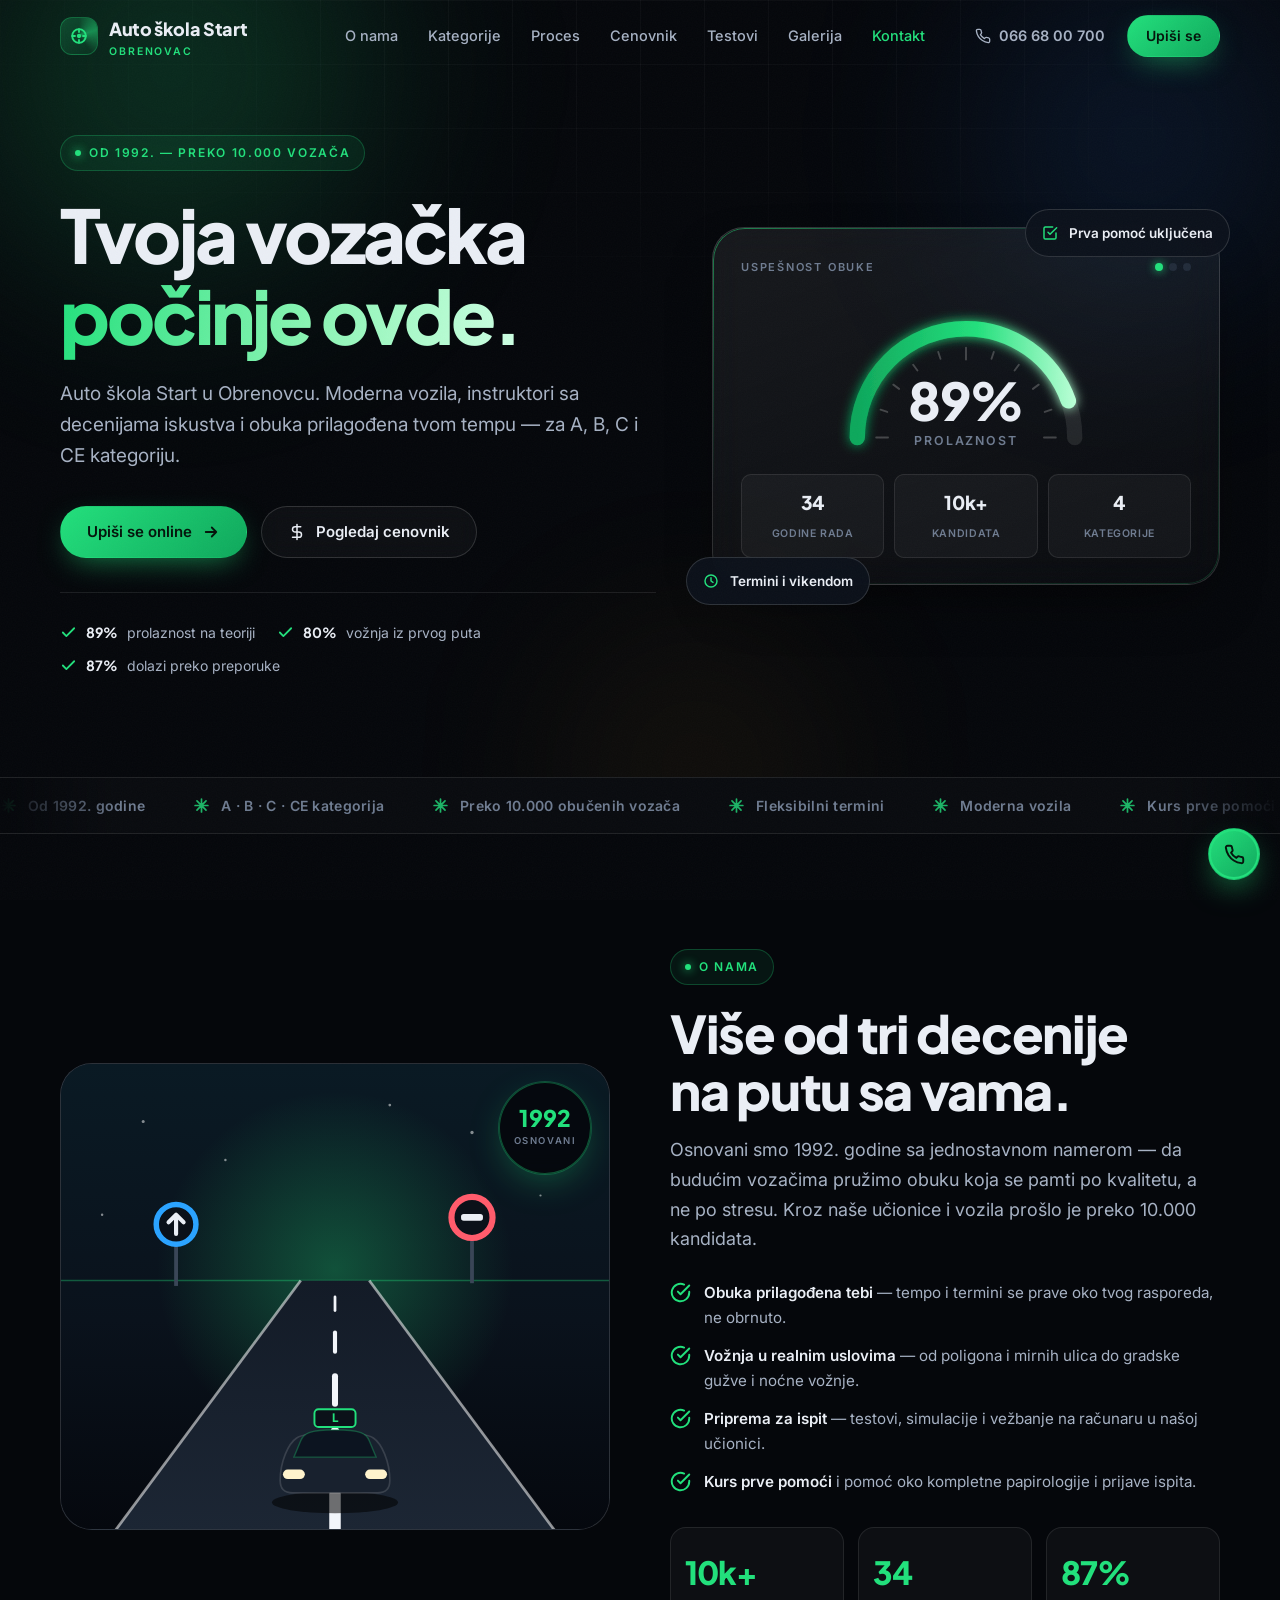
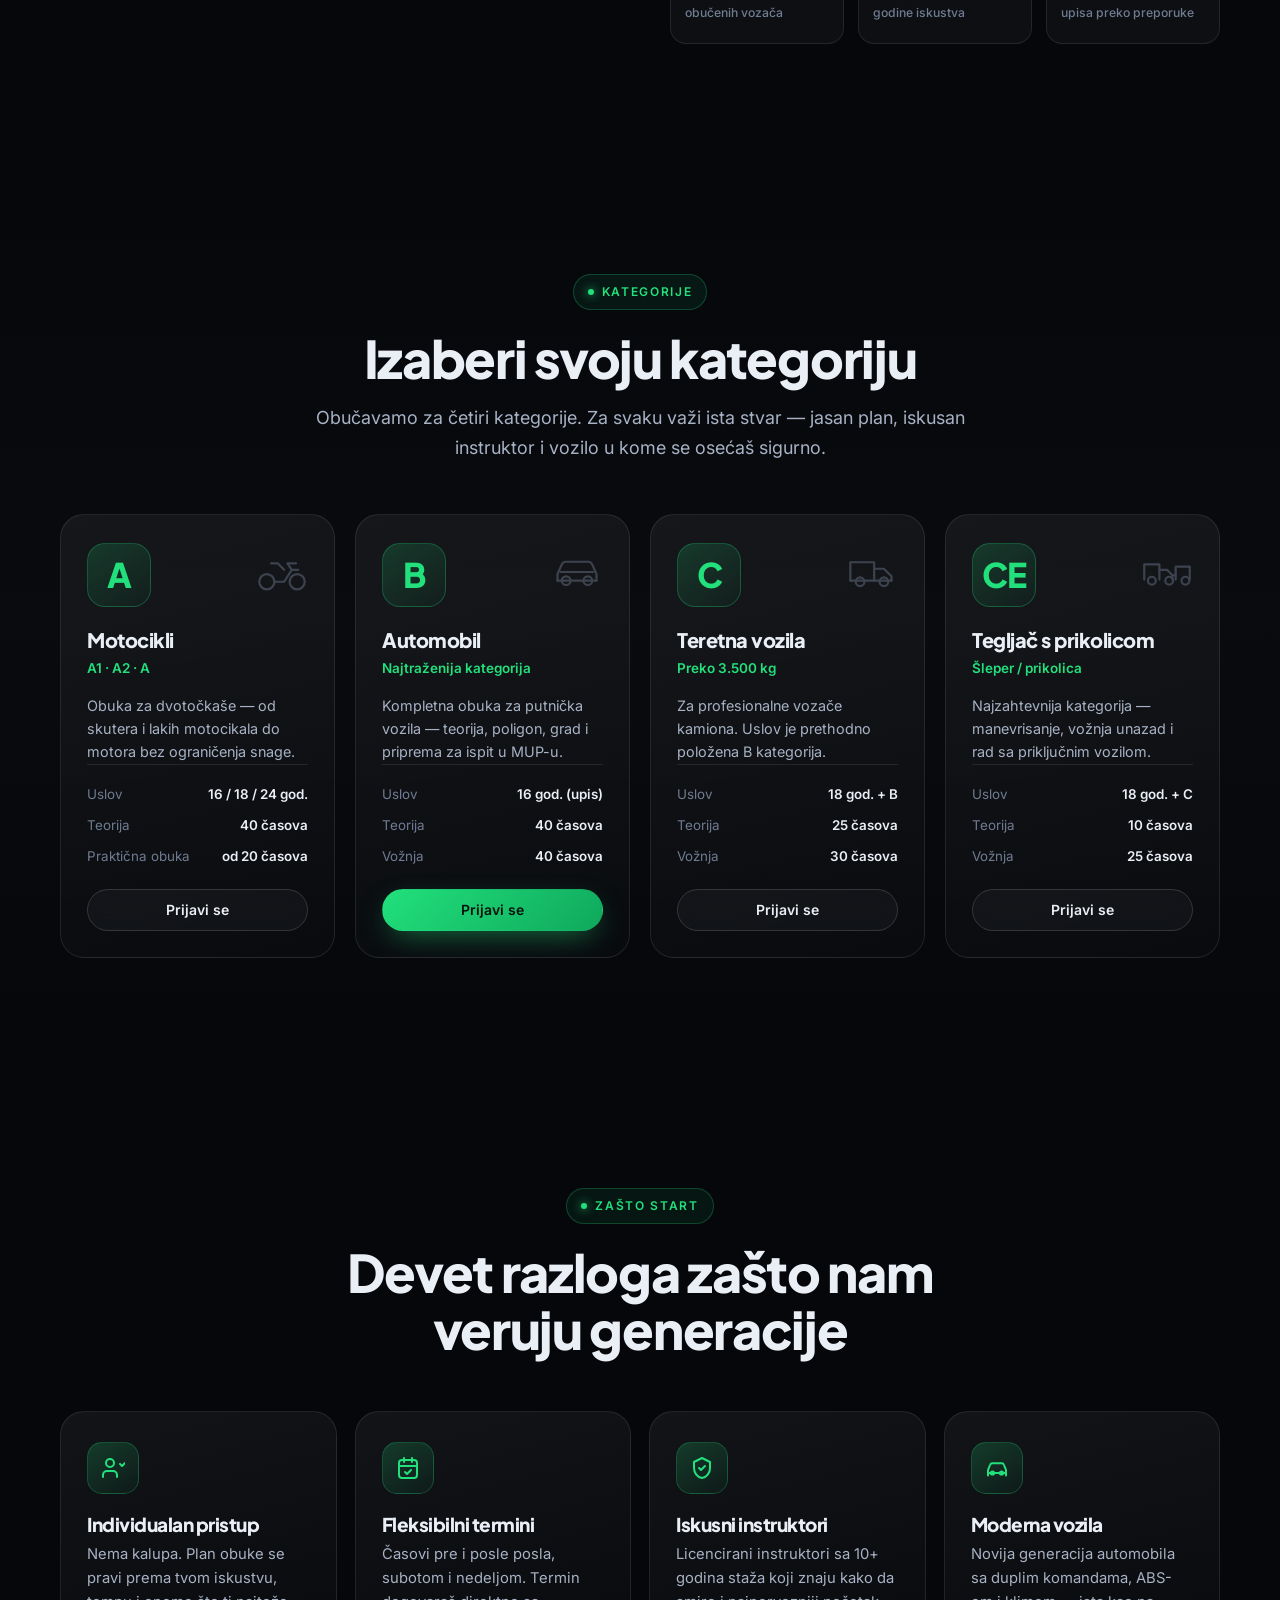
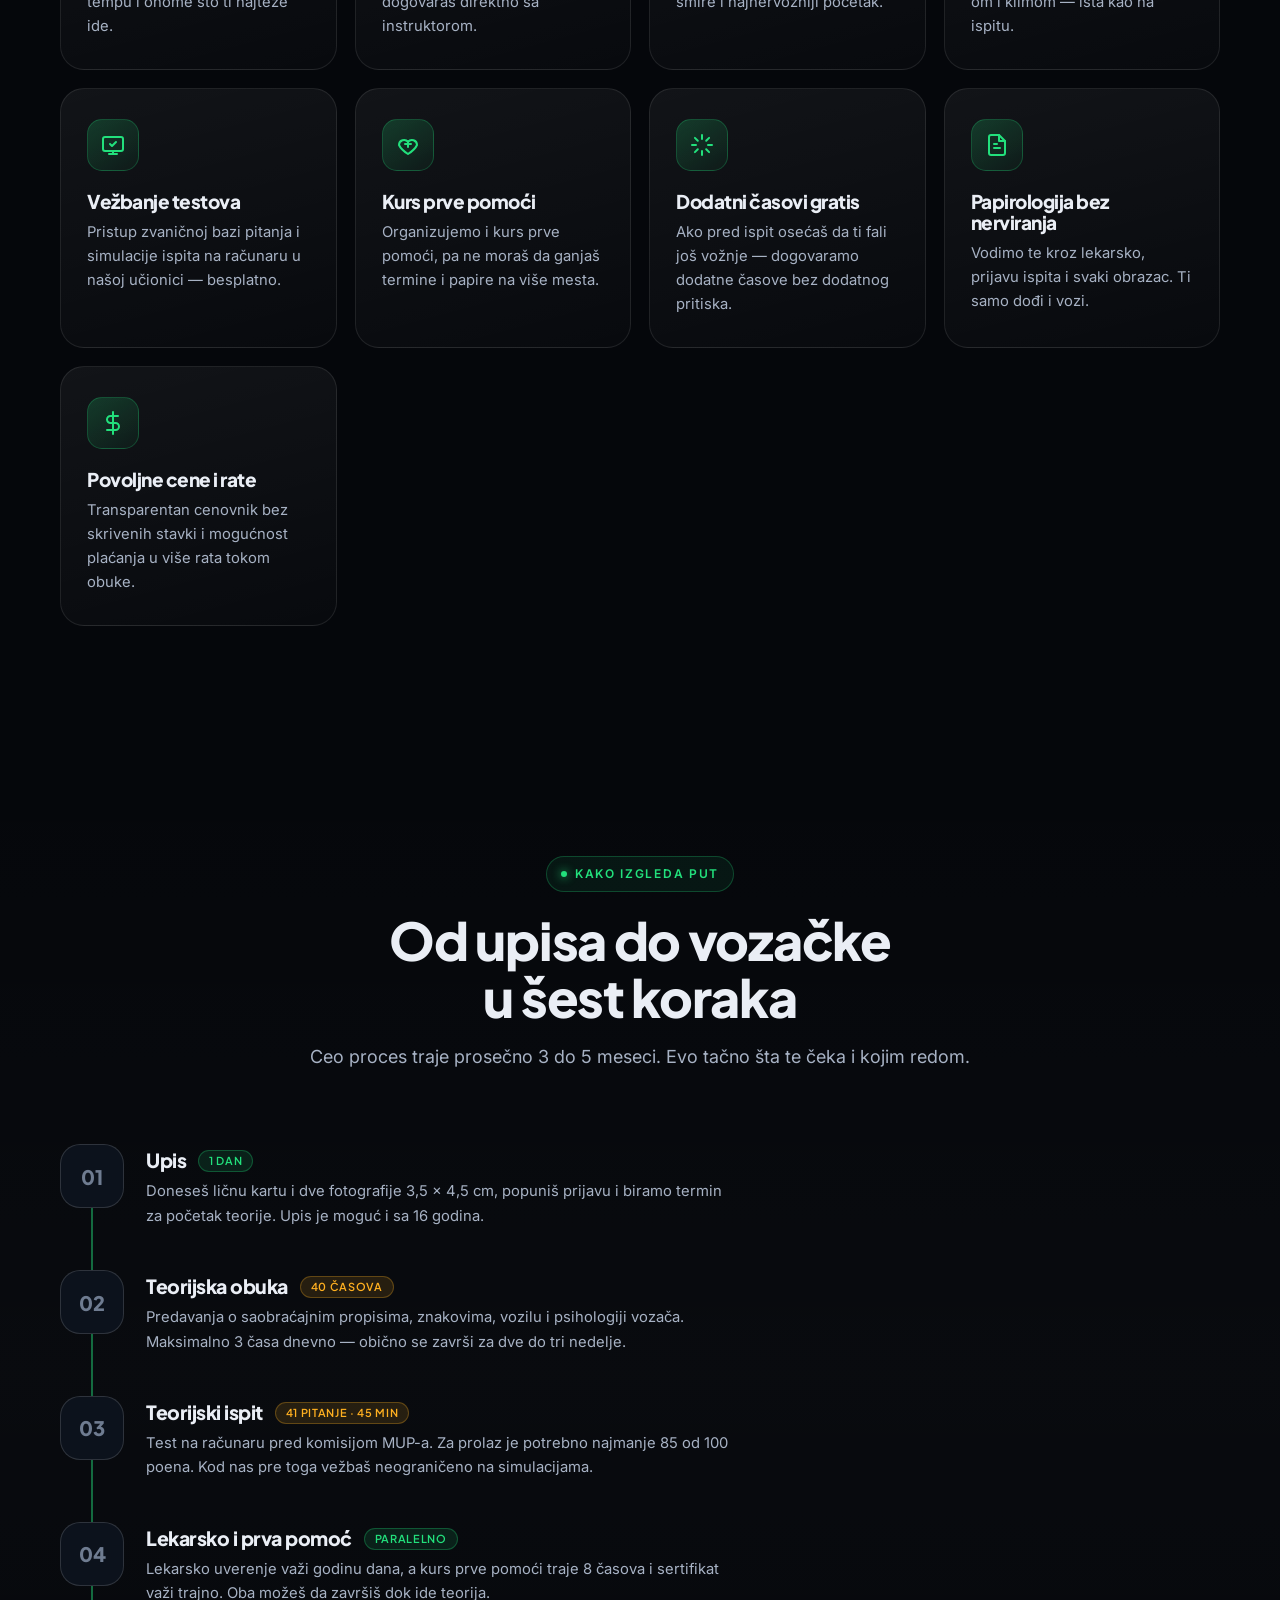
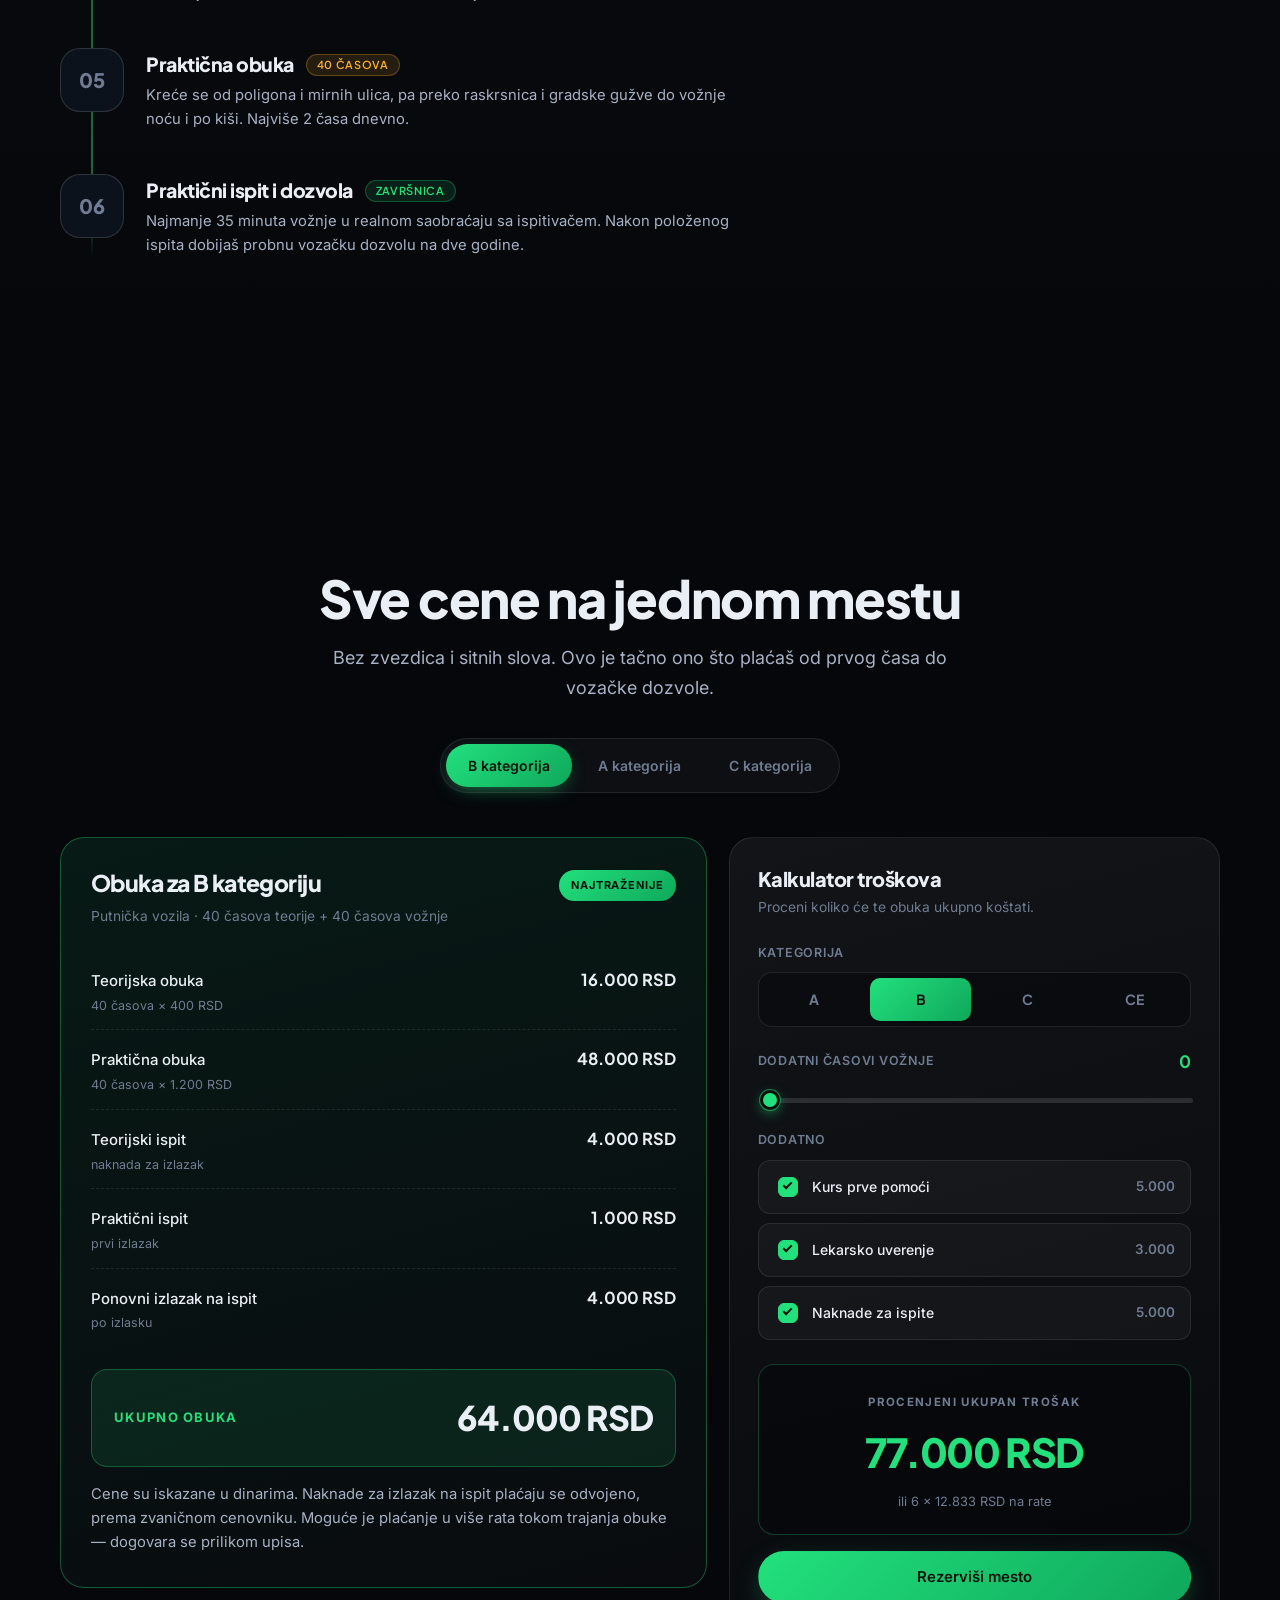
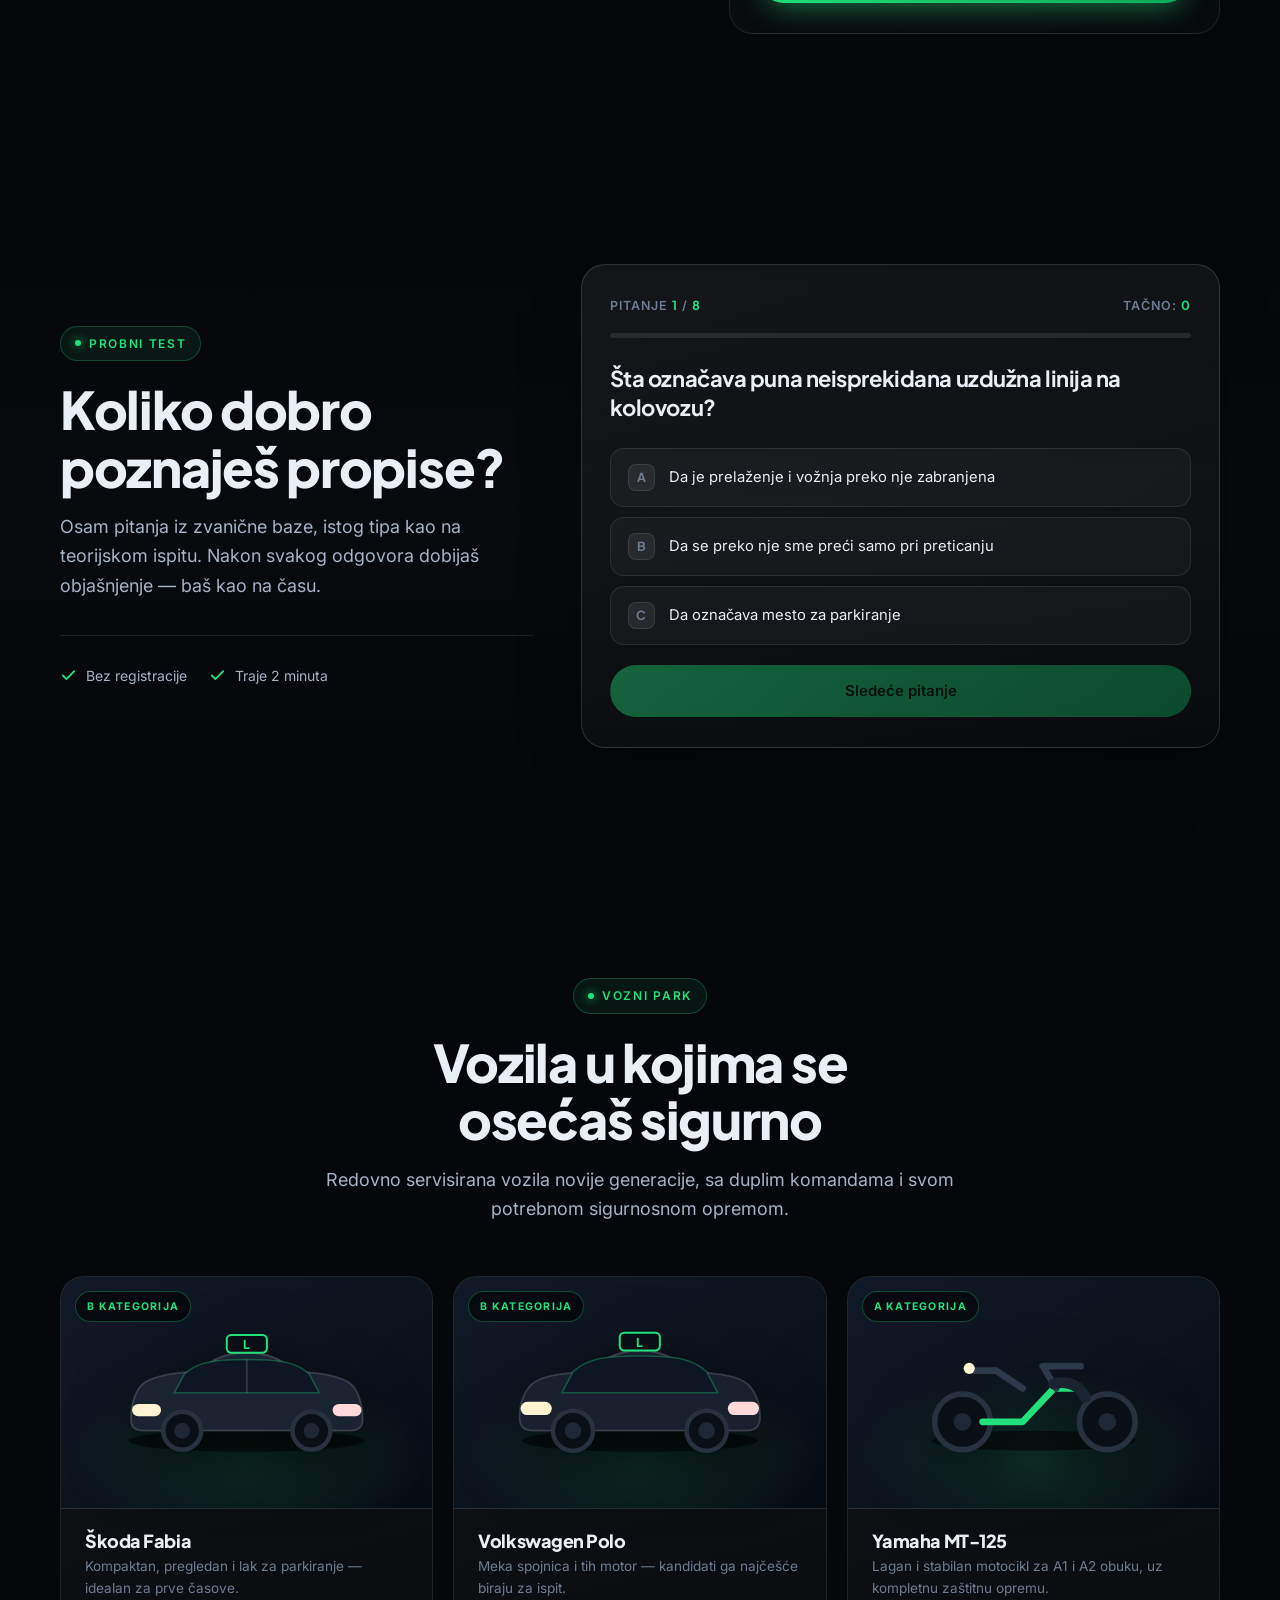
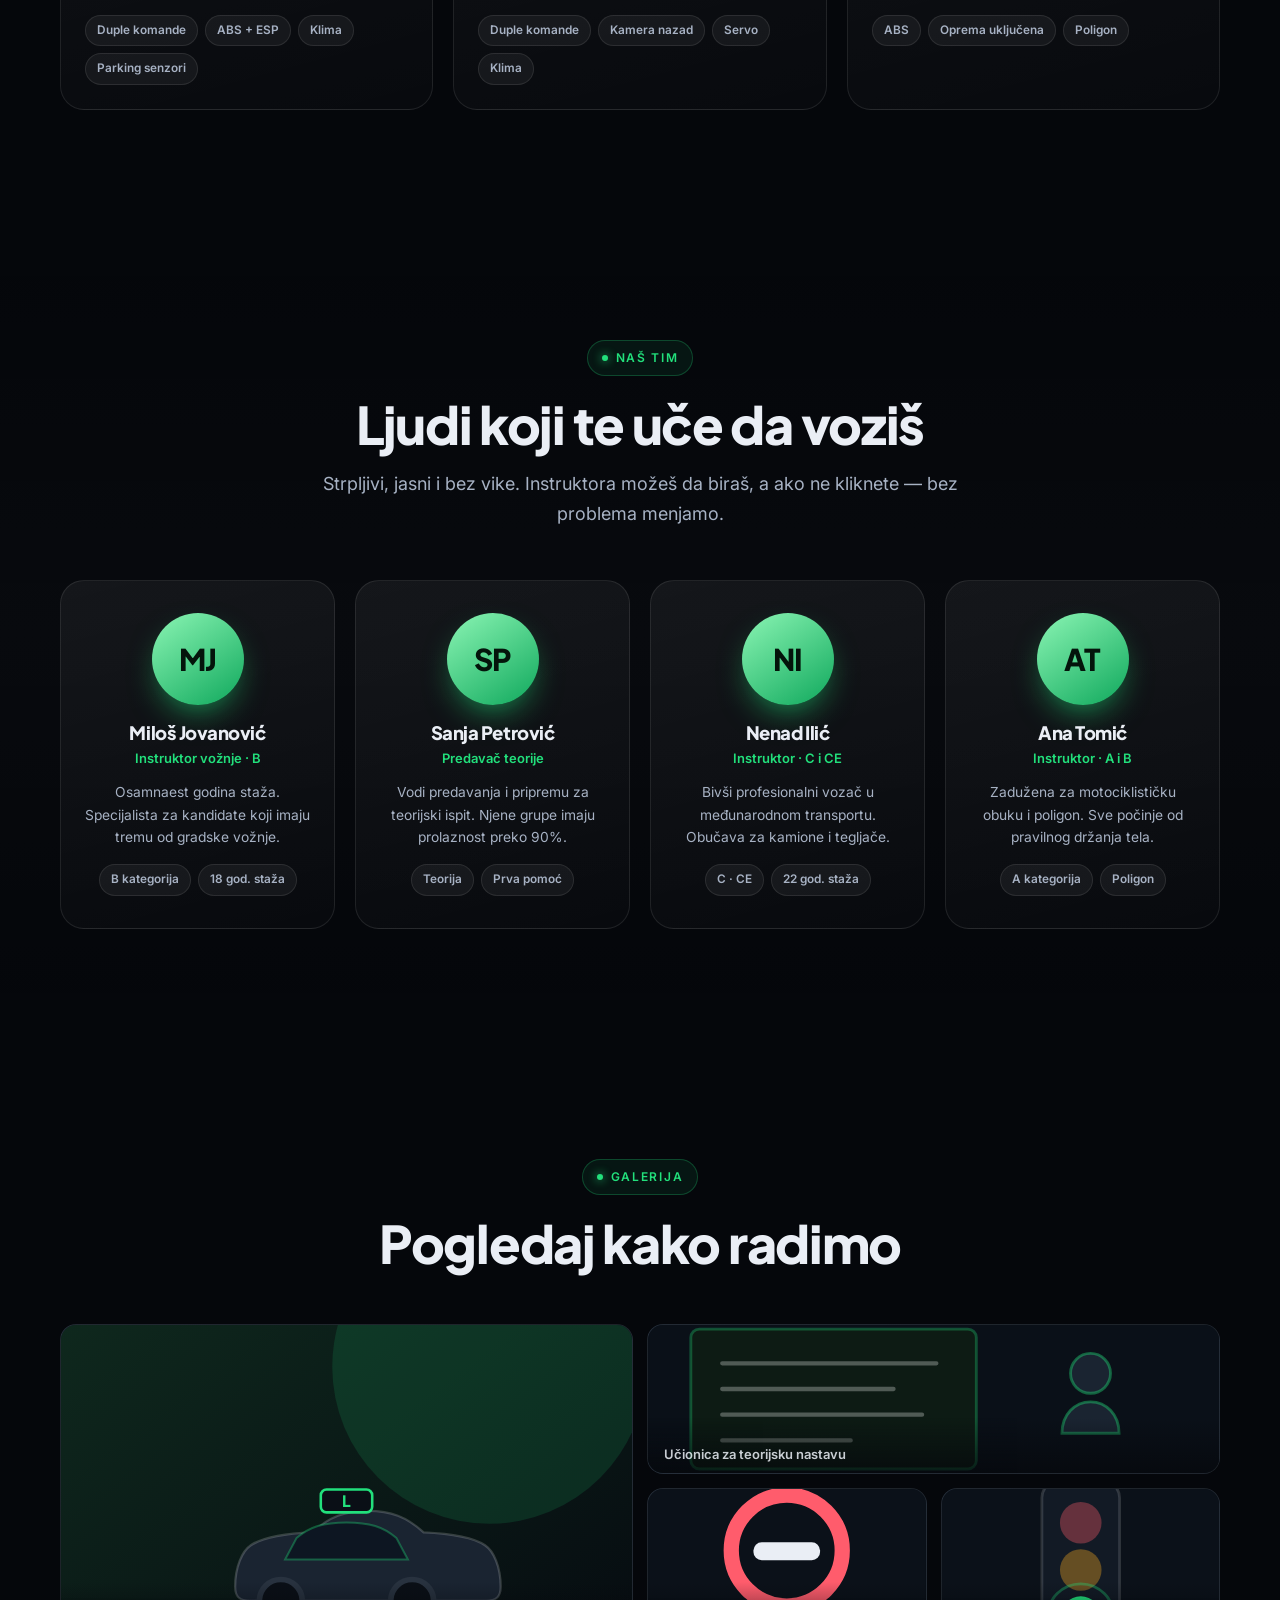
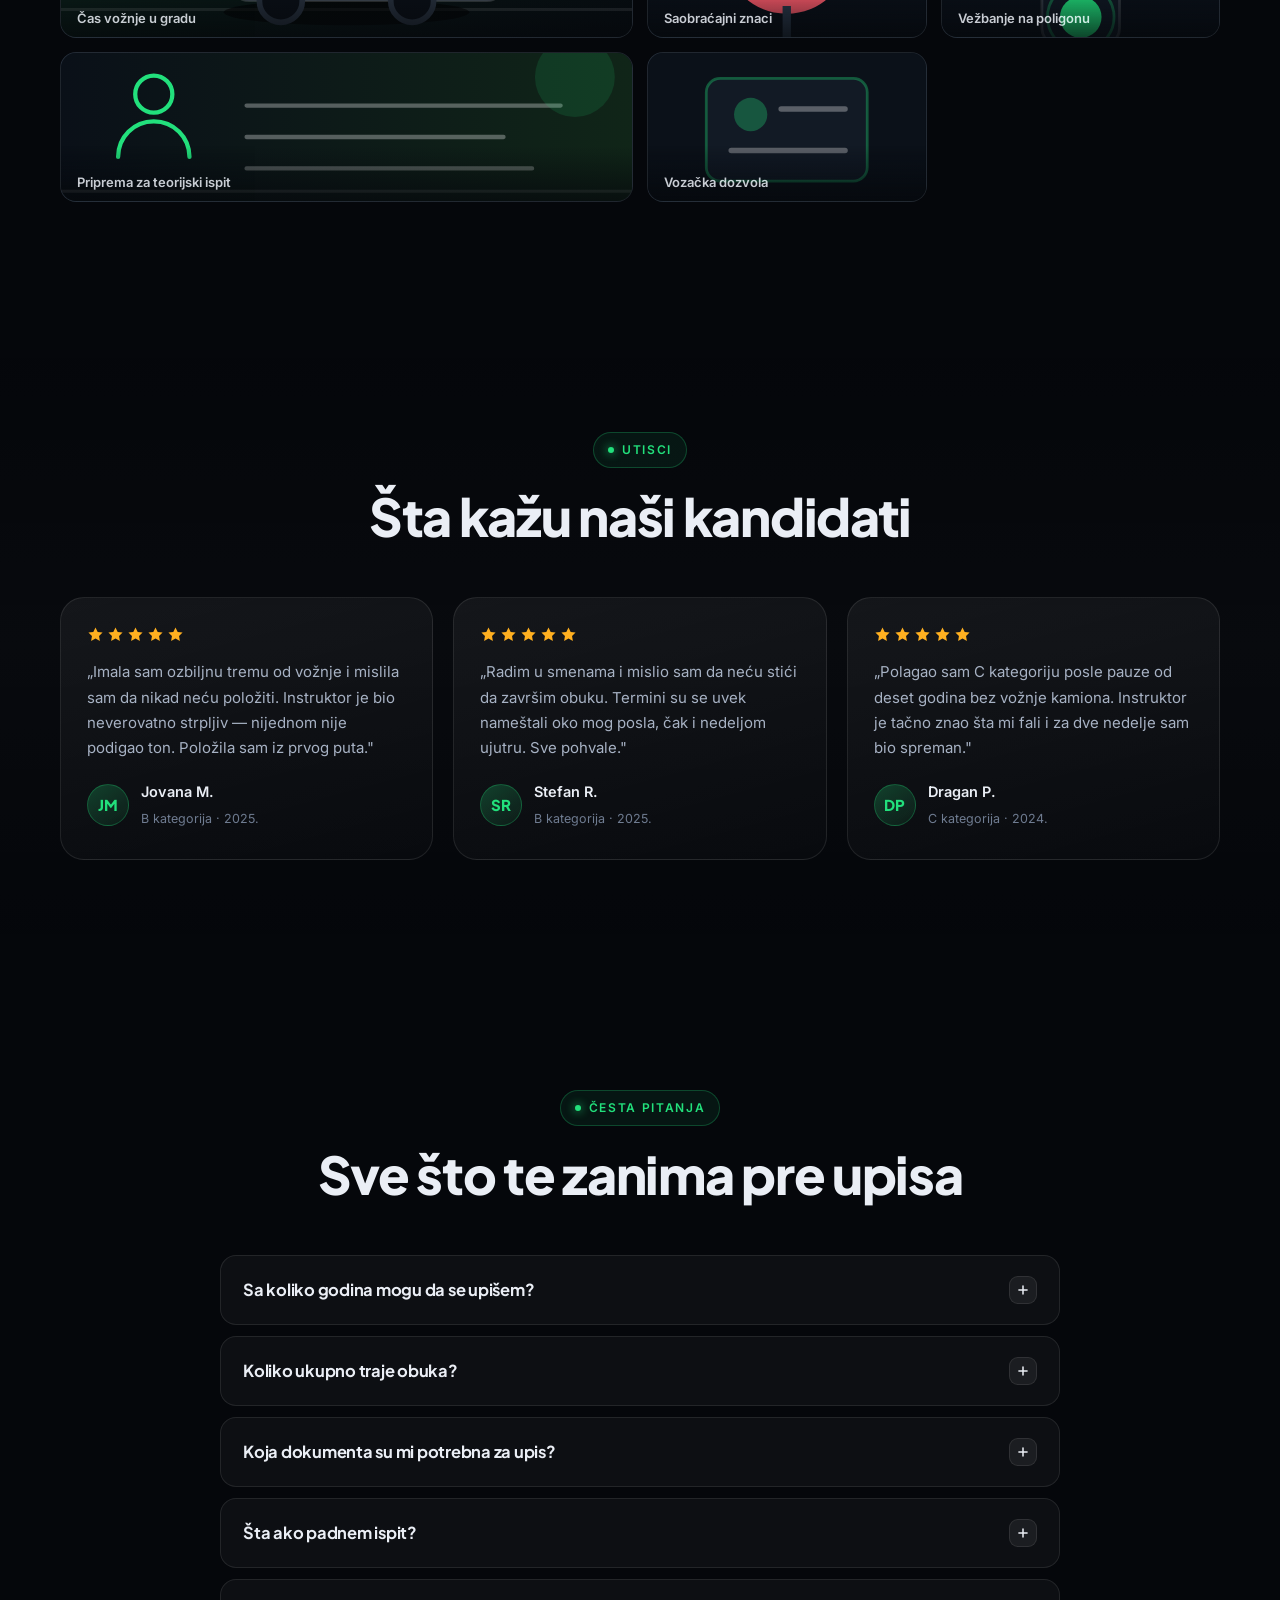
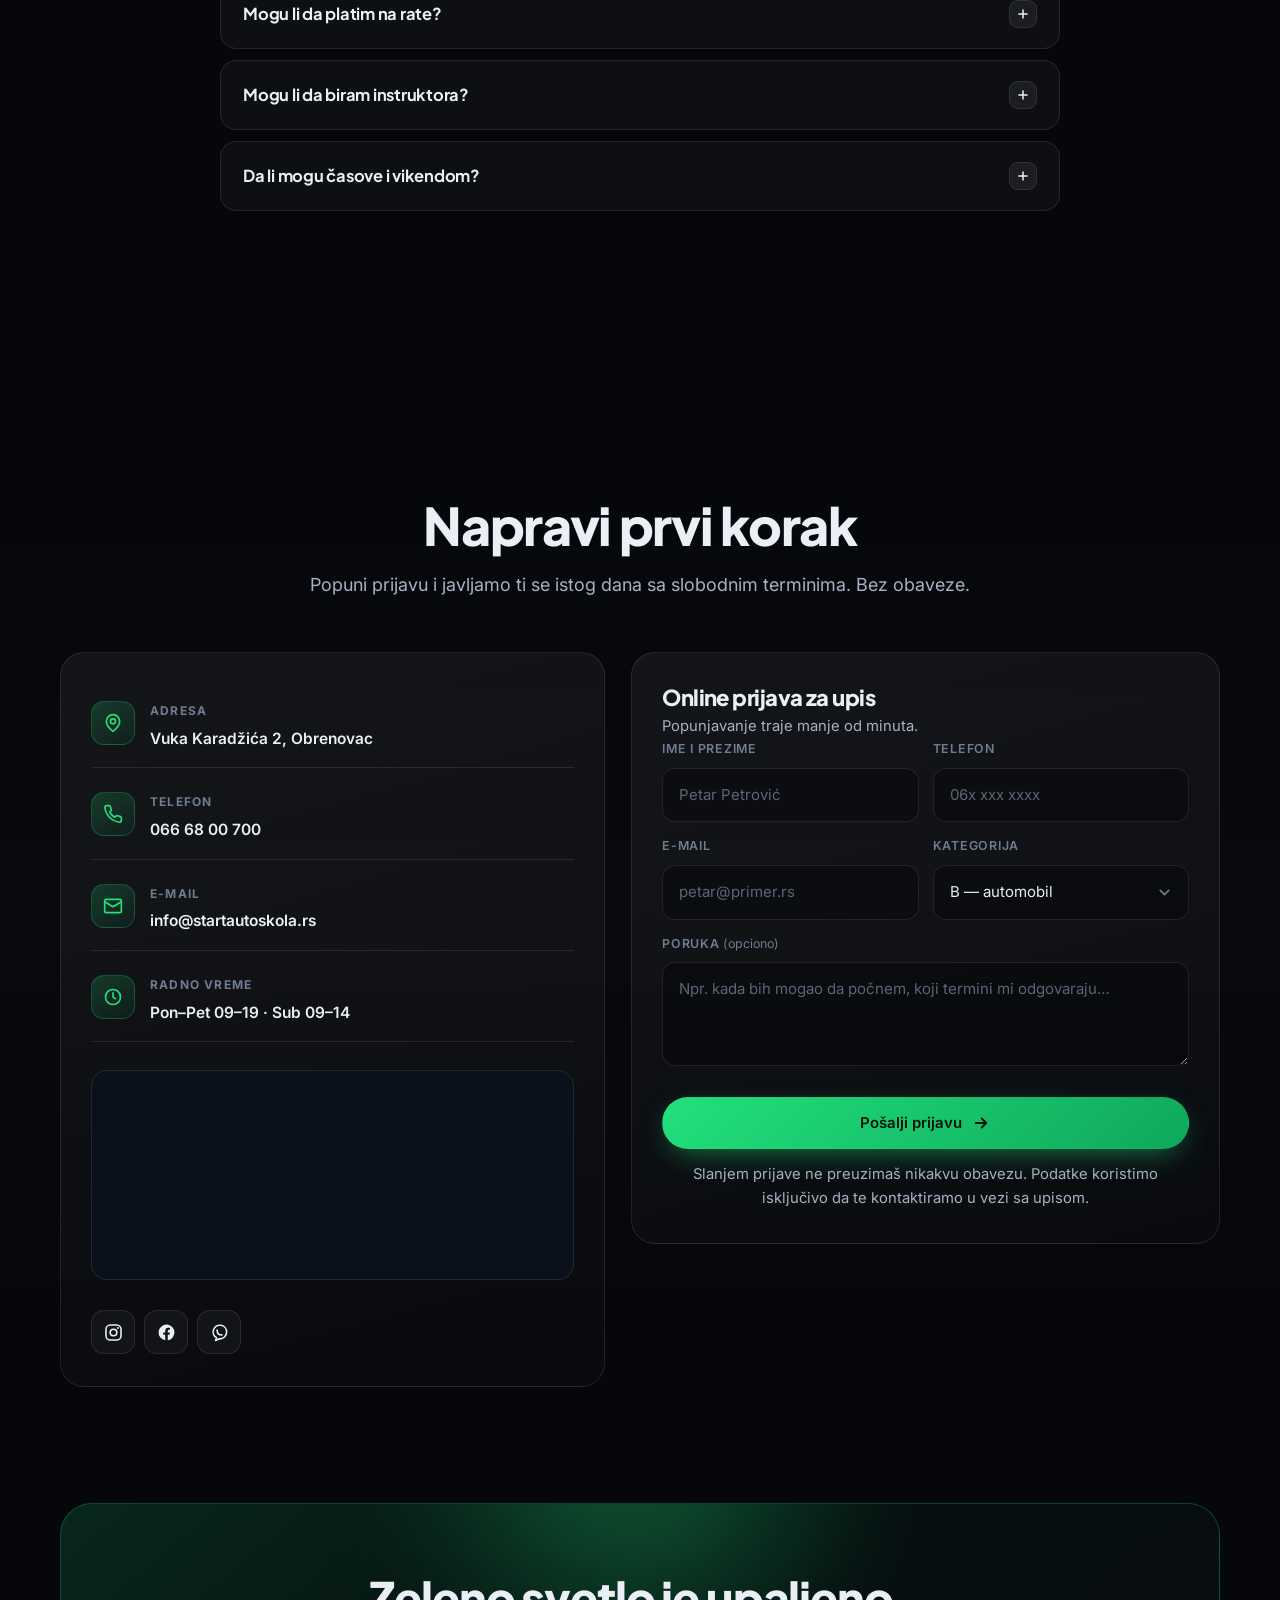
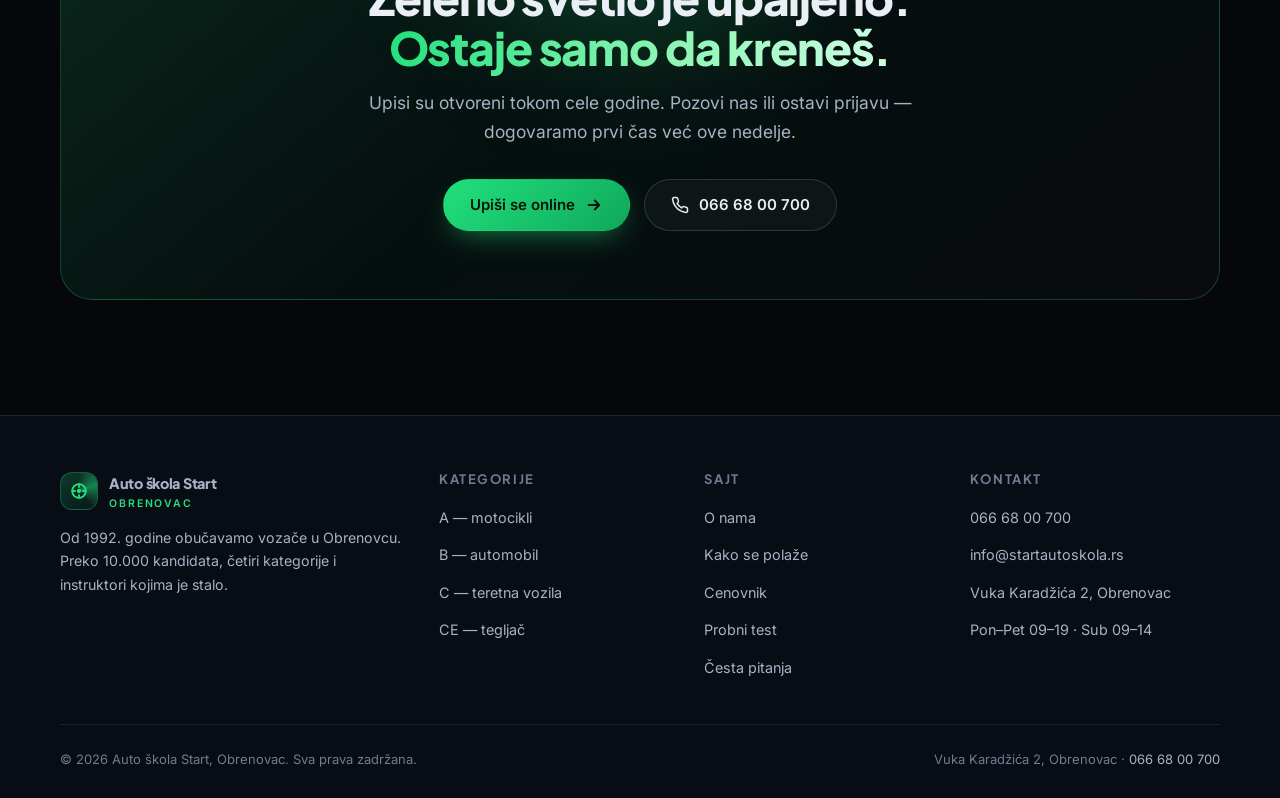
<file: index-staro.html>
<!DOCTYPE html>
<html lang="sr" data-theme="dark">
<head>
<meta charset="UTF-8">
<meta name="viewport" content="width=device-width, initial-scale=1, viewport-fit=cover">
<title>Auto škola Start Obrenovac — A, B, C i CE kategorija</title>
<meta name="description" content="Auto škola Start Obrenovac. Od 1992. godine. Moderna vozila, iskusni instruktori, fleksibilni termini. Obuka za A, B, C i CE kategoriju.">
<meta name="theme-color" content="#05070B">
<link rel="preconnect" href="https://fonts.googleapis.com">
<link rel="preconnect" href="https://fonts.gstatic.com" crossorigin>
<link href="https://fonts.googleapis.com/css2?family=Inter:wght@400;500;600;700&family=Plus+Jakarta+Sans:wght@600;700;800&display=swap&subset=latin,latin-ext" rel="stylesheet">
<link rel="icon" href="data:image/svg+xml,%3Csvg xmlns='http://www.w3.org/2000/svg' viewBox='0 0 32 32'%3E%3Crect width='32' height='32' rx='8' fill='%2305070B'/%3E%3Ccircle cx='16' cy='16' r='7' fill='none' stroke='%2322E07C' stroke-width='3'/%3E%3Ccircle cx='16' cy='16' r='2.5' fill='%2322E07C'/%3E%3C/svg%3E">
<style>
/* ============ TOKENS ============ */
:root{
  --bg:#05070B; --bg-2:#080C14; --bg-3:#0C121C;
  --surface:rgba(255,255,255,.035);
  --surface-2:rgba(255,255,255,.06);
  --line:rgba(255,255,255,.09);
  --line-2:rgba(255,255,255,.14);
  --txt:#EAEEF5; --txt-2:#A7B2C4; --txt-3:#6F7C91;
  --acc:#22E07C; --acc-2:#8BF5B4; --acc-3:#0FA85C;
  --amber:#FFB020;
  --danger:#FF5C6C;
  --glow:0 0 0 1px rgba(34,224,124,.25), 0 12px 40px -12px rgba(34,224,124,.45);
  --r-s:10px; --r-m:16px; --r-l:24px; --r-xl:32px;
  --shadow:0 24px 60px -24px rgba(0,0,0,.85);
  --ff:'Inter',ui-sans-serif,system-ui,-apple-system,'Segoe UI',sans-serif;
  --fd:'Plus Jakarta Sans','Inter',ui-sans-serif,system-ui,sans-serif;
  --ease:cubic-bezier(.22,1,.36,1);
  --maxw:1200px;
}
*,*::before,*::after{box-sizing:border-box}
html{scroll-behavior:smooth;-webkit-text-size-adjust:100%}
@media (prefers-reduced-motion:reduce){html{scroll-behavior:auto}
 *,*::before,*::after{animation-duration:.01ms!important;animation-iteration-count:1!important;transition-duration:.01ms!important}}
body{
  margin:0; background:var(--bg); color:var(--txt); font-family:var(--ff);
  font-size:16px; line-height:1.65; -webkit-font-smoothing:antialiased;
  overflow-x:hidden;
}
img{max-width:100%;display:block}
a{color:inherit;text-decoration:none}
button,input,select,textarea{font:inherit;color:inherit}
h1,h2,h3,h4{font-family:var(--fd);line-height:1.1;letter-spacing:-.025em;margin:0;font-weight:800}
p{margin:0}
::selection{background:rgba(34,224,124,.3);color:#fff}
:focus-visible{outline:2px solid var(--acc);outline-offset:3px;border-radius:6px}

/* scrollbar */
::-webkit-scrollbar{width:10px;height:10px}
::-webkit-scrollbar-track{background:var(--bg)}
::-webkit-scrollbar-thumb{background:#1c2430;border-radius:10px;border:2px solid var(--bg)}
::-webkit-scrollbar-thumb:hover{background:#2a3545}

/* ============ LAYOUT ============ */
.wrap{width:100%;max-width:var(--maxw);margin-inline:auto;padding-inline:20px}
section{position:relative}
.sec{padding-block:clamp(72px,9vw,132px)}
.eyebrow{
  display:inline-flex;align-items:center;gap:8px;font-size:12px;font-weight:600;
  letter-spacing:.14em;text-transform:uppercase;color:var(--acc);
  padding:7px 14px;border:1px solid rgba(34,224,124,.25);border-radius:100px;
  background:rgba(34,224,124,.07);
}
.eyebrow::before{content:"";width:6px;height:6px;border-radius:50%;background:var(--acc);box-shadow:0 0 10px var(--acc)}
h2.title{font-size:clamp(30px,4.6vw,52px);margin-top:20px}
.lead{color:var(--txt-2);font-size:clamp(15px,1.6vw,18px);max-width:62ch;margin-top:16px}
.center{text-align:center}
.center .lead{margin-inline:auto}
.grad{background:linear-gradient(100deg,var(--acc) 0%,var(--acc-2) 55%,#CFFFE4 100%);-webkit-background-clip:text;background-clip:text;color:transparent}

/* ============ DECOR ============ */
.mesh{position:absolute;inset:0;pointer-events:none;overflow:hidden;z-index:0}
.orb{position:absolute;border-radius:50%;filter:blur(90px);opacity:.5}
.grid-bg{
  position:absolute;inset:0;z-index:0;pointer-events:none;
  background-image:linear-gradient(rgba(255,255,255,.032) 1px,transparent 1px),linear-gradient(90deg,rgba(255,255,255,.032) 1px,transparent 1px);
  background-size:64px 64px;
  -webkit-mask-image:radial-gradient(ellipse 80% 60% at 50% 0%,#000 20%,transparent 75%);
  mask-image:radial-gradient(ellipse 80% 60% at 50% 0%,#000 20%,transparent 75%);
}
.noise{position:fixed;inset:0;z-index:9998;pointer-events:none;opacity:.028;
  background-image:url("data:image/svg+xml,%3Csvg xmlns='http://www.w3.org/2000/svg' width='200' height='200'%3E%3Cfilter id='n'%3E%3CfeTurbulence type='fractalNoise' baseFrequency='.8' numOctaves='3'/%3E%3C/filter%3E%3Crect width='200' height='200' filter='url(%23n)'/%3E%3C/svg%3E")}

/* ============ BUTTONS ============ */
.btn{
  --bh:52px;
  position:relative;display:inline-flex;align-items:center;justify-content:center;gap:10px;
  height:var(--bh);padding:0 26px;border-radius:100px;border:1px solid transparent;
  font-weight:600;font-size:15px;cursor:pointer;white-space:nowrap;
  transition:transform .35s var(--ease),box-shadow .35s var(--ease),background .25s,border-color .25s,color .25s;
  will-change:transform;
}
.btn svg{width:18px;height:18px;flex:none}
.btn-primary{background:linear-gradient(135deg,var(--acc),var(--acc-3));color:#04140B;box-shadow:0 10px 30px -10px rgba(34,224,124,.6)}
.btn-primary:hover{transform:translateY(-2px);box-shadow:0 18px 44px -12px rgba(34,224,124,.75)}
.btn-ghost{background:var(--surface);border-color:var(--line-2);color:var(--txt);backdrop-filter:blur(10px)}
.btn-ghost:hover{background:var(--surface-2);border-color:rgba(34,224,124,.45);transform:translateY(-2px)}
.btn-sm{--bh:42px;padding:0 18px;font-size:14px}
.btn:active{transform:translateY(0) scale(.98)}
.btn:disabled{opacity:.4;box-shadow:none;cursor:not-allowed;pointer-events:none}

/* ============ NAV ============ */
.progress{position:fixed;top:0;left:0;height:2px;width:0;z-index:1000;
  background:linear-gradient(90deg,var(--acc),var(--acc-2));box-shadow:0 0 12px rgba(34,224,124,.8)}
header.nav{
  position:fixed;top:0;left:0;right:0;z-index:900;
  transition:background .4s var(--ease),backdrop-filter .4s,border-color .4s,padding .4s var(--ease);
  border-bottom:1px solid transparent;padding-block:14px;
}
header.nav.stuck{background:rgba(5,7,11,.78);backdrop-filter:blur(18px) saturate(160%);border-bottom-color:var(--line);padding-block:8px}
.nav-in{display:flex;align-items:center;gap:24px}
.logo{display:flex;align-items:center;gap:11px;font-family:var(--fd);font-weight:800;font-size:18px;letter-spacing:-.02em;flex:none}
.logo-mark{
  width:38px;height:38px;border-radius:12px;display:grid;place-items:center;flex:none;
  background:linear-gradient(140deg,rgba(34,224,124,.22),rgba(34,224,124,.05));
  border:1px solid rgba(34,224,124,.3);position:relative;overflow:hidden;
}
.logo-mark::after{content:"";position:absolute;inset:-40%;background:conic-gradient(from 0deg,transparent,rgba(34,224,124,.5),transparent 40%);animation:spin 4s linear infinite}
@keyframes spin{to{transform:rotate(1turn)}}
.logo-mark svg{position:relative;z-index:1;width:20px;height:20px}
.logo small{display:block;font-family:var(--ff);font-size:10.5px;font-weight:600;letter-spacing:.18em;color:var(--acc);text-transform:uppercase;line-height:1;margin-top:3px}
.nav-links{display:flex;align-items:center;gap:2px;margin-left:auto}
.nav-links a{
  position:relative;padding:9px 14px;border-radius:100px;font-size:14.5px;font-weight:500;color:var(--txt-2);
  transition:color .25s,background .25s;
}
.nav-links a:hover{color:var(--txt);background:var(--surface)}
.nav-links a.active{color:var(--acc)}
.nav-cta{display:flex;align-items:center;gap:10px;flex:none}
.nav-phone{display:flex;align-items:center;gap:8px;font-weight:600;font-size:14.5px;color:var(--txt-2);padding:9px 12px;border-radius:100px;transition:.25s}
.nav-phone:hover{color:var(--acc);background:var(--surface)}
.nav-phone svg{width:16px;height:16px}
.burger{display:none;width:44px;height:44px;border-radius:12px;background:var(--surface);border:1px solid var(--line);align-items:center;justify-content:center;cursor:pointer}
.burger span{display:block;width:18px;height:1.8px;background:var(--txt);border-radius:2px;position:relative;transition:.35s var(--ease)}
.burger span::before,.burger span::after{content:"";position:absolute;left:0;width:18px;height:1.8px;background:var(--txt);border-radius:2px;transition:.35s var(--ease)}
.burger span::before{top:-6px}.burger span::after{top:6px}
.burger.on span{background:transparent}
.burger.on span::before{top:0;transform:rotate(45deg)}
.burger.on span::after{top:0;transform:rotate(-45deg)}
.mob{
  position:fixed;inset:0;z-index:899;background:rgba(5,7,11,.97);backdrop-filter:blur(20px);
  display:flex;flex-direction:column;justify-content:center;gap:6px;padding:90px 24px 40px;
  opacity:0;visibility:hidden;transform:translateY(-12px);transition:.4s var(--ease);
}
.mob.on{opacity:1;visibility:visible;transform:none}
.mob a{font-family:var(--fd);font-size:26px;font-weight:700;padding:10px 0;border-bottom:1px solid var(--line);color:var(--txt-2);transition:.25s}
.mob a:hover,.mob a:focus{color:var(--acc);padding-left:10px}
.mob a.btn{margin-top:24px;width:100%;font-family:var(--ff);font-size:15.5px;font-weight:600;color:#04140B;border-bottom:0;padding:0 26px}
.mob a.btn:hover{padding-left:26px;color:#04140B}
.mob .mob-tel{margin-top:14px;font-family:var(--ff);font-size:15px;font-weight:600;color:var(--acc);border-bottom:0;text-align:center;padding:0}
.mob .mob-tel:hover{padding-left:0}
@media(max-width:1080px){.nav-links,.nav-phone{display:none}.burger{display:flex}}
@media(max-width:560px){.nav-in{gap:12px}.logo{font-size:16px}.logo-mark{width:34px;height:34px;border-radius:10px}.logo small{font-size:9.5px;letter-spacing:.14em}.nav-cta .btn{display:none}.wrap{padding-inline:18px}}

/* ============ HERO ============ */
.hero{position:relative;padding-top:clamp(120px,15vh,170px);padding-bottom:clamp(60px,8vw,100px);overflow:hidden}
.hero .orb.o1{width:620px;height:620px;top:-240px;left:-140px;background:radial-gradient(circle,rgba(34,224,124,.5),transparent 68%)}
.hero .orb.o2{width:520px;height:520px;top:-120px;right:-120px;background:radial-gradient(circle,rgba(45,130,255,.32),transparent 68%)}
.hero .orb.o3{width:420px;height:420px;bottom:-200px;left:38%;background:radial-gradient(circle,rgba(255,176,32,.18),transparent 70%)}
.hero-grid{position:relative;z-index:2;display:grid;grid-template-columns:1.08fr .92fr;gap:56px;align-items:center}
@media(max-width:980px){.hero-grid{grid-template-columns:1fr;gap:44px}}
.hero h1{font-size:clamp(38px,6.4vw,74px);margin-top:22px;letter-spacing:-.038em}
.hero .lead{font-size:clamp(16px,1.8vw,19px);margin-top:22px;max-width:54ch}
.hero-cta{display:flex;flex-wrap:wrap;gap:14px;margin-top:34px}
.hero-trust{display:flex;flex-wrap:wrap;gap:10px 22px;margin-top:34px;padding-top:28px;border-top:1px solid var(--line)}
@media(max-width:560px){.eyebrow{font-size:11px;padding:6px 12px;letter-spacing:.1em}.hero-cta .btn{flex:1 1 100%}}
.trust-i{display:flex;align-items:center;gap:9px;font-size:14px;color:var(--txt-2)}
.trust-i b{color:var(--txt);font-weight:700;font-family:var(--fd)}
.trust-i svg{width:17px;height:17px;color:var(--acc);flex:none}

/* hero visual */
.hero-vis{position:relative;perspective:1400px}
.dash{
  position:relative;border-radius:var(--r-xl);padding:30px 28px 26px;
  background:linear-gradient(160deg,rgba(255,255,255,.075),rgba(255,255,255,.018));
  border:1px solid var(--line-2);box-shadow:var(--shadow);backdrop-filter:blur(16px);
  transform-style:preserve-3d;transition:transform .6s var(--ease);
}
.dash::before{content:"";position:absolute;inset:0;border-radius:inherit;padding:1px;
  background:linear-gradient(150deg,rgba(34,224,124,.55),transparent 40%,transparent 60%,rgba(34,224,124,.2));
  -webkit-mask:linear-gradient(#000 0 0) content-box,linear-gradient(#000 0 0);
  -webkit-mask-composite:xor;mask-composite:exclude;pointer-events:none}
.dash-top{display:flex;align-items:center;justify-content:space-between;margin-bottom:22px}
.dash-top span{font-size:11px;letter-spacing:.16em;text-transform:uppercase;color:var(--txt-3);font-weight:600}
.dots{display:flex;gap:6px}
.dots i{width:8px;height:8px;border-radius:50%;background:#222c3a}
.dots i:first-child{background:var(--acc);box-shadow:0 0 10px var(--acc)}
.gauge{display:grid;place-items:center;margin-bottom:8px}
.gauge svg{width:100%;max-width:260px;height:auto;overflow:visible}
.gauge-val{font-family:var(--fd);font-size:44px;font-weight:800;line-height:1;letter-spacing:-.03em}
.gauge-lbl{font-size:12px;color:var(--txt-3);letter-spacing:.14em;text-transform:uppercase;font-weight:600;margin-top:6px}
.dash-stats{display:grid;grid-template-columns:repeat(3,1fr);gap:10px;margin-top:20px}
.ds{background:rgba(255,255,255,.04);border:1px solid var(--line);border-radius:var(--r-s);padding:12px 10px;text-align:center}
.ds b{display:block;font-family:var(--fd);font-size:19px;font-weight:800;letter-spacing:-.02em}
.ds span{font-size:10.5px;color:var(--txt-3);letter-spacing:.06em;text-transform:uppercase;font-weight:600}
.float-card{
  position:absolute;display:flex;align-items:center;gap:11px;padding:12px 16px;border-radius:100px;
  background:rgba(12,18,28,.92);border:1px solid var(--line-2);box-shadow:var(--shadow);
  backdrop-filter:blur(12px);font-size:13.5px;font-weight:600;white-space:nowrap;z-index:3;
}
.float-card svg{width:16px;height:16px;color:var(--acc)}
.fc1{top:-18px;right:-10px;animation:fl 6s ease-in-out infinite}
.fc2{bottom:-20px;left:-26px;animation:fl 6s ease-in-out infinite 1.4s}
@keyframes fl{0%,100%{transform:translateY(0)}50%{transform:translateY(-11px)}}
@media(max-width:520px){.fc1{right:-2px;top:-12px;font-size:11.5px;padding:9px 12px}.fc2{left:-2px;bottom:-16px;font-size:11.5px;padding:9px 12px}}

/* marquee */
.marq{border-block:1px solid var(--line);background:rgba(255,255,255,.018);overflow:hidden;padding-block:16px;position:relative;z-index:2}
.marq::before,.marq::after{content:"";position:absolute;top:0;bottom:0;width:120px;z-index:2;pointer-events:none}
.marq::before{left:0;background:linear-gradient(90deg,var(--bg),transparent)}
.marq::after{right:0;background:linear-gradient(270deg,var(--bg),transparent)}
.marq-t{display:flex;gap:48px;width:max-content;animation:slide 32s linear infinite}
.marq:hover .marq-t{animation-play-state:paused}
@keyframes slide{to{transform:translateX(-50%)}}
.marq-i{display:flex;align-items:center;gap:11px;font-size:14px;font-weight:600;color:var(--txt-3);letter-spacing:.02em;white-space:nowrap}
.marq-i svg{width:17px;height:17px;color:var(--acc);opacity:.8}

/* ============ CARDS / GLASS ============ */
.card{
  position:relative;border-radius:var(--r-l);padding:30px 26px;
  background:linear-gradient(165deg,rgba(255,255,255,.055),rgba(255,255,255,.015));
  border:1px solid var(--line);transition:transform .45s var(--ease),border-color .35s,background .35s,box-shadow .45s var(--ease);
  overflow:hidden;
}
.card::after{content:"";position:absolute;inset:0;border-radius:inherit;opacity:0;transition:opacity .45s;
  background:radial-gradient(420px circle at var(--mx,50%) var(--my,0%),rgba(34,224,124,.13),transparent 55%);pointer-events:none}
.card:hover{transform:translateY(-5px);border-color:rgba(34,224,124,.32);box-shadow:0 28px 60px -30px rgba(0,0,0,.9)}
.card:hover::after{opacity:1}
.ico{
  width:52px;height:52px;border-radius:15px;display:grid;place-items:center;margin-bottom:20px;
  background:linear-gradient(145deg,rgba(34,224,124,.2),rgba(34,224,124,.045));
  border:1px solid rgba(34,224,124,.24);color:var(--acc);flex:none;transition:.4s var(--ease);
}
.card:hover .ico{transform:scale(1.06) rotate(-4deg);box-shadow:0 0 28px -8px rgba(34,224,124,.7)}
.ico svg{width:24px;height:24px}
.card h3{font-size:19px;margin-bottom:9px}
.card p{color:var(--txt-2);font-size:14.8px;line-height:1.62}

/* ============ O NAMA ============ */
.about{display:grid;grid-template-columns:1fr 1fr;gap:60px;align-items:center}
@media(max-width:900px){.about{grid-template-columns:1fr;gap:40px}}
.about-vis{position:relative;aspect-ratio:4/3.4;border-radius:var(--r-xl);overflow:hidden;border:1px solid var(--line-2);
  background:linear-gradient(150deg,#0D1622,#070B12)}
.road{position:absolute;inset:0}
.badge-est{
  position:absolute;right:18px;top:18px;z-index:4;display:flex;flex-direction:column;align-items:center;justify-content:center;
  width:92px;height:92px;border-radius:50%;background:rgba(5,7,11,.85);border:1px solid rgba(34,224,124,.35);
  backdrop-filter:blur(10px);box-shadow:var(--glow);
}
.badge-est b{font-family:var(--fd);font-size:23px;font-weight:800;color:var(--acc);line-height:1}
.badge-est span{font-size:9.5px;letter-spacing:.16em;text-transform:uppercase;color:var(--txt-3);font-weight:600;margin-top:4px}
.about ul{list-style:none;padding:0;margin:26px 0 0;display:grid;gap:13px}
.about li{display:flex;gap:13px;align-items:flex-start;font-size:15.2px;color:var(--txt-2)}
.about li svg{width:21px;height:21px;color:var(--acc);flex:none;margin-top:2px}
.about li b{color:var(--txt);font-weight:600}
.mini-stats{display:grid;grid-template-columns:repeat(3,1fr);gap:14px;margin-top:32px}
.mini-stats div{padding:18px 14px;border-radius:var(--r-m);background:var(--surface);border:1px solid var(--line)}
.mini-stats b{display:block;font-family:var(--fd);font-size:clamp(24px,3.4vw,32px);font-weight:800;letter-spacing:-.03em;color:var(--acc)}
.mini-stats span{font-size:12.2px;color:var(--txt-3);font-weight:500}

/* ============ KATEGORIJE ============ */
.cats{display:grid;grid-template-columns:repeat(auto-fit,minmax(258px,1fr));gap:20px;margin-top:52px}
.cat{padding:28px 26px 26px;display:flex;flex-direction:column}
.cat .cat-meta{margin-top:auto}
.cat-top{display:flex;align-items:center;justify-content:space-between;margin-bottom:22px}
.cat-letter{
  font-family:var(--fd);font-size:34px;font-weight:800;letter-spacing:-.04em;
  width:64px;height:64px;border-radius:18px;display:grid;place-items:center;
  background:linear-gradient(145deg,rgba(34,224,124,.18),rgba(34,224,124,.04));
  border:1px solid rgba(34,224,124,.26);color:var(--acc);transition:.4s var(--ease);
}
.cat:hover .cat-letter{transform:rotate(-6deg) scale(1.05);box-shadow:0 0 32px -10px rgba(34,224,124,.8)}
.cat-veh{color:var(--txt-3);opacity:.45;transition:.4s}
.cat:hover .cat-veh{opacity:.9;color:var(--acc)}
.cat-veh svg{width:52px;height:52px}
.cat h3{font-size:20px;margin-bottom:6px}
.cat .sub{font-size:13.5px;color:var(--acc);font-weight:600;margin-bottom:14px}
.cat p{font-size:14.4px;color:var(--txt-2);min-height:44px}
.cat-meta{display:grid;gap:9px;margin:20px 0 22px;padding-top:18px;border-top:1px solid var(--line)}
.cat-meta div{display:flex;justify-content:space-between;font-size:13.4px}
.cat-meta span{color:var(--txt-3)}
.cat-meta b{font-weight:600;color:var(--txt)}
.cat .btn{width:100%}

/* ============ PREDNOSTI ============ */
.feats{display:grid;grid-template-columns:repeat(auto-fit,minmax(268px,1fr));gap:18px;margin-top:52px}

/* ============ PROCES ============ */
.steps{position:relative;margin-top:56px;display:grid;gap:0}
.steps::before{content:"";position:absolute;left:31px;top:26px;bottom:26px;width:2px;
  background:linear-gradient(180deg,transparent,rgba(34,224,124,.45) 8%,rgba(34,224,124,.45) 92%,transparent);}
.step{display:grid;grid-template-columns:64px 1fr;gap:22px;padding-block:16px;position:relative}
.step-n{
  width:64px;height:64px;border-radius:20px;display:grid;place-items:center;position:relative;z-index:2;
  background:var(--bg-3);border:1px solid var(--line-2);font-family:var(--fd);font-weight:800;font-size:20px;
  color:var(--txt-3);transition:.45s var(--ease);
}
.step.act .step-n{background:linear-gradient(145deg,rgba(34,224,124,.22),rgba(34,224,124,.05));border-color:rgba(34,224,124,.45);color:var(--acc);box-shadow:0 0 30px -10px rgba(34,224,124,.8)}
.step-body{padding:6px 0 10px}
.step-body h3{font-size:19.5px;margin-bottom:7px;display:flex;align-items:center;gap:12px;flex-wrap:wrap}
.tag{font-size:11px;font-weight:600;letter-spacing:.06em;text-transform:uppercase;padding:4px 10px;border-radius:100px;
  background:rgba(255,176,32,.12);border:1px solid rgba(255,176,32,.28);color:var(--amber)}
.tag.g{background:rgba(34,224,124,.11);border-color:rgba(34,224,124,.28);color:var(--acc)}
.step-body p{color:var(--txt-2);font-size:14.8px;max-width:66ch}
@media(max-width:620px){.steps::before{left:23px}.step{grid-template-columns:48px 1fr;gap:16px}.step-n{width:48px;height:48px;border-radius:15px;font-size:17px}}

/* ============ CENOVNIK ============ */
.tabs{display:inline-flex;gap:4px;padding:5px;border-radius:100px;background:var(--surface);border:1px solid var(--line);margin:36px auto 0}
.tabs button{
  border:0;background:transparent;padding:10px 22px;border-radius:100px;font-size:14px;font-weight:600;
  color:var(--txt-3);cursor:pointer;transition:.3s var(--ease)
}
.tabs button[aria-selected="true"]{background:linear-gradient(135deg,var(--acc),var(--acc-3));color:#04140B;box-shadow:0 6px 20px -8px rgba(34,224,124,.7)}
.tabs button:hover:not([aria-selected="true"]){color:var(--txt)}
@media(max-width:520px){
  .tabs{display:flex;flex-wrap:wrap;justify-content:center;max-width:100%;border-radius:22px}
  .tabs button{padding:10px 12px;font-size:12.6px;white-space:nowrap}
  .pcard,.calc{padding:26px 20px}
  .calc{position:static}
}
.price-grid{display:grid;grid-template-columns:1.25fr .95fr;gap:22px;margin-top:44px;align-items:start}
@media(max-width:900px){.price-grid{grid-template-columns:1fr}}
.pcard{padding:32px 30px}
.pcard.hi{border-color:rgba(34,224,124,.35);background:linear-gradient(165deg,rgba(34,224,124,.09),rgba(255,255,255,.018))}
.pcard-h{display:flex;align-items:flex-start;justify-content:space-between;gap:16px;margin-bottom:26px}
.pcard-h h3{font-size:23px}
.pcard-h p{font-size:13.8px;color:var(--txt-3);margin-top:5px}
.pill{font-size:11px;font-weight:700;letter-spacing:.08em;text-transform:uppercase;padding:6px 12px;border-radius:100px;
  background:linear-gradient(135deg,var(--acc),var(--acc-3));color:#04140B;flex:none}
.plines{display:grid;gap:2px}
.pline{display:flex;align-items:baseline;justify-content:space-between;gap:14px;padding:13px 0;border-bottom:1px dashed var(--line)}
.pline:last-child{border-bottom:0}
.pline .nm{font-size:15px;font-weight:500}
.pline .nm small{display:block;font-size:12.5px;color:var(--txt-3);font-weight:400;margin-top:2px}
.pline .am{font-family:var(--fd);font-weight:700;font-size:16.5px;white-space:nowrap;letter-spacing:-.01em}
.ptotal{display:flex;align-items:center;justify-content:space-between;gap:14px;margin-top:22px;padding:20px 22px;border-radius:var(--r-m);
  background:rgba(34,224,124,.1);border:1px solid rgba(34,224,124,.3)}
.ptotal span{font-size:13px;letter-spacing:.1em;text-transform:uppercase;font-weight:700;color:var(--acc)}
.ptotal b{font-family:var(--fd);font-size:clamp(26px,3.6vw,34px);font-weight:800;letter-spacing:-.03em}
.pnote{font-size:12.8px;color:var(--txt-3);margin-top:16px;line-height:1.6}

/* kalkulator */
.calc{padding:30px 28px;position:sticky;top:96px}
.calc h3{font-size:20px;margin-bottom:6px}
.calc>p{font-size:13.8px;color:var(--txt-3);margin-bottom:24px}
.field{margin-bottom:20px}
.field label{display:block;font-size:12.5px;font-weight:600;letter-spacing:.06em;text-transform:uppercase;color:var(--txt-3);margin-bottom:9px}
.seg{display:grid;grid-template-columns:repeat(4,1fr);gap:6px;padding:5px;border-radius:14px;background:rgba(0,0,0,.3);border:1px solid var(--line)}
.seg button{border:0;background:transparent;padding:10px 4px;border-radius:10px;font-size:14px;font-weight:700;font-family:var(--fd);color:var(--txt-3);cursor:pointer;transition:.28s var(--ease)}
.seg button.on{background:linear-gradient(135deg,var(--acc),var(--acc-3));color:#04140B}
.seg button:hover:not(.on){color:var(--txt);background:rgba(255,255,255,.05)}
.range-row{display:flex;align-items:center;justify-content:space-between;margin-bottom:8px}
.range-row b{font-family:var(--fd);font-size:17px;color:var(--acc)}
input[type=range]{-webkit-appearance:none;appearance:none;width:100%;height:5px;border-radius:100px;background:rgba(255,255,255,.12);outline:none;cursor:pointer}
input[type=range]::-webkit-slider-thumb{-webkit-appearance:none;width:20px;height:20px;border-radius:50%;background:var(--acc);border:3px solid #071008;box-shadow:0 0 0 1px rgba(34,224,124,.5),0 4px 14px -3px rgba(34,224,124,.8);cursor:pointer}
input[type=range]::-moz-range-thumb{width:20px;height:20px;border-radius:50%;background:var(--acc);border:3px solid #071008;cursor:pointer}
.check{display:flex;align-items:center;gap:11px;padding:13px 15px;border-radius:12px;background:rgba(255,255,255,.035);border:1px solid var(--line);cursor:pointer;transition:.28s;margin-bottom:9px}
.check:hover{border-color:rgba(34,224,124,.35);background:rgba(34,224,124,.05)}
.check input{appearance:none;-webkit-appearance:none;width:20px;height:20px;border-radius:6px;border:1.6px solid var(--line-2);flex:none;cursor:pointer;position:relative;transition:.25s}
.check input:checked{background:var(--acc);border-color:var(--acc)}
.check input:checked::after{content:"";position:absolute;left:6.4px;top:2.8px;width:5px;height:9px;border:solid #04140B;border-width:0 2.4px 2.4px 0;transform:rotate(45deg)}
.field label.check{display:flex;text-transform:none;letter-spacing:normal;font-size:14px;font-weight:500;color:var(--txt);margin-bottom:9px}
.check span{font-size:14px;font-weight:500}
.check em{margin-left:auto;font-style:normal;font-size:13.5px;color:var(--txt-3);font-weight:600}
.calc-out{margin-top:24px;padding:22px;border-radius:var(--r-m);background:rgba(0,0,0,.32);border:1px solid rgba(34,224,124,.26);text-align:center}
.calc-out span{font-size:11.5px;letter-spacing:.12em;text-transform:uppercase;color:var(--txt-3);font-weight:700}
.calc-out b{display:block;font-family:var(--fd);font-size:clamp(30px,5vw,40px);font-weight:800;letter-spacing:-.035em;margin-top:6px;color:var(--acc)}
.calc-out i{display:block;font-style:normal;font-size:12.8px;color:var(--txt-3);margin-top:6px}
.calc .btn{width:100%;margin-top:16px}

/* ============ KVIZ ============ */
.quiz-wrap{display:grid;grid-template-columns:.85fr 1.15fr;gap:48px;align-items:center}
@media(max-width:940px){.quiz-wrap{grid-template-columns:1fr;gap:36px}}
.quiz{padding:30px 28px;border-radius:var(--r-l);background:linear-gradient(165deg,rgba(255,255,255,.06),rgba(255,255,255,.015));border:1px solid var(--line-2);box-shadow:var(--shadow)}
.q-head{display:flex;align-items:center;justify-content:space-between;margin-bottom:16px;font-size:12.5px;font-weight:600;letter-spacing:.08em;text-transform:uppercase;color:var(--txt-3)}
.q-head b{color:var(--acc);font-family:var(--fd)}
.q-bar{height:5px;border-radius:100px;background:rgba(255,255,255,.09);overflow:hidden;margin-bottom:26px}
.q-bar i{display:block;height:100%;width:0;border-radius:100px;background:linear-gradient(90deg,var(--acc-3),var(--acc),var(--acc-2));transition:width .5s var(--ease)}
.q-text{font-family:var(--fd);font-size:clamp(18px,2.3vw,22px);font-weight:700;line-height:1.32;margin-bottom:22px;letter-spacing:-.02em;min-height:62px}
.q-opts{display:grid;gap:10px}
.q-opt{
  display:flex;align-items:center;gap:14px;text-align:left;width:100%;padding:15px 17px;border-radius:14px;
  background:rgba(255,255,255,.035);border:1px solid var(--line);cursor:pointer;font-size:14.8px;line-height:1.45;
  transition:.28s var(--ease);
}
.q-opt:hover:not(:disabled){border-color:rgba(34,224,124,.4);background:rgba(34,224,124,.06);transform:translateX(4px)}
.q-opt:disabled{cursor:default}
.q-opt .k{width:27px;height:27px;border-radius:8px;display:grid;place-items:center;flex:none;background:rgba(255,255,255,.07);
  border:1px solid var(--line);font-size:12.5px;font-weight:700;font-family:var(--fd);color:var(--txt-3);transition:.28s}
.q-opt.ok{border-color:var(--acc);background:rgba(34,224,124,.13)}
.q-opt.ok .k{background:var(--acc);border-color:var(--acc);color:#04140B}
.q-opt.no{border-color:var(--danger);background:rgba(255,92,108,.11)}
.q-opt.no .k{background:var(--danger);border-color:var(--danger);color:#fff}
.q-exp{margin-top:16px;padding:14px 16px;border-radius:12px;font-size:13.8px;color:var(--txt-2);
  background:rgba(255,176,32,.07);border:1px solid rgba(255,176,32,.22);display:none}
.q-exp.show{display:block;animation:fadeUp .4s var(--ease)}
.q-exp b{color:var(--amber)}
.q-exp.good{background:rgba(34,224,124,.08);border-color:rgba(34,224,124,.28)}
.q-exp.good b{color:var(--acc)}
@keyframes fadeUp{from{opacity:0;transform:translateY(8px)}to{opacity:1;transform:none}}
.q-foot{display:flex;gap:10px;margin-top:20px}
.q-res{text-align:center;padding:14px 0}
.q-res .score{font-family:var(--fd);font-size:clamp(44px,8vw,64px);font-weight:800;letter-spacing:-.04em;line-height:1}
.q-res h3{font-size:22px;margin:14px 0 8px}
.q-res p{color:var(--txt-2);font-size:15px;max-width:44ch;margin-inline:auto}
.q-res .btn{margin-top:22px}

/* ============ VOZNI PARK ============ */
.fleet{display:grid;grid-template-columns:repeat(auto-fit,minmax(280px,1fr));gap:20px;margin-top:52px}
.veh{padding:0;overflow:hidden}
.veh-img{position:relative;aspect-ratio:16/10;background:linear-gradient(150deg,#101A26,#070C13);display:grid;place-items:center;border-bottom:1px solid var(--line)}
.veh-img svg{width:78%;height:auto;filter:drop-shadow(0 20px 30px rgba(0,0,0,.6))}
.veh-img::before{content:"";position:absolute;inset:0;background:radial-gradient(70% 55% at 50% 78%,rgba(34,224,124,.16),transparent 70%)}
.veh-tag{position:absolute;top:14px;left:14px;font-size:10.5px;font-weight:700;letter-spacing:.12em;text-transform:uppercase;
  padding:6px 11px;border-radius:100px;background:rgba(5,7,11,.8);border:1px solid rgba(34,224,124,.3);color:var(--acc);backdrop-filter:blur(8px)}
.veh-body{padding:22px 24px 24px}
.veh-body h3{font-size:18px;margin-bottom:4px}
.veh-body p{font-size:13.6px;color:var(--txt-3);margin-bottom:16px}
.chips{display:flex;flex-wrap:wrap;gap:7px}
.chip{font-size:11.8px;font-weight:600;padding:5px 11px;border-radius:100px;background:rgba(255,255,255,.05);border:1px solid var(--line);color:var(--txt-2)}

/* ============ INSTRUKTORI ============ */
.team{display:grid;grid-template-columns:repeat(auto-fit,minmax(240px,1fr));gap:20px;margin-top:52px}
.mem{text-align:center;padding:32px 24px}
.ava{width:92px;height:92px;border-radius:50%;margin:0 auto 18px;display:grid;place-items:center;
  font-family:var(--fd);font-size:30px;font-weight:800;letter-spacing:-.02em;color:#04140B;
  background:linear-gradient(145deg,var(--acc-2),var(--acc-3));box-shadow:0 14px 34px -12px rgba(34,224,124,.75);transition:.45s var(--ease)}
.mem:hover .ava{transform:scale(1.07) rotate(4deg)}
.mem h3{font-size:18.5px;margin-bottom:4px}
.mem .role{font-size:13px;color:var(--acc);font-weight:600;margin-bottom:12px}
.mem p{font-size:13.8px;color:var(--txt-2)}
.mem .chips{justify-content:center;margin-top:16px}

/* ============ GALERIJA ============ */
.gal{display:grid;grid-template-columns:repeat(4,1fr);grid-auto-rows:150px;gap:14px;margin-top:52px}
@media(max-width:860px){.gal{grid-template-columns:repeat(2,1fr);grid-auto-rows:132px}}
.gi{position:relative;border-radius:var(--r-m);overflow:hidden;border:1px solid var(--line);cursor:pointer;
  background:linear-gradient(150deg,#101A26,#070C13);transition:.45s var(--ease)}
.gi:hover{border-color:rgba(34,224,124,.4);transform:scale(1.02)}
.gi svg{position:absolute;inset:0;width:100%;height:100%}
.gi .cap{position:absolute;left:0;right:0;bottom:0;padding:26px 16px 14px;font-size:13px;font-weight:600;z-index:3;
  background:linear-gradient(0deg,rgba(5,7,11,.92),transparent);transform:translateY(6px);opacity:.85;transition:.4s var(--ease)}
.gi:hover .cap{transform:none;opacity:1}
.g-a{grid-column:span 2;grid-row:span 2}
.g-b{grid-column:span 2}
@media(max-width:860px){.g-a{grid-column:span 2;grid-row:span 2}.g-b{grid-column:span 2;grid-row:span 1}}

/* ============ UTISCI ============ */
.revs{display:grid;grid-template-columns:repeat(auto-fit,minmax(290px,1fr));gap:20px;margin-top:52px}
.rev{padding:28px 26px}
.stars{display:flex;gap:3px;margin-bottom:16px}
.stars svg{width:17px;height:17px;color:var(--amber);fill:var(--amber)}
.rev p{font-size:15px;color:var(--txt-2);line-height:1.68;margin-bottom:20px}
.rev-a{display:flex;align-items:center;gap:12px}
.rev-av{width:42px;height:42px;border-radius:50%;display:grid;place-items:center;font-family:var(--fd);font-weight:800;font-size:15px;
  background:linear-gradient(145deg,rgba(34,224,124,.24),rgba(34,224,124,.06));border:1px solid rgba(34,224,124,.28);color:var(--acc);flex:none}
.rev-a b{display:block;font-size:14.5px;font-weight:600}
.rev-a span{font-size:12.5px;color:var(--txt-3)}

/* ============ FAQ ============ */
.faq{max-width:840px;margin:52px auto 0;display:grid;gap:11px}
.acc{border:1px solid var(--line);border-radius:var(--r-m);background:var(--surface);overflow:hidden;transition:.35s var(--ease)}
.acc.on{border-color:rgba(34,224,124,.32);background:rgba(34,224,124,.04)}
.acc-q{display:flex;align-items:center;gap:16px;width:100%;padding:20px 22px;background:transparent;border:0;cursor:pointer;text-align:left;
  font-family:var(--fd);font-size:16.5px;font-weight:700;letter-spacing:-.015em;transition:.3s}
.acc-q:hover{color:var(--acc)}
.acc-ic{margin-left:auto;width:28px;height:28px;border-radius:9px;display:grid;place-items:center;flex:none;
  background:rgba(255,255,255,.06);border:1px solid var(--line);transition:.4s var(--ease)}
.acc-ic svg{width:14px;height:14px;transition:.4s var(--ease)}
.acc.on .acc-ic{background:var(--acc);border-color:var(--acc);color:#04140B}
.acc.on .acc-ic svg{transform:rotate(45deg)}
.acc-a{max-height:0;overflow:hidden;transition:max-height .45s var(--ease)}
.acc-a p{padding:0 22px 22px;color:var(--txt-2);font-size:14.8px;line-height:1.68;max-width:74ch}

/* ============ KONTAKT / UPIS ============ */
.ct{display:grid;grid-template-columns:1fr 1.08fr;gap:26px;margin-top:52px;align-items:start}
@media(max-width:900px){.ct{grid-template-columns:1fr}}
.ct-info{padding:32px 30px;display:grid;gap:8px;align-content:start}
.ci{display:flex;gap:15px;padding:16px 0;border-bottom:1px solid var(--line)}
.ci:last-of-type{border-bottom:0}
.ci .ico{width:44px;height:44px;border-radius:13px;margin:0}
.ci .ico svg{width:20px;height:20px}
.ci b{display:block;font-size:12px;letter-spacing:.1em;text-transform:uppercase;color:var(--txt-3);font-weight:700;margin-bottom:4px}
.ci a,.ci span{font-size:15.5px;font-weight:600;transition:.25s}
.ci a:hover{color:var(--acc)}
.map{margin-top:20px;border-radius:var(--r-m);overflow:hidden;border:1px solid var(--line);height:210px;background:#0B111A}
.map iframe{width:100%;height:100%;border:0;filter:grayscale(.4) invert(.92) hue-rotate(180deg) contrast(.88) brightness(.92)}
.socials{display:flex;gap:9px;margin-top:22px}
.soc{width:44px;height:44px;border-radius:13px;display:grid;place-items:center;background:var(--surface);border:1px solid var(--line);transition:.32s var(--ease)}
.soc:hover{background:rgba(34,224,124,.12);border-color:rgba(34,224,124,.4);color:var(--acc);transform:translateY(-3px)}
.soc svg{width:19px;height:19px}

.form{padding:32px 30px}
.form h3{font-size:22px;margin-bottom:6px}
.form>p{font-size:14px;color:var(--txt-3);margin-bottom:26px}
.row{display:grid;grid-template-columns:1fr 1fr;gap:14px}
@media(max-width:560px){.row{grid-template-columns:1fr}}
.inp{margin-bottom:14px;position:relative}
.inp label{display:block;font-size:12.4px;font-weight:600;letter-spacing:.06em;text-transform:uppercase;color:var(--txt-3);margin-bottom:8px}
.inp input,.inp select,.inp textarea{
  width:100%;padding:14px 16px;border-radius:13px;background:rgba(0,0,0,.3);border:1px solid var(--line);
  font-size:15px;transition:.3s var(--ease);font-family:inherit;
}
.inp textarea{min-height:104px;resize:vertical}
.inp select{appearance:none;-webkit-appearance:none;cursor:pointer;
  background-image:url("data:image/svg+xml,%3Csvg xmlns='http://www.w3.org/2000/svg' viewBox='0 0 24 24' fill='none' stroke='%236F7C91' stroke-width='2.4' stroke-linecap='round'%3E%3Cpath d='m6 9 6 6 6-6'/%3E%3C/svg%3E");
  background-repeat:no-repeat;background-position:right 15px center;background-size:17px;padding-right:44px}
.inp select option{background:#0C121C;color:var(--txt)}
.inp input:focus,.inp select:focus,.inp textarea:focus{outline:0;border-color:rgba(34,224,124,.55);background:rgba(34,224,124,.05);box-shadow:0 0 0 4px rgba(34,224,124,.1)}
.inp input::placeholder,.inp textarea::placeholder{color:#5A6678}
.inp.err input,.inp.err select{border-color:var(--danger);box-shadow:0 0 0 4px rgba(255,92,108,.1)}
.emsg{display:none;font-size:12.5px;color:var(--danger);margin-top:6px}
.inp.err .emsg{display:block}
.form .btn{width:100%;margin-top:10px}
.fnote{font-size:12.2px;color:var(--txt-3);text-align:center;margin-top:14px;line-height:1.55}
.sent{display:none;text-align:center;padding:30px 10px}
.sent.on{display:block;animation:fadeUp .5s var(--ease)}
.sent .tick{width:72px;height:72px;border-radius:50%;margin:0 auto 20px;display:grid;place-items:center;
  background:rgba(34,224,124,.13);border:1px solid rgba(34,224,124,.4);color:var(--acc)}
.sent .tick svg{width:34px;height:34px}
.sent h3{font-size:22px;margin-bottom:8px}
.sent p{color:var(--txt-2);font-size:15px;max-width:40ch;margin-inline:auto}

/* ============ CTA BANNER ============ */
.cta-b{position:relative;overflow:hidden;border-radius:var(--r-xl);padding:clamp(40px,6vw,68px) clamp(26px,5vw,60px);
  background:linear-gradient(140deg,rgba(34,224,124,.15),rgba(34,224,124,.04) 45%,rgba(255,255,255,.02));
  border:1px solid rgba(34,224,124,.26);text-align:center}
.cta-b::before{content:"";position:absolute;width:560px;height:560px;border-radius:50%;top:-320px;left:50%;transform:translateX(-50%);
  background:radial-gradient(circle,rgba(34,224,124,.35),transparent 65%);filter:blur(50px);pointer-events:none}
.cta-b h2{position:relative;font-size:clamp(28px,4.4vw,46px)}
.cta-b p{position:relative;color:var(--txt-2);margin:16px auto 0;max-width:56ch;font-size:clamp(15px,1.7vw,17.5px)}
.cta-b .hero-cta{position:relative;justify-content:center;margin-top:32px}

/* ============ FOOTER ============ */
footer{border-top:1px solid var(--line);background:var(--bg-2);padding-block:56px 28px;margin-top:0}
.f-grid{display:grid;grid-template-columns:1.5fr 1fr 1fr 1.1fr;gap:38px}
@media(max-width:860px){.f-grid{grid-template-columns:1fr 1fr;gap:30px}}
@media(max-width:520px){.f-grid{grid-template-columns:1fr}}
.f-grid h4{font-size:13px;letter-spacing:.12em;text-transform:uppercase;color:var(--txt-3);margin-bottom:18px;font-weight:700}
.f-grid ul{list-style:none;padding:0;margin:0;display:grid;gap:11px}
.f-grid a{font-size:14.4px;color:var(--txt-2);transition:.25s}
.f-grid a:hover{color:var(--acc)}
.f-about p{font-size:14.2px;color:var(--txt-2);margin-top:16px;max-width:38ch;line-height:1.65}
.f-bot{display:flex;flex-wrap:wrap;gap:12px;align-items:center;justify-content:space-between;
  margin-top:44px;padding-top:24px;border-top:1px solid var(--line);font-size:13px;color:var(--txt-3)}
.f-bot a{transition:.25s}
.f-bot a:hover{color:var(--acc)}

/* ============ FLOATING ============ */
.fab{position:fixed;right:20px;bottom:20px;z-index:880;display:flex;flex-direction:column;gap:10px;align-items:flex-end}
.fab a,.fab button{width:52px;height:52px;border-radius:50%;display:grid;place-items:center;border:1px solid var(--line-2);
  background:rgba(12,18,28,.9);backdrop-filter:blur(12px);cursor:pointer;box-shadow:var(--shadow);transition:.35s var(--ease)}
.fab a:hover,.fab button:hover{transform:translateY(-4px) scale(1.06);border-color:rgba(34,224,124,.5);color:var(--acc)}
.fab .call{background:linear-gradient(135deg,var(--acc),var(--acc-3));color:#04140B;border-color:transparent;
  box-shadow:0 12px 32px -10px rgba(34,224,124,.75)}
.fab svg{width:21px;height:21px}
#toTop{opacity:0;visibility:hidden;transform:translateY(10px)}
#toTop.on{opacity:1;visibility:visible;transform:none}
.ripple{position:absolute;inset:0;border-radius:50%;border:2px solid var(--acc);animation:rip 2.4s ease-out infinite;pointer-events:none}
@keyframes rip{0%{transform:scale(1);opacity:.65}100%{transform:scale(1.7);opacity:0}}

/* ============ REVEAL ============ */
.reveal{opacity:0;transform:translateY(26px);transition:opacity .8s var(--ease) var(--d,0s),transform .8s var(--ease) var(--d,0s)}
.reveal.in{opacity:1;transform:none}
@media (prefers-reduced-motion:reduce){.reveal{opacity:1;transform:none}}

</style>
</head>
<body>
<div class="noise" aria-hidden="true"></div>
<div class="progress" id="prog" aria-hidden="true"></div>

<!-- ================= NAV ================= -->
<header class="nav" id="nav">
  <div class="wrap nav-in">
    <a href="#top" class="logo" aria-label="Auto škola Start — početna">
      <span class="logo-mark">
        <svg viewBox="0 0 24 24" fill="none" stroke="#22E07C" stroke-width="2.2" stroke-linecap="round">
          <circle cx="12" cy="12" r="8.2"/><circle cx="12" cy="12" r="2.6" fill="#22E07C" stroke="none"/>
          <path d="M12 3.8v3.4M12 16.8v3.4M3.8 12h3.4M16.8 12h3.4"/>
        </svg>
      </span>
      <span>Auto škola Start<small>Obrenovac</small></span>
    </a>
    <nav class="nav-links" id="navLinks" aria-label="Glavna navigacija">
      <a href="#o-nama">O nama</a>
      <a href="#kategorije">Kategorije</a>
      <a href="#proces">Proces</a>
      <a href="#cenovnik">Cenovnik</a>
      <a href="#testovi">Testovi</a>
      <a href="#galerija">Galerija</a>
      <a href="#kontakt">Kontakt</a>
    </nav>
    <div class="nav-cta">
      <a href="tel:+381666800700" class="nav-phone">
        <svg viewBox="0 0 24 24" fill="none" stroke="currentColor" stroke-width="2" stroke-linecap="round" stroke-linejoin="round"><path d="M22 16.9v3a2 2 0 0 1-2.2 2 19.8 19.8 0 0 1-8.6-3.1 19.5 19.5 0 0 1-6-6A19.8 19.8 0 0 1 2.1 4.2 2 2 0 0 1 4.1 2h3a2 2 0 0 1 2 1.7c.1 1 .4 1.9.7 2.8a2 2 0 0 1-.5 2.1L8.1 9.9a16 16 0 0 0 6 6l1.3-1.3a2 2 0 0 1 2.1-.4c.9.3 1.8.6 2.8.7a2 2 0 0 1 1.7 2z"/></svg>
        066 68 00 700
      </a>
      <a href="#upis" class="btn btn-primary btn-sm magnetic">Upiši se</a>
      <button class="burger" id="burger" aria-label="Otvori meni" aria-expanded="false" aria-controls="mobMenu"><span></span></button>
    </div>
  </div>
</header>

<div class="mob" id="mobMenu">
  <a href="#o-nama">O nama</a>
  <a href="#kategorije">Kategorije</a>
  <a href="#proces">Proces</a>
  <a href="#cenovnik">Cenovnik</a>
  <a href="#testovi">Testovi</a>
  <a href="#galerija">Galerija</a>
  <a href="#kontakt">Kontakt</a>
  <a href="#upis" class="btn btn-primary">Upiši se online</a>
  <a href="tel:+381666800700" class="mob-tel">066 68 00 700</a>
</div>

<!-- ================= HERO ================= -->
<section class="hero" id="top">
  <div class="grid-bg" aria-hidden="true"></div>
  <div class="mesh" aria-hidden="true">
    <div class="orb o1"></div><div class="orb o2"></div><div class="orb o3"></div>
  </div>
  <div class="wrap hero-grid">
    <div class="hero-copy">
      <span class="eyebrow reveal">Od 1992. — preko 10.000 vozača</span>
      <h1 class="reveal" style="--d:.08s">Tvoja vozačka<br><span class="grad">počinje ovde.</span></h1>
      <p class="lead reveal" style="--d:.16s">Auto škola Start u Obrenovcu. Moderna vozila, instruktori sa decenijama iskustva i obuka prilagođena tvom tempu — za A, B, C i CE kategoriju.</p>
      <div class="hero-cta reveal" style="--d:.24s">
        <a href="#upis" class="btn btn-primary magnetic">
          Upiši se online
          <svg viewBox="0 0 24 24" fill="none" stroke="currentColor" stroke-width="2.4" stroke-linecap="round" stroke-linejoin="round"><path d="M5 12h14M13 6l6 6-6 6"/></svg>
        </a>
        <a href="#cenovnik" class="btn btn-ghost magnetic">
          <svg viewBox="0 0 24 24" fill="none" stroke="currentColor" stroke-width="2" stroke-linecap="round" stroke-linejoin="round"><path d="M12 2v20M17 5H9.5a3.5 3.5 0 0 0 0 7h5a3.5 3.5 0 0 1 0 7H6"/></svg>
          Pogledaj cenovnik
        </a>
      </div>
      <div class="hero-trust reveal" style="--d:.32s">
        <span class="trust-i"><svg viewBox="0 0 24 24" fill="none" stroke="currentColor" stroke-width="2.5" stroke-linecap="round" stroke-linejoin="round"><path d="M20 6 9 17l-5-5"/></svg><b>89%</b> prolaznost na teoriji</span>
        <span class="trust-i"><svg viewBox="0 0 24 24" fill="none" stroke="currentColor" stroke-width="2.5" stroke-linecap="round" stroke-linejoin="round"><path d="M20 6 9 17l-5-5"/></svg><b>80%</b> vožnja iz prvog puta</span>
        <span class="trust-i"><svg viewBox="0 0 24 24" fill="none" stroke="currentColor" stroke-width="2.5" stroke-linecap="round" stroke-linejoin="round"><path d="M20 6 9 17l-5-5"/></svg><b>87%</b> dolazi preko preporuke</span>
      </div>
    </div>

    <div class="hero-vis reveal" style="--d:.2s">
      <div class="dash" id="tilt">
        <div class="dash-top">
          <span>Uspešnost obuke</span>
          <div class="dots" aria-hidden="true"><i></i><i></i><i></i></div>
        </div>
        <div class="gauge">
          <svg viewBox="0 0 220 132" role="img" aria-label="Prikaz prolaznosti 89 procenata">
            <defs>
              <linearGradient id="gg" x1="0" y1="0" x2="1" y2="0">
                <stop offset="0%" stop-color="#0FA85C"/><stop offset="55%" stop-color="#22E07C"/><stop offset="100%" stop-color="#B9FFD6"/>
              </linearGradient>
              <filter id="gl" x="-50%" y="-50%" width="200%" height="200%">
                <feGaussianBlur stdDeviation="5" result="b"/><feMerge><feMergeNode in="b"/><feMergeNode in="SourceGraphic"/></feMerge>
              </filter>
            </defs>
            <path d="M18 118a92 92 0 0 1 184 0" fill="none" stroke="rgba(255,255,255,.09)" stroke-width="13" stroke-linecap="round"/>
            <path id="arc" d="M18 118a92 92 0 0 1 184 0" fill="none" stroke="url(#gg)" stroke-width="13" stroke-linecap="round" filter="url(#gl)" stroke-dasharray="289" stroke-dashoffset="289"/>
            <g id="ticks" stroke="rgba(255,255,255,.22)" stroke-width="1.6" stroke-linecap="round"></g>
            <text x="110" y="104" text-anchor="middle" class="gauge-val" fill="#EAEEF5" font-family="Plus Jakarta Sans,sans-serif" font-size="42" font-weight="800"><tspan id="gnum">0</tspan>%</text>
            <text x="110" y="124" text-anchor="middle" fill="#6F7C91" font-family="Inter,sans-serif" font-size="10.5" font-weight="600" letter-spacing="1.6">PROLAZNOST</text>
          </svg>
        </div>
        <div class="dash-stats">
          <div class="ds"><b data-count="34" data-suffix="">0</b><span>godine rada</span></div>
          <div class="ds"><b data-count="10" data-suffix="k+">0</b><span>kandidata</span></div>
          <div class="ds"><b data-count="4" data-suffix="">0</b><span>kategorije</span></div>
        </div>
      </div>
      <div class="float-card fc1">
        <svg viewBox="0 0 24 24" fill="none" stroke="currentColor" stroke-width="2.2" stroke-linecap="round" stroke-linejoin="round"><path d="m9 11 3 3L22 4"/><path d="M21 12v7a2 2 0 0 1-2 2H5a2 2 0 0 1-2-2V5a2 2 0 0 1 2-2h11"/></svg>
        Prva pomoć uključena
      </div>
      <div class="float-card fc2">
        <svg viewBox="0 0 24 24" fill="none" stroke="currentColor" stroke-width="2.2" stroke-linecap="round" stroke-linejoin="round"><circle cx="12" cy="12" r="9"/><path d="M12 7v5l3 2"/></svg>
        Termini i vikendom
      </div>
    </div>
  </div>
</section>

<!-- ================= MARQUEE ================= -->
<div class="marq" aria-hidden="true">
  <div class="marq-t" id="marq"></div>
</div>

<!-- ================= O NAMA ================= -->
<section class="sec" id="o-nama">
  <div class="wrap about">
    <div class="about-vis reveal">
      <svg class="road" viewBox="0 0 400 340" preserveAspectRatio="xMidYMid slice" aria-hidden="true">
        <defs>
          <linearGradient id="sky" x1="0" y1="0" x2="0" y2="1">
            <stop offset="0%" stop-color="#0A1A24"/><stop offset="55%" stop-color="#0A121C"/><stop offset="100%" stop-color="#05080E"/>
          </linearGradient>
          <linearGradient id="asf" x1="0" y1="0" x2="0" y2="1">
            <stop offset="0%" stop-color="#131B27"/><stop offset="100%" stop-color="#1C2634"/>
          </linearGradient>
          <radialGradient id="sun" cx="50%" cy="50%">
            <stop offset="0%" stop-color="rgba(34,224,124,.55)"/><stop offset="100%" stop-color="rgba(34,224,124,0)"/>
          </radialGradient>
        </defs>
        <rect width="400" height="340" fill="url(#sky)"/>
        <circle cx="200" cy="150" r="130" fill="url(#sun)" opacity=".55"/>
        <g opacity=".5">
          <circle cx="60" cy="42" r="1.1" fill="#fff"/><circle cx="120" cy="70" r=".9" fill="#fff"/>
          <circle cx="300" cy="50" r="1.2" fill="#fff"/><circle cx="350" cy="96" r=".8" fill="#fff"/>
          <circle cx="240" cy="30" r="1" fill="#fff"/><circle cx="30" cy="110" r=".9" fill="#fff"/>
        </g>
        <!-- horizon -->
        <path d="M0 158h400" stroke="rgba(34,224,124,.35)" stroke-width="1"/>
        <!-- road -->
        <path d="M175 158 L40 340 L360 340 L225 158 Z" fill="url(#asf)"/>
        <path d="M175 158 L40 340" stroke="rgba(255,255,255,.55)" stroke-width="2"/>
        <path d="M225 158 L360 340" stroke="rgba(255,255,255,.55)" stroke-width="2"/>
        <g class="dash-line" stroke="#F2F5FA" stroke-linecap="round">
          <path d="M200 170v10" stroke-width="2"/><path d="M200 196v14" stroke-width="3"/>
          <path d="M200 228v20" stroke-width="4.4"/><path d="M200 268v28" stroke-width="6.2"/>
          <path d="M200 314v26" stroke-width="8.4"/>
        </g>
        <!-- signs -->
        <g transform="translate(300 120)">
          <rect x="-1.4" y="0" width="2.8" height="40" fill="#3A4657"/>
          <circle cx="0" cy="-8" r="15" fill="#0B1119" stroke="#FF5C6C" stroke-width="4.5"/>
          <rect x="-8" y="-10.5" width="16" height="5" rx="2" fill="#EAEEF5"/>
        </g>
        <g transform="translate(84 126)">
          <rect x="-1.4" y="0" width="2.8" height="36" fill="#3A4657"/>
          <circle cx="0" cy="-9" r="14.5" fill="#0B1119" stroke="#2BA3FF" stroke-width="4"/>
          <path d="M0 -16v14M0 -16l-5.5 5.5M0 -16l5.5 5.5" stroke="#EAEEF5" stroke-width="3" fill="none" stroke-linecap="round"/>
        </g>
        <!-- car -->
        <g transform="translate(200 286)">
          <ellipse cx="0" cy="34" rx="46" ry="8" fill="rgba(0,0,0,.55)"/>
          <path d="M-40 18c0-14 6-27 12-31 4-2.6 12-4 28-4s24 1.4 28 4c6 4 12 17 12 31 0 6-3 9-9 9h-62c-6 0-9-3-9-9z" fill="#18212E" stroke="rgba(255,255,255,.14)" stroke-width="1.2"/>
          <path d="M-25 -11c2-5 6-8 25-8s23 3 25 8l5 12h-60z" fill="#0C1420" stroke="rgba(34,224,124,.3)" stroke-width="1"/>
          <rect x="-38" y="10" width="16" height="7" rx="3.5" fill="#FFF3CC"/>
          <rect x="22" y="10" width="16" height="7" rx="3.5" fill="#FFF3CC"/>
          <rect x="-15" y="-34" width="30" height="13" rx="3" fill="#0B1119" stroke="#22E07C" stroke-width="1.4"/>
          <text x="0" y="-24.5" text-anchor="middle" font-family="Plus Jakarta Sans,sans-serif" font-size="8.5" font-weight="800" fill="#22E07C">L</text>
        </g>
      </svg>
      <div class="badge-est"><b>1992</b><span>osnovani</span></div>
    </div>
    <div>
      <span class="eyebrow reveal">O nama</span>
      <h2 class="title reveal" style="--d:.06s">Više od tri decenije<br>na putu sa vama.</h2>
      <p class="lead reveal" style="--d:.12s">Osnovani smo 1992. godine sa jednostavnom namerom — da budućim vozačima pružimo obuku koja se pamti po kvalitetu, a ne po stresu. Kroz naše učionice i vozila prošlo je preko 10.000 kandidata.</p>
      <ul class="reveal" style="--d:.18s">
        <li><svg viewBox="0 0 24 24" fill="none" stroke="currentColor" stroke-width="2.2" stroke-linecap="round" stroke-linejoin="round"><path d="M22 11.1V12a10 10 0 1 1-5.9-9.1"/><path d="M22 4 12 14.01l-3-3"/></svg><span><b>Obuka prilagođena tebi</b> — tempo i termini se prave oko tvog rasporeda, ne obrnuto.</span></li>
        <li><svg viewBox="0 0 24 24" fill="none" stroke="currentColor" stroke-width="2.2" stroke-linecap="round" stroke-linejoin="round"><path d="M22 11.1V12a10 10 0 1 1-5.9-9.1"/><path d="M22 4 12 14.01l-3-3"/></svg><span><b>Vožnja u realnim uslovima</b> — od poligona i mirnih ulica do gradske gužve i noćne vožnje.</span></li>
        <li><svg viewBox="0 0 24 24" fill="none" stroke="currentColor" stroke-width="2.2" stroke-linecap="round" stroke-linejoin="round"><path d="M22 11.1V12a10 10 0 1 1-5.9-9.1"/><path d="M22 4 12 14.01l-3-3"/></svg><span><b>Priprema za ispit</b> — testovi, simulacije i vežbanje na računaru u našoj učionici.</span></li>
        <li><svg viewBox="0 0 24 24" fill="none" stroke="currentColor" stroke-width="2.2" stroke-linecap="round" stroke-linejoin="round"><path d="M22 11.1V12a10 10 0 1 1-5.9-9.1"/><path d="M22 4 12 14.01l-3-3"/></svg><span><b>Kurs prve pomoći</b> i pomoć oko kompletne papirologije i prijave ispita.</span></li>
      </ul>
      <div class="mini-stats reveal" style="--d:.24s">
        <div><b data-count="10" data-suffix="k+">0</b><span>obučenih vozača</span></div>
        <div><b data-count="34" data-suffix="">0</b><span>godine iskustva</span></div>
        <div><b data-count="87" data-suffix="%">0</b><span>upisa preko preporuke</span></div>
      </div>
    </div>
  </div>
</section>

<!-- ================= KATEGORIJE ================= -->
<section class="sec" id="kategorije" style="background:linear-gradient(180deg,transparent,rgba(255,255,255,.016),transparent)">
  <div class="wrap">
    <div class="center">
      <span class="eyebrow reveal">Kategorije</span>
      <h2 class="title reveal" style="--d:.06s">Izaberi svoju kategoriju</h2>
      <p class="lead reveal" style="--d:.12s">Obučavamo za četiri kategorije. Za svaku važi ista stvar — jasan plan, iskusan instruktor i vozilo u kome se osećaš sigurno.</p>
    </div>
    <div class="cats">

      <article class="card cat reveal tilt" style="--d:.06s">
        <div class="cat-top">
          <div class="cat-letter">A</div>
          <div class="cat-veh"><svg viewBox="0 0 48 48" fill="none" stroke="currentColor" stroke-width="2" stroke-linecap="round" stroke-linejoin="round"><circle cx="10" cy="33" r="7"/><circle cx="38" cy="33" r="7"/><path d="M17 33h9l7-11h6"/><path d="M26 22l-6-6h-6"/><path d="M33 22l-4-6h8"/></svg></div>
        </div>
        <h3>Motocikli</h3>
        <div class="sub">A1 · A2 · A</div>
        <p>Obuka za dvotočkaše — od skutera i lakih motocikala do motora bez ograničenja snage.</p>
        <div class="cat-meta">
          <div><span>Uslov</span><b>16 / 18 / 24 god.</b></div>
          <div><span>Teorija</span><b>40 časova</b></div>
          <div><span>Praktična obuka</span><b>od 20 časova</b></div>
        </div>
        <a href="#upis" class="btn btn-ghost btn-sm">Prijavi se</a>
      </article>

      <article class="card cat reveal tilt" style="--d:.12s">
        <div class="cat-top">
          <div class="cat-letter">B</div>
          <div class="cat-veh"><svg viewBox="0 0 48 48" fill="none" stroke="currentColor" stroke-width="2" stroke-linecap="round" stroke-linejoin="round"><path d="M6 32v-6l4-9a4 4 0 0 1 3.7-2.5h20.6A4 4 0 0 1 38 17l4 9v6"/><path d="M6 32h36"/><circle cx="14" cy="32" r="4"/><circle cx="34" cy="32" r="4"/><path d="M9 24h30"/></svg></div>
        </div>
        <h3>Automobil</h3>
        <div class="sub">Najtraženija kategorija</div>
        <p>Kompletna obuka za putnička vozila — teorija, poligon, grad i priprema za ispit u MUP-u.</p>
        <div class="cat-meta">
          <div><span>Uslov</span><b>16 god. (upis)</b></div>
          <div><span>Teorija</span><b>40 časova</b></div>
          <div><span>Vožnja</span><b>40 časova</b></div>
        </div>
        <a href="#upis" class="btn btn-primary btn-sm">Prijavi se</a>
      </article>

      <article class="card cat reveal tilt" style="--d:.18s">
        <div class="cat-top">
          <div class="cat-letter">C</div>
          <div class="cat-veh"><svg viewBox="0 0 48 48" fill="none" stroke="currentColor" stroke-width="2" stroke-linecap="round" stroke-linejoin="round"><path d="M4 32V15h22v17"/><path d="M26 21h9l7 7v4"/><path d="M4 32h38"/><circle cx="13" cy="33" r="4"/><circle cx="35" cy="33" r="4"/></svg></div>
        </div>
        <h3>Teretna vozila</h3>
        <div class="sub">Preko 3.500 kg</div>
        <p>Za profesionalne vozače kamiona. Uslov je prethodno položena B kategorija.</p>
        <div class="cat-meta">
          <div><span>Uslov</span><b>18 god. + B</b></div>
          <div><span>Teorija</span><b>25 časova</b></div>
          <div><span>Vožnja</span><b>30 časova</b></div>
        </div>
        <a href="#upis" class="btn btn-ghost btn-sm">Prijavi se</a>
      </article>

      <article class="card cat reveal tilt" style="--d:.24s">
        <div class="cat-top">
          <div class="cat-letter">CE</div>
          <div class="cat-veh"><svg viewBox="0 0 48 48" fill="none" stroke="currentColor" stroke-width="2" stroke-linecap="round" stroke-linejoin="round"><path d="M3 31V17h14v14"/><path d="M17 22h7l5 5v4"/><path d="M32 31V19h13v12"/><path d="M29 27h3"/><circle cx="10" cy="32" r="3.6"/><circle cx="26" cy="32" r="3.6"/><circle cx="41" cy="32" r="3.6"/></svg></div>
        </div>
        <h3>Tegljač s prikolicom</h3>
        <div class="sub">Šleper / prikolica</div>
        <p>Najzahtevnija kategorija — manevrisanje, vožnja unazad i rad sa priključnim vozilom.</p>
        <div class="cat-meta">
          <div><span>Uslov</span><b>18 god. + C</b></div>
          <div><span>Teorija</span><b>10 časova</b></div>
          <div><span>Vožnja</span><b>25 časova</b></div>
        </div>
        <a href="#upis" class="btn btn-ghost btn-sm">Prijavi se</a>
      </article>

    </div>
  </div>
</section>

<!-- ================= PREDNOSTI ================= -->
<section class="sec" id="prednosti">
  <div class="wrap">
    <div class="center">
      <span class="eyebrow reveal">Zašto Start</span>
      <h2 class="title reveal" style="--d:.06s">Devet razloga zašto nam<br>veruju generacije</h2>
    </div>
    <div class="feats">
      <div class="card reveal tilt" style="--d:.04s"><div class="ico"><svg viewBox="0 0 24 24" fill="none" stroke="currentColor" stroke-width="2" stroke-linecap="round" stroke-linejoin="round"><path d="M16 21v-2a4 4 0 0 0-4-4H6a4 4 0 0 0-4 4v2"/><circle cx="9" cy="7" r="4"/><path d="m19 8 2 2 3-3"/></svg></div><h3>Individualan pristup</h3><p>Nema kalupa. Plan obuke se pravi prema tvom iskustvu, tempu i onome što ti najteže ide.</p></div>
      <div class="card reveal tilt" style="--d:.08s"><div class="ico"><svg viewBox="0 0 24 24" fill="none" stroke="currentColor" stroke-width="2" stroke-linecap="round" stroke-linejoin="round"><rect x="3" y="4" width="18" height="18" rx="3"/><path d="M16 2v4M8 2v4M3 10h18"/><path d="m9 16 2 2 4-4"/></svg></div><h3>Fleksibilni termini</h3><p>Časovi pre i posle posla, subotom i nedeljom. Termin dogovaraš direktno sa instruktorom.</p></div>
      <div class="card reveal tilt" style="--d:.12s"><div class="ico"><svg viewBox="0 0 24 24" fill="none" stroke="currentColor" stroke-width="2" stroke-linecap="round" stroke-linejoin="round"><path d="M12 2 4 6v6c0 5 3.4 9.4 8 10 4.6-.6 8-5 8-10V6z"/><path d="m9 12 2 2 4-4"/></svg></div><h3>Iskusni instruktori</h3><p>Licencirani instruktori sa 10+ godina staža koji znaju kako da smire i najnervozniji početak.</p></div>
      <div class="card reveal tilt" style="--d:.16s"><div class="ico"><svg viewBox="0 0 24 24" fill="none" stroke="currentColor" stroke-width="2" stroke-linecap="round" stroke-linejoin="round"><path d="M3 17v-3l2-5a2.5 2.5 0 0 1 2.4-1.7h9.2A2.5 2.5 0 0 1 19 9l2 5v3"/><path d="M3 17h18M3 17v2.5M21 17v2.5"/><circle cx="7.5" cy="17" r="1.6"/><circle cx="16.5" cy="17" r="1.6"/></svg></div><h3>Moderna vozila</h3><p>Novija generacija automobila sa duplim komandama, ABS-om i klimom — ista kao na ispitu.</p></div>
      <div class="card reveal tilt" style="--d:.20s"><div class="ico"><svg viewBox="0 0 24 24" fill="none" stroke="currentColor" stroke-width="2" stroke-linecap="round" stroke-linejoin="round"><rect x="2" y="4" width="20" height="14" rx="2"/><path d="M8 21h8M12 18v3"/><path d="m9 11 2 2 4-4"/></svg></div><h3>Vežbanje testova</h3><p>Pristup zvaničnoj bazi pitanja i simulacije ispita na računaru u našoj učionici — besplatno.</p></div>
      <div class="card reveal tilt" style="--d:.24s"><div class="ico"><svg viewBox="0 0 24 24" fill="none" stroke="currentColor" stroke-width="2" stroke-linecap="round" stroke-linejoin="round"><path d="M12 21s-7-4.5-9-9a5 5 0 0 1 9-3 5 5 0 0 1 9 3c-2 4.5-9 9-9 9z"/><path d="M12 8v6M9 11h6"/></svg></div><h3>Kurs prve pomoći</h3><p>Organizujemo i kurs prve pomoći, pa ne moraš da ganjaš termine i papire na više mesta.</p></div>
      <div class="card reveal tilt" style="--d:.28s"><div class="ico"><svg viewBox="0 0 24 24" fill="none" stroke="currentColor" stroke-width="2" stroke-linecap="round" stroke-linejoin="round"><path d="M12 2v4M12 18v4M4.9 4.9l2.9 2.9M16.2 16.2l2.9 2.9M2 12h4M18 12h4M4.9 19.1l2.9-2.9M16.2 7.8l2.9-2.9"/></svg></div><h3>Dodatni časovi gratis</h3><p>Ako pred ispit osećaš da ti fali još vožnje — dogovaramo dodatne časove bez dodatnog pritiska.</p></div>
      <div class="card reveal tilt" style="--d:.32s"><div class="ico"><svg viewBox="0 0 24 24" fill="none" stroke="currentColor" stroke-width="2" stroke-linecap="round" stroke-linejoin="round"><path d="M14 2H6a2 2 0 0 0-2 2v16a2 2 0 0 0 2 2h12a2 2 0 0 0 2-2V8z"/><path d="M14 2v6h6"/><path d="M9 15h6M9 11h3"/></svg></div><h3>Papirologija bez nerviranja</h3><p>Vodimo te kroz lekarsko, prijavu ispita i svaki obrazac. Ti samo dođi i vozi.</p></div>
      <div class="card reveal tilt" style="--d:.36s"><div class="ico"><svg viewBox="0 0 24 24" fill="none" stroke="currentColor" stroke-width="2" stroke-linecap="round" stroke-linejoin="round"><path d="M12 1v22"/><path d="M17 5H9.5a3.5 3.5 0 0 0 0 7h5a3.5 3.5 0 0 1 0 7H6"/></svg></div><h3>Povoljne cene i rate</h3><p>Transparentan cenovnik bez skrivenih stavki i mogućnost plaćanja u više rata tokom obuke.</p></div>
    </div>
  </div>
</section>

<!-- ================= PROCES ================= -->
<section class="sec" id="proces" style="background:linear-gradient(180deg,transparent,rgba(255,255,255,.016),transparent)">
  <div class="wrap">
    <div class="center">
      <span class="eyebrow reveal">Kako izgleda put</span>
      <h2 class="title reveal" style="--d:.06s">Od upisa do vozačke<br>u šest koraka</h2>
      <p class="lead reveal" style="--d:.12s">Ceo proces traje prosečno 3 do 5 meseci. Evo tačno šta te čeka i kojim redom.</p>
    </div>
    <div class="steps">
      <div class="step reveal"><div class="step-n">01</div><div class="step-body">
        <h3>Upis <span class="tag g">1 dan</span></h3>
        <p>Doneseš ličnu kartu i dve fotografije 3,5 × 4,5 cm, popuniš prijavu i biramo termin za početak teorije. Upis je moguć i sa 16 godina.</p>
      </div></div>
      <div class="step reveal"><div class="step-n">02</div><div class="step-body">
        <h3>Teorijska obuka <span class="tag">40 časova</span></h3>
        <p>Predavanja o saobraćajnim propisima, znakovima, vozilu i psihologiji vozača. Maksimalno 3 časa dnevno — obično se završi za dve do tri nedelje.</p>
      </div></div>
      <div class="step reveal"><div class="step-n">03</div><div class="step-body">
        <h3>Teorijski ispit <span class="tag">41 pitanje · 45 min</span></h3>
        <p>Test na računaru pred komisijom MUP-a. Za prolaz je potrebno najmanje 85 od 100 poena. Kod nas pre toga vežbaš neograničeno na simulacijama.</p>
      </div></div>
      <div class="step reveal"><div class="step-n">04</div><div class="step-body">
        <h3>Lekarsko i prva pomoć <span class="tag g">paralelno</span></h3>
        <p>Lekarsko uverenje važi godinu dana, a kurs prve pomoći traje 8 časova i sertifikat važi trajno. Oba možeš da završiš dok ide teorija.</p>
      </div></div>
      <div class="step reveal"><div class="step-n">05</div><div class="step-body">
        <h3>Praktična obuka <span class="tag">40 časova</span></h3>
        <p>Kreće se od poligona i mirnih ulica, pa preko raskrsnica i gradske gužve do vožnje noću i po kiši. Najviše 2 časa dnevno.</p>
      </div></div>
      <div class="step reveal"><div class="step-n">06</div><div class="step-body">
        <h3>Praktični ispit i dozvola <span class="tag g">završnica</span></h3>
        <p>Najmanje 35 minuta vožnje u realnom saobraćaju sa ispitivačem. Nakon položenog ispita dobijaš probnu vozačku dozvolu na dve godine.</p>
      </div></div>
    </div>
  </div>
</section>

<!-- ================= CENOVNIK ================= -->
<section class="sec" id="cenovnik">
  <div class="wrap">
    <div class="center">
      <span class="eyebrow reveal">Cenovnik</span>
      <h2 class="title reveal" style="--d:.06s">Sve cene na jednom mestu</h2>
      <p class="lead reveal" style="--d:.12s">Bez zvezdica i sitnih slova. Ovo je tačno ono što plaćaš od prvog časa do vozačke dozvole.</p>
      <div class="tabs reveal" style="--d:.18s" role="tablist" aria-label="Izbor kategorije">
        <button role="tab" aria-selected="true" data-cat="B">B kategorija</button>
        <button role="tab" aria-selected="false" data-cat="A">A kategorija</button>
        <button role="tab" aria-selected="false" data-cat="C">C kategorija</button>
      </div>
    </div>

    <div class="price-grid">
      <article class="card pcard hi reveal">
        <div class="pcard-h">
          <div>
            <h3 id="pcTitle">Obuka za B kategoriju</h3>
            <p id="pcSub">Putnička vozila · 40 časova teorije + 40 časova vožnje</p>
          </div>
          <span class="pill" id="pcPill">Najtraženije</span>
        </div>
        <div class="plines" id="plines"></div>
        <div class="ptotal">
          <span>Ukupno obuka</span>
          <b id="pcTotal">72.000 RSD</b>
        </div>
        <p class="pnote">Cene su iskazane u dinarima. Naknade za izlazak na ispit plaćaju se odvojeno, prema zvaničnom cenovniku. Moguće je plaćanje u više rata tokom trajanja obuke — dogovara se prilikom upisa.</p>
      </article>

      <aside class="card calc reveal" style="--d:.1s">
        <h3>Kalkulator troškova</h3>
        <p>Proceni koliko će te obuka ukupno koštati.</p>

        <div class="field">
          <label>Kategorija</label>
          <div class="seg" id="calcCat">
            <button data-c="A">A</button>
            <button class="on" data-c="B">B</button>
            <button data-c="C">C</button>
            <button data-c="CE">CE</button>
          </div>
        </div>

        <div class="field">
          <div class="range-row"><label style="margin:0">Dodatni časovi vožnje</label><b id="extraN">0</b></div>
          <input type="range" id="extra" min="0" max="20" value="0" step="1" aria-label="Broj dodatnih časova vožnje">
        </div>

        <div class="field">
          <label>Dodatno</label>
          <label class="check"><input type="checkbox" id="cPrva" checked><span>Kurs prve pomoći</span><em>5.000</em></label>
          <label class="check"><input type="checkbox" id="cLek" checked><span>Lekarsko uverenje</span><em>3.000</em></label>
          <label class="check"><input type="checkbox" id="cIsp" checked><span>Naknade za ispite</span><em id="ispAmt">5.000</em></label>
        </div>

        <div class="calc-out">
          <span>Procenjeni ukupan trošak</span>
          <b id="calcTotal">85.000 RSD</b>
          <i id="calcRate">ili 6 × 14.167 RSD na rate</i>
        </div>
        <a href="#upis" class="btn btn-primary magnetic">Rezerviši mesto</a>
      </aside>
    </div>
  </div>
</section>

<!-- ================= TESTOVI / KVIZ ================= -->
<section class="sec" id="testovi" style="background:linear-gradient(180deg,transparent,rgba(255,255,255,.016),transparent)">
  <div class="wrap quiz-wrap">
    <div>
      <span class="eyebrow reveal">Probni test</span>
      <h2 class="title reveal" style="--d:.06s">Koliko dobro<br>poznaješ propise?</h2>
      <p class="lead reveal" style="--d:.12s">Osam pitanja iz zvanične baze, istog tipa kao na teorijskom ispitu. Nakon svakog odgovora dobijaš objašnjenje — baš kao na času.</p>
      <div class="hero-trust reveal" style="--d:.18s">
        <span class="trust-i"><svg viewBox="0 0 24 24" fill="none" stroke="currentColor" stroke-width="2.5" stroke-linecap="round" stroke-linejoin="round"><path d="M20 6 9 17l-5-5"/></svg>Bez registracije</span>
        <span class="trust-i"><svg viewBox="0 0 24 24" fill="none" stroke="currentColor" stroke-width="2.5" stroke-linecap="round" stroke-linejoin="round"><path d="M20 6 9 17l-5-5"/></svg>Traje 2 minuta</span>
      </div>
    </div>

    <div class="quiz reveal" style="--d:.1s" id="quiz">
      <div id="qPlay">
        <div class="q-head"><span>Pitanje <b id="qNum">1</b> / <b id="qTot">8</b></span><span>Tačno: <b id="qScore">0</b></span></div>
        <div class="q-bar"><i id="qFill"></i></div>
        <p class="q-text" id="qText"></p>
        <div class="q-opts" id="qOpts"></div>
        <div class="q-exp" id="qExp"></div>
        <div class="q-foot"><button class="btn btn-primary" id="qNext" style="width:100%" disabled>Sledeće pitanje</button></div>
      </div>
      <div id="qDone" hidden class="q-res">
        <div class="score grad" id="qFinal">0/8</div>
        <h3 id="qTitle">—</h3>
        <p id="qMsg">—</p>
        <div class="q-foot" style="justify-content:center">
          <button class="btn btn-ghost" id="qAgain">Probaj ponovo</button>
          <a href="#upis" class="btn btn-primary">Upiši se</a>
        </div>
      </div>
    </div>
  </div>
</section>

<!-- ================= VOZNI PARK ================= -->
<section class="sec" id="vozila">
  <div class="wrap">
    <div class="center">
      <span class="eyebrow reveal">Vozni park</span>
      <h2 class="title reveal" style="--d:.06s">Vozila u kojima se<br>osećaš sigurno</h2>
      <p class="lead reveal" style="--d:.12s">Redovno servisirana vozila novije generacije, sa duplim komandama i svom potrebnom sigurnosnom opremom.</p>
    </div>
    <div class="fleet">
      <article class="card veh reveal tilt">
        <div class="veh-img">
          <span class="veh-tag">B kategorija</span>
          <svg viewBox="0 0 260 120" fill="none" aria-hidden="true">
            <ellipse cx="130" cy="103" rx="106" ry="10" fill="rgba(0,0,0,.55)"/>
            <path d="M26 84c0-16 5-28 12-33 7-5 22-9 48-10 14-12 26-17 44-17s30 5 44 17c26 1 41 5 48 10 7 5 12 17 12 33 0 7-4 10-11 10H37c-7 0-11-3-11-10z" fill="#1A2431" stroke="rgba(255,255,255,.16)" stroke-width="1.6"/>
            <path d="M74 43c10-9 21-13 56-13s46 4 56 13l9 17H65z" fill="#0D1622" stroke="rgba(34,224,124,.3)" stroke-width="1.4"/>
            <path d="M130 30v30" stroke="rgba(255,255,255,.16)" stroke-width="1.6"/>
            <rect x="27" y="70" width="26" height="11" rx="5.5" fill="#FFF4D2"/>
            <rect x="207" y="70" width="26" height="11" rx="5.5" fill="#FFD9D9"/>
            <circle cx="72" cy="94" r="17" fill="#0A0F16" stroke="#28323F" stroke-width="4"/>
            <circle cx="72" cy="94" r="7" fill="#1E2835"/>
            <circle cx="188" cy="94" r="17" fill="#0A0F16" stroke="#28323F" stroke-width="4"/>
            <circle cx="188" cy="94" r="7" fill="#1E2835"/>
            <rect x="112" y="8" width="36" height="16" rx="4" fill="#0A0F16" stroke="#22E07C" stroke-width="1.8"/>
            <text x="130" y="20.5" text-anchor="middle" font-family="Plus Jakarta Sans,sans-serif" font-size="11" font-weight="800" fill="#22E07C">L</text>
          </svg>
        </div>
        <div class="veh-body">
          <h3>Škoda Fabia</h3>
          <p>Kompaktan, pregledan i lak za parkiranje — idealan za prve časove.</p>
          <div class="chips"><span class="chip">Duple komande</span><span class="chip">ABS + ESP</span><span class="chip">Klima</span><span class="chip">Parking senzori</span></div>
        </div>
      </article>

      <article class="card veh reveal tilt" style="--d:.08s">
        <div class="veh-img">
          <span class="veh-tag">B kategorija</span>
          <svg viewBox="0 0 260 120" fill="none" aria-hidden="true">
            <ellipse cx="130" cy="103" rx="106" ry="10" fill="rgba(0,0,0,.55)"/>
            <path d="M22 82c0-15 6-27 14-32 8-5 24-8 50-9 12-13 26-19 44-19s32 6 44 19c26 1 42 4 50 9 8 5 14 17 14 32 0 8-4 12-12 12H34c-8 0-12-4-12-12z" fill="#17202C" stroke="rgba(255,255,255,.16)" stroke-width="1.6"/>
            <path d="M70 41c11-10 22-14 60-14s49 4 60 14l10 19H60z" fill="#0D1622" stroke="rgba(34,224,124,.3)" stroke-width="1.4"/>
            <rect x="23" y="68" width="28" height="12" rx="6" fill="#FFF4D2"/>
            <rect x="209" y="68" width="28" height="12" rx="6" fill="#FFD9D9"/>
            <circle cx="70" cy="94" r="18" fill="#0A0F16" stroke="#28323F" stroke-width="4"/><circle cx="70" cy="94" r="7.5" fill="#1E2835"/>
            <circle cx="190" cy="94" r="18" fill="#0A0F16" stroke="#28323F" stroke-width="4"/><circle cx="190" cy="94" r="7.5" fill="#1E2835"/>
            <rect x="112" y="6" width="36" height="16" rx="4" fill="#0A0F16" stroke="#22E07C" stroke-width="1.8"/>
            <text x="130" y="18.5" text-anchor="middle" font-family="Plus Jakarta Sans,sans-serif" font-size="11" font-weight="800" fill="#22E07C">L</text>
          </svg>
        </div>
        <div class="veh-body">
          <h3>Volkswagen Polo</h3>
          <p>Meka spojnica i tih motor — kandidati ga najčešće biraju za ispit.</p>
          <div class="chips"><span class="chip">Duple komande</span><span class="chip">Kamera nazad</span><span class="chip">Servo</span><span class="chip">Klima</span></div>
        </div>
      </article>

      <article class="card veh reveal tilt" style="--d:.16s">
        <div class="veh-img">
          <span class="veh-tag">A kategorija</span>
          <svg viewBox="0 0 260 120" fill="none" aria-hidden="true">
            <ellipse cx="130" cy="103" rx="92" ry="9" fill="rgba(0,0,0,.55)"/>
            <circle cx="66" cy="86" r="25" fill="#0A0F16" stroke="#28323F" stroke-width="5"/><circle cx="66" cy="86" r="8" fill="#1E2835"/>
            <circle cx="196" cy="86" r="25" fill="#0A0F16" stroke="#28323F" stroke-width="5"/><circle cx="196" cy="86" r="8" fill="#1E2835"/>
            <path d="M84 86h36l28-30h22" stroke="#22E07C" stroke-width="6" stroke-linecap="round" stroke-linejoin="round" fill="none"/>
            <path d="M120 56 96 40H72" stroke="#2C3A4B" stroke-width="6" stroke-linecap="round"/>
            <path d="M150 56l-12-20h34" stroke="#2C3A4B" stroke-width="6" stroke-linecap="round" stroke-linejoin="round" fill="none"/>
            <path d="M148 52c12-4 24 2 28 12" stroke="#1A2431" stroke-width="10" stroke-linecap="round" fill="none"/>
            <circle cx="72" cy="38" r="5" fill="#FFF4D2"/>
          </svg>
        </div>
        <div class="veh-body">
          <h3>Yamaha MT-125</h3>
          <p>Lagan i stabilan motocikl za A1 i A2 obuku, uz kompletnu zaštitnu opremu.</p>
          <div class="chips"><span class="chip">ABS</span><span class="chip">Oprema uključena</span><span class="chip">Poligon</span></div>
        </div>
      </article>
    </div>
  </div>
</section>

<!-- ================= INSTRUKTORI ================= -->
<section class="sec" id="instruktori" style="background:linear-gradient(180deg,transparent,rgba(255,255,255,.016),transparent)">
  <div class="wrap">
    <div class="center">
      <span class="eyebrow reveal">Naš tim</span>
      <h2 class="title reveal" style="--d:.06s">Ljudi koji te uče da voziš</h2>
      <p class="lead reveal" style="--d:.12s">Strpljivi, jasni i bez vike. Instruktora možeš da biraš, a ako ne kliknete — bez problema menjamo.</p>
    </div>
    <div class="team">
      <article class="card mem reveal tilt"><div class="ava">MJ</div><h3>Miloš Jovanović</h3><div class="role">Instruktor vožnje · B</div><p>Osamnaest godina staža. Specijalista za kandidate koji imaju tremu od gradske vožnje.</p><div class="chips"><span class="chip">B kategorija</span><span class="chip">18 god. staža</span></div></article>
      <article class="card mem reveal tilt" style="--d:.08s"><div class="ava">SP</div><h3>Sanja Petrović</h3><div class="role">Predavač teorije</div><p>Vodi predavanja i pripremu za teorijski ispit. Njene grupe imaju prolaznost preko 90%.</p><div class="chips"><span class="chip">Teorija</span><span class="chip">Prva pomoć</span></div></article>
      <article class="card mem reveal tilt" style="--d:.16s"><div class="ava">NI</div><h3>Nenad Ilić</h3><div class="role">Instruktor · C i CE</div><p>Bivši profesionalni vozač u međunarodnom transportu. Obučava za kamione i tegljače.</p><div class="chips"><span class="chip">C · CE</span><span class="chip">22 god. staža</span></div></article>
      <article class="card mem reveal tilt" style="--d:.24s"><div class="ava">AT</div><h3>Ana Tomić</h3><div class="role">Instruktor · A i B</div><p>Zadužena za motociklističku obuku i poligon. Sve počinje od pravilnog držanja tela.</p><div class="chips"><span class="chip">A kategorija</span><span class="chip">Poligon</span></div></article>
    </div>
  </div>
</section>

<!-- ================= GALERIJA ================= -->
<section class="sec" id="galerija">
  <div class="wrap">
    <div class="center">
      <span class="eyebrow reveal">Galerija</span>
      <h2 class="title reveal" style="--d:.06s">Pogledaj kako radimo</h2>
    </div>
    <div class="gal">
      <div class="gi g-a reveal" tabindex="0">
        <svg viewBox="0 0 400 300" preserveAspectRatio="xMidYMid slice" aria-hidden="true">
          <defs><linearGradient id="ga1" x1="0" y1="0" x2="1" y2="1"><stop offset="0%" stop-color="#0F2A1E"/><stop offset="100%" stop-color="#060A10"/></linearGradient></defs>
          <rect width="400" height="300" fill="url(#ga1)"/>
          <circle cx="300" cy="70" r="110" fill="rgba(34,224,124,.13)"/>
          <path d="M0 240h400" stroke="rgba(255,255,255,.12)" stroke-width="2"/>
          <g stroke="#F2F5FA" stroke-width="5" stroke-linecap="round" opacity=".7"><path d="M40 270h40M120 270h40M200 270h40M280 270h40M360 270h40"/></g>
          <g transform="translate(200 200)">
            <ellipse cx="0" cy="42" rx="86" ry="9" fill="rgba(0,0,0,.6)"/>
            <path d="M-78 24c0-14 5-25 11-29 6-4 20-8 43-9 12-11 23-15 39-15s27 4 39 15c23 1 37 5 43 9 6 4 11 15 11 29 0 7-3 10-10 10H-68c-7 0-10-3-10-10z" fill="#1A2431" stroke="rgba(255,255,255,.18)" stroke-width="1.6"/>
            <path d="M-35-10c9-8 19-11 35-11s26 3 35 11l8 15H-43z" fill="#0D1622" stroke="rgba(34,224,124,.34)" stroke-width="1.4"/>
            <circle cx="-46" cy="34" r="15" fill="#0A0F16" stroke="#28323F" stroke-width="4"/>
            <circle cx="46" cy="34" r="15" fill="#0A0F16" stroke="#28323F" stroke-width="4"/>
            <rect x="-18" y="-44" width="36" height="16" rx="4" fill="#0A0F16" stroke="#22E07C" stroke-width="1.8"/>
            <text x="0" y="-32" text-anchor="middle" font-family="Plus Jakarta Sans,sans-serif" font-size="11" font-weight="800" fill="#22E07C">L</text>
          </g>
        </svg>
        <div class="cap">Čas vožnje u gradu</div>
      </div>
      <div class="gi g-b reveal" style="--d:.06s" tabindex="0">
        <svg viewBox="0 0 400 150" preserveAspectRatio="xMidYMid slice" aria-hidden="true">
          <rect width="400" height="150" fill="#0A1018"/>
          <rect x="30" y="26" width="200" height="98" rx="6" fill="#0D1B14" stroke="rgba(34,224,124,.3)" stroke-width="2"/>
          <g stroke="rgba(255,255,255,.28)" stroke-width="3" stroke-linecap="round"><path d="M52 50h150M52 68h120M52 86h140M52 104h90"/></g>
          <g transform="translate(310 75)">
            <circle cx="0" cy="-18" r="14" fill="#1A2431" stroke="rgba(34,224,124,.4)" stroke-width="2"/>
            <path d="M-20 24c0-13 9-22 20-22s20 9 20 22z" fill="#1A2431" stroke="rgba(34,224,124,.4)" stroke-width="2"/>
          </g>
        </svg>
        <div class="cap">Učionica za teorijsku nastavu</div>
      </div>
      <div class="gi reveal" style="--d:.1s" tabindex="0">
        <svg viewBox="0 0 200 150" preserveAspectRatio="xMidYMid slice" aria-hidden="true">
          <rect width="200" height="150" fill="#0B1119"/>
          <circle cx="100" cy="66" r="40" fill="#0B1119" stroke="#FF5C6C" stroke-width="11"/>
          <rect x="76" y="60" width="48" height="13" rx="6" fill="#EAEEF5"/>
          <rect x="97" y="106" width="6" height="38" fill="#2C3A4B"/>
        </svg>
        <div class="cap">Saobraćajni znaci</div>
      </div>
      <div class="gi reveal" style="--d:.14s" tabindex="0">
        <svg viewBox="0 0 200 150" preserveAspectRatio="xMidYMid slice" aria-hidden="true">
          <rect width="200" height="150" fill="#0B1119"/>
          <rect x="72" y="16" width="56" height="118" rx="12" fill="#121A25" stroke="rgba(255,255,255,.14)" stroke-width="2"/>
          <circle cx="100" cy="46" r="15" fill="#FF5C6C" opacity=".35"/>
          <circle cx="100" cy="80" r="15" fill="#FFB020" opacity=".35"/>
          <circle cx="100" cy="114" r="15" fill="#22E07C"/>
          <circle cx="100" cy="114" r="24" fill="none" stroke="rgba(34,224,124,.35)" stroke-width="2"/>
        </svg>
        <div class="cap">Vežbanje na poligonu</div>
      </div>
      <div class="gi g-b reveal" style="--d:.18s" tabindex="0">
        <svg viewBox="0 0 400 150" preserveAspectRatio="xMidYMid slice" aria-hidden="true">
          <defs><linearGradient id="ga2" x1="0" y1="0" x2="1" y2="0"><stop offset="0%" stop-color="#0A1018"/><stop offset="100%" stop-color="#102518"/></linearGradient></defs>
          <rect width="400" height="150" fill="url(#ga2)"/>
          <path d="M0 120h400" stroke="rgba(255,255,255,.14)" stroke-width="2"/>
          <g fill="none" stroke="#22E07C" stroke-width="3" stroke-linecap="round">
            <path d="M40 96c0-14 11-25 25-25s25 11 25 25"/><circle cx="65" cy="52" r="13"/>
          </g>
          <g stroke="rgba(255,255,255,.3)" stroke-width="3" stroke-linecap="round"><path d="M130 60h220M130 82h180M130 104h200"/></g>
          <circle cx="360" cy="40" r="28" fill="rgba(34,224,124,.12)"/>
        </svg>
        <div class="cap">Priprema za teorijski ispit</div>
      </div>
      <div class="gi reveal" style="--d:.22s" tabindex="0">
        <svg viewBox="0 0 200 150" preserveAspectRatio="xMidYMid slice" aria-hidden="true">
          <rect width="200" height="150" fill="#0B1119"/>
          <rect x="42" y="40" width="116" height="74" rx="10" fill="#121A25" stroke="rgba(34,224,124,.34)" stroke-width="2"/>
          <circle cx="74" cy="66" r="12" fill="rgba(34,224,124,.3)"/>
          <g stroke="rgba(255,255,255,.3)" stroke-width="4" stroke-linecap="round"><path d="M96 62h46M60 92h82"/></g>
        </svg>
        <div class="cap">Vozačka dozvola</div>
      </div>
    </div>
  </div>
</section>

<!-- ================= UTISCI ================= -->
<section class="sec" id="utisci" style="background:linear-gradient(180deg,transparent,rgba(255,255,255,.016),transparent)">
  <div class="wrap">
    <div class="center">
      <span class="eyebrow reveal">Utisci</span>
      <h2 class="title reveal" style="--d:.06s">Šta kažu naši kandidati</h2>
    </div>
    <div class="revs">
      <article class="card rev reveal">
        <div class="stars" aria-label="Ocena 5 od 5"><svg viewBox="0 0 24 24"><path d="m12 2 3.1 6.3 6.9 1-5 4.9 1.2 6.8L12 17.8 5.8 21l1.2-6.8-5-4.9 6.9-1z"/></svg><svg viewBox="0 0 24 24"><path d="m12 2 3.1 6.3 6.9 1-5 4.9 1.2 6.8L12 17.8 5.8 21l1.2-6.8-5-4.9 6.9-1z"/></svg><svg viewBox="0 0 24 24"><path d="m12 2 3.1 6.3 6.9 1-5 4.9 1.2 6.8L12 17.8 5.8 21l1.2-6.8-5-4.9 6.9-1z"/></svg><svg viewBox="0 0 24 24"><path d="m12 2 3.1 6.3 6.9 1-5 4.9 1.2 6.8L12 17.8 5.8 21l1.2-6.8-5-4.9 6.9-1z"/></svg><svg viewBox="0 0 24 24"><path d="m12 2 3.1 6.3 6.9 1-5 4.9 1.2 6.8L12 17.8 5.8 21l1.2-6.8-5-4.9 6.9-1z"/></svg></div>
        <p>„Imala sam ozbiljnu tremu od vožnje i mislila sam da nikad neću položiti. Instruktor je bio neverovatno strpljiv — nijednom nije podigao ton. Položila sam iz prvog puta."</p>
        <div class="rev-a"><div class="rev-av">JM</div><div><b>Jovana M.</b><span>B kategorija · 2025.</span></div></div>
      </article>
      <article class="card rev reveal" style="--d:.08s">
        <div class="stars" aria-label="Ocena 5 od 5"><svg viewBox="0 0 24 24"><path d="m12 2 3.1 6.3 6.9 1-5 4.9 1.2 6.8L12 17.8 5.8 21l1.2-6.8-5-4.9 6.9-1z"/></svg><svg viewBox="0 0 24 24"><path d="m12 2 3.1 6.3 6.9 1-5 4.9 1.2 6.8L12 17.8 5.8 21l1.2-6.8-5-4.9 6.9-1z"/></svg><svg viewBox="0 0 24 24"><path d="m12 2 3.1 6.3 6.9 1-5 4.9 1.2 6.8L12 17.8 5.8 21l1.2-6.8-5-4.9 6.9-1z"/></svg><svg viewBox="0 0 24 24"><path d="m12 2 3.1 6.3 6.9 1-5 4.9 1.2 6.8L12 17.8 5.8 21l1.2-6.8-5-4.9 6.9-1z"/></svg><svg viewBox="0 0 24 24"><path d="m12 2 3.1 6.3 6.9 1-5 4.9 1.2 6.8L12 17.8 5.8 21l1.2-6.8-5-4.9 6.9-1z"/></svg></div>
        <p>„Radim u smenama i mislio sam da neću stići da završim obuku. Termini su se uvek nameštali oko mog posla, čak i nedeljom ujutru. Sve pohvale."</p>
        <div class="rev-a"><div class="rev-av">SR</div><div><b>Stefan R.</b><span>B kategorija · 2025.</span></div></div>
      </article>
      <article class="card rev reveal" style="--d:.16s">
        <div class="stars" aria-label="Ocena 5 od 5"><svg viewBox="0 0 24 24"><path d="m12 2 3.1 6.3 6.9 1-5 4.9 1.2 6.8L12 17.8 5.8 21l1.2-6.8-5-4.9 6.9-1z"/></svg><svg viewBox="0 0 24 24"><path d="m12 2 3.1 6.3 6.9 1-5 4.9 1.2 6.8L12 17.8 5.8 21l1.2-6.8-5-4.9 6.9-1z"/></svg><svg viewBox="0 0 24 24"><path d="m12 2 3.1 6.3 6.9 1-5 4.9 1.2 6.8L12 17.8 5.8 21l1.2-6.8-5-4.9 6.9-1z"/></svg><svg viewBox="0 0 24 24"><path d="m12 2 3.1 6.3 6.9 1-5 4.9 1.2 6.8L12 17.8 5.8 21l1.2-6.8-5-4.9 6.9-1z"/></svg><svg viewBox="0 0 24 24"><path d="m12 2 3.1 6.3 6.9 1-5 4.9 1.2 6.8L12 17.8 5.8 21l1.2-6.8-5-4.9 6.9-1z"/></svg></div>
        <p>„Polagao sam C kategoriju posle pauze od deset godina bez vožnje kamiona. Instruktor je tačno znao šta mi fali i za dve nedelje sam bio spreman."</p>
        <div class="rev-a"><div class="rev-av">DP</div><div><b>Dragan P.</b><span>C kategorija · 2024.</span></div></div>
      </article>
    </div>
  </div>
</section>

<!-- ================= FAQ ================= -->
<section class="sec" id="faq">
  <div class="wrap">
    <div class="center">
      <span class="eyebrow reveal">Česta pitanja</span>
      <h2 class="title reveal" style="--d:.06s">Sve što te zanima pre upisa</h2>
    </div>
    <div class="faq" id="faqList">
      <div class="acc reveal"><button class="acc-q">Sa koliko godina mogu da se upišem?<span class="acc-ic"><svg viewBox="0 0 24 24" fill="none" stroke="currentColor" stroke-width="2.6" stroke-linecap="round"><path d="M12 5v14M5 12h14"/></svg></span></button><div class="acc-a"><p>Teorijsku obuku za B kategoriju možeš da započneš sa navršenih 16 godina. Praktičnoj obuci se pristupa sa 17 godina, nakon položenog teorijskog ispita, a vozačku dozvolu dobijaš po položenom praktičnom ispitu.</p></div></div>
      <div class="acc reveal" style="--d:.04s"><button class="acc-q">Koliko ukupno traje obuka?<span class="acc-ic"><svg viewBox="0 0 24 24" fill="none" stroke="currentColor" stroke-width="2.6" stroke-linecap="round"><path d="M12 5v14M5 12h14"/></svg></span></button><div class="acc-a"><p>Uz redovno pohađanje časova, ceo proces od upisa do dozvole traje prosečno 3 do 5 meseci. Teorija se završi za dve do tri nedelje (maksimalno 3 časa dnevno), a praktična obuka za četiri do pet nedelja (maksimalno 2 časa dnevno).</p></div></div>
      <div class="acc reveal" style="--d:.08s"><button class="acc-q">Koja dokumenta su mi potrebna za upis?<span class="acc-ic"><svg viewBox="0 0 24 24" fill="none" stroke="currentColor" stroke-width="2.6" stroke-linecap="round"><path d="M12 5v14M5 12h14"/></svg></span></button><div class="acc-a"><p>Za upis je dovoljna lična karta (ili pasoš) i dve fotografije dimenzija 3,5 × 4,5 cm. Lekarsko uverenje i sertifikat iz prve pomoći se pribavljaju tokom obuke — pomažemo ti oko oba.</p></div></div>
      <div class="acc reveal" style="--d:.12s"><button class="acc-q">Šta ako padnem ispit?<span class="acc-ic"><svg viewBox="0 0 24 24" fill="none" stroke="currentColor" stroke-width="2.6" stroke-linecap="round"><path d="M12 5v14M5 12h14"/></svg></span></button><div class="acc-a"><p>Ništa strašno — ponovni izlazak je moguć nakon zakonskog roka od 15 dana za teorijski ispit. Pre ponovnog izlaska sa tobom prolazimo tačno ono što nije išlo, a dodatne časove dogovaramo po potrebi. Plaća se samo naknada za izlazak na ispit.</p></div></div>
      <div class="acc reveal" style="--d:.16s"><button class="acc-q">Mogu li da platim na rate?<span class="acc-ic"><svg viewBox="0 0 24 24" fill="none" stroke="currentColor" stroke-width="2.6" stroke-linecap="round"><path d="M12 5v14M5 12h14"/></svg></span></button><div class="acc-a"><p>Da. Obuka se može platiti u više rata tokom trajanja obuke, bez kamate. Dinamika se dogovara prilikom upisa, prema tvojim mogućnostima.</p></div></div>
      <div class="acc reveal" style="--d:.2s"><button class="acc-q">Mogu li da biram instruktora?<span class="acc-ic"><svg viewBox="0 0 24 24" fill="none" stroke="currentColor" stroke-width="2.6" stroke-linecap="round"><path d="M12 5v14M5 12h14"/></svg></span></button><div class="acc-a"><p>Naravno. Instruktora biraš prilikom upisa, a ako tokom obuke osetiš da vam saradnja ne ide — bez ikakvog objašnjenja te prebacujemo kod drugog instruktora.</p></div></div>
      <div class="acc reveal" style="--d:.24s"><button class="acc-q">Da li mogu časove i vikendom?<span class="acc-ic"><svg viewBox="0 0 24 24" fill="none" stroke="currentColor" stroke-width="2.6" stroke-linecap="round"><path d="M12 5v14M5 12h14"/></svg></span></button><div class="acc-a"><p>Možeš. Časove vožnje organizujemo subotom i nedeljom, kao i rano ujutru ili u kasnim popodnevnim terminima za one koji rade.</p></div></div>
    </div>
  </div>
</section>

<!-- ================= UPIS / KONTAKT ================= -->
<section class="sec" id="kontakt" style="background:linear-gradient(180deg,transparent,rgba(255,255,255,.016),transparent)">
  <div class="wrap" id="upis">
    <div class="center">
      <span class="eyebrow reveal">Upis i kontakt</span>
      <h2 class="title reveal" style="--d:.06s">Napravi prvi korak</h2>
      <p class="lead reveal" style="--d:.12s">Popuni prijavu i javljamo ti se istog dana sa slobodnim terminima. Bez obaveze.</p>
    </div>

    <div class="ct">
      <aside class="card ct-info reveal">
        <div class="ci">
          <div class="ico"><svg viewBox="0 0 24 24" fill="none" stroke="currentColor" stroke-width="2" stroke-linecap="round" stroke-linejoin="round"><path d="M20 10c0 6-8 12-8 12s-8-6-8-12a8 8 0 0 1 16 0z"/><circle cx="12" cy="10" r="3"/></svg></div>
          <div><b>Adresa</b><span>Vuka Karadžića 2, Obrenovac</span></div>
        </div>
        <div class="ci">
          <div class="ico"><svg viewBox="0 0 24 24" fill="none" stroke="currentColor" stroke-width="2" stroke-linecap="round" stroke-linejoin="round"><path d="M22 16.9v3a2 2 0 0 1-2.2 2 19.8 19.8 0 0 1-8.6-3.1 19.5 19.5 0 0 1-6-6A19.8 19.8 0 0 1 2.1 4.2 2 2 0 0 1 4.1 2h3a2 2 0 0 1 2 1.7c.1 1 .4 1.9.7 2.8a2 2 0 0 1-.5 2.1L8.1 9.9a16 16 0 0 0 6 6l1.3-1.3a2 2 0 0 1 2.1-.4c.9.3 1.8.6 2.8.7a2 2 0 0 1 1.7 2z"/></svg></div>
          <div><b>Telefon</b><a href="tel:+381666800700">066 68 00 700</a></div>
        </div>
        <div class="ci">
          <div class="ico"><svg viewBox="0 0 24 24" fill="none" stroke="currentColor" stroke-width="2" stroke-linecap="round" stroke-linejoin="round"><rect x="2" y="4" width="20" height="16" rx="2"/><path d="m2 7 10 6 10-6"/></svg></div>
          <div><b>E-mail</b><a href="mailto:info@startautoskola.rs">info@startautoskola.rs</a></div>
        </div>
        <div class="ci">
          <div class="ico"><svg viewBox="0 0 24 24" fill="none" stroke="currentColor" stroke-width="2" stroke-linecap="round" stroke-linejoin="round"><circle cx="12" cy="12" r="9"/><path d="M12 7v5l3 2"/></svg></div>
          <div><b>Radno vreme</b><span>Pon–Pet 09–19 · Sub 09–14</span></div>
        </div>
        <div class="map">
          <iframe title="Lokacija auto škole na mapi" loading="lazy" referrerpolicy="no-referrer-when-downgrade"
            src="https://www.google.com/maps?q=Vuka%20Karad%C5%BEi%C4%87a%202,%20Obrenovac&z=16&output=embed"></iframe>
        </div>
        <div class="socials">
          <a class="soc" href="#" aria-label="Instagram"><svg viewBox="0 0 24 24" fill="none" stroke="currentColor" stroke-width="2"><rect x="2.5" y="2.5" width="19" height="19" rx="5.5"/><circle cx="12" cy="12" r="4.2"/><circle cx="17.6" cy="6.4" r="1.2" fill="currentColor" stroke="none"/></svg></a>
          <a class="soc" href="#" aria-label="Facebook"><svg viewBox="0 0 24 24" fill="currentColor"><path d="M22 12a10 10 0 1 0-11.6 9.9v-7h-2.5V12h2.5V9.8c0-2.5 1.5-3.9 3.8-3.9 1.1 0 2.2.2 2.2.2v2.4h-1.2c-1.2 0-1.6.8-1.6 1.6V12h2.7l-.4 2.9h-2.3v7A10 10 0 0 0 22 12z"/></svg></a>
          <a class="soc" href="viber://chat?number=%2B381666800700" aria-label="Viber"><svg viewBox="0 0 24 24" fill="none" stroke="currentColor" stroke-width="2" stroke-linecap="round" stroke-linejoin="round"><path d="M21 11.5a8.5 8.5 0 0 1-9.1 8.5L7 22l1.2-3.4A8.5 8.5 0 1 1 21 11.5z"/><path d="M9 9c0 4 2 6 6 6"/></svg></a>
        </div>
      </aside>

      <div class="card form reveal" style="--d:.08s">
        <div id="formBox">
          <h3>Online prijava za upis</h3>
          <p>Popunjavanje traje manje od minuta.</p>
          <form id="upisForm" novalidate>
            <div class="row">
              <div class="inp"><label for="ime">Ime i prezime</label><input id="ime" name="ime" type="text" placeholder="Petar Petrović" required><span class="emsg">Unesi ime i prezime.</span></div>
              <div class="inp"><label for="tel">Telefon</label><input id="tel" name="tel" type="tel" placeholder="06x xxx xxxx" required><span class="emsg">Unesi ispravan broj telefona.</span></div>
            </div>
            <div class="row">
              <div class="inp"><label for="mail">E-mail</label><input id="mail" name="mail" type="email" placeholder="petar@primer.rs" required><span class="emsg">Unesi ispravnu e-mail adresu.</span></div>
              <div class="inp"><label for="kat">Kategorija</label>
                <select id="kat" name="kat" required>
                  <option value="">Izaberi…</option>
                  <option>A — motocikli</option>
                  <option selected>B — automobil</option>
                  <option>C — teretna vozila</option>
                  <option>CE — tegljač s prikolicom</option>
                </select><span class="emsg">Izaberi kategoriju.</span></div>
            </div>
            <div class="inp"><label for="por">Poruka <span style="text-transform:none;letter-spacing:0;font-weight:400">(opciono)</span></label><textarea id="por" name="por" placeholder="Npr. kada bih mogao da počnem, koji termini mi odgovaraju…"></textarea></div>
            <button type="submit" class="btn btn-primary magnetic">
              Pošalji prijavu
              <svg viewBox="0 0 24 24" fill="none" stroke="currentColor" stroke-width="2.4" stroke-linecap="round" stroke-linejoin="round"><path d="M5 12h14M13 6l6 6-6 6"/></svg>
            </button>
            <p class="fnote">Slanjem prijave ne preuzimaš nikakvu obavezu. Podatke koristimo isključivo da te kontaktiramo u vezi sa upisom.</p>
          </form>
        </div>
        <div class="sent" id="sentBox">
          <div class="tick"><svg viewBox="0 0 24 24" fill="none" stroke="currentColor" stroke-width="2.6" stroke-linecap="round" stroke-linejoin="round"><path d="M20 6 9 17l-5-5"/></svg></div>
          <h3>Prijava je poslata!</h3>
          <p id="sentMsg">Hvala ti. Javljamo se na broj koji si ostavio u toku dana sa slobodnim terminima.</p>
          <button class="btn btn-ghost" id="againBtn" style="margin-top:22px">Pošalji novu prijavu</button>
        </div>
      </div>
    </div>
  </div>
</section>

<!-- ================= CTA ================= -->
<section style="padding-bottom:clamp(72px,9vw,120px)">
  <div class="wrap">
    <div class="cta-b reveal">
      <h2>Zeleno svetlo je upaljeno.<br><span class="grad">Ostaje samo da kreneš.</span></h2>
      <p>Upisi su otvoreni tokom cele godine. Pozovi nas ili ostavi prijavu — dogovaramo prvi čas već ove nedelje.</p>
      <div class="hero-cta">
        <a href="#upis" class="btn btn-primary magnetic">Upiši se online
          <svg viewBox="0 0 24 24" fill="none" stroke="currentColor" stroke-width="2.4" stroke-linecap="round" stroke-linejoin="round"><path d="M5 12h14M13 6l6 6-6 6"/></svg></a>
        <a href="tel:+381666800700" class="btn btn-ghost magnetic">
          <svg viewBox="0 0 24 24" fill="none" stroke="currentColor" stroke-width="2" stroke-linecap="round" stroke-linejoin="round"><path d="M22 16.9v3a2 2 0 0 1-2.2 2 19.8 19.8 0 0 1-8.6-3.1 19.5 19.5 0 0 1-6-6A19.8 19.8 0 0 1 2.1 4.2 2 2 0 0 1 4.1 2h3a2 2 0 0 1 2 1.7c.1 1 .4 1.9.7 2.8a2 2 0 0 1-.5 2.1L8.1 9.9a16 16 0 0 0 6 6l1.3-1.3a2 2 0 0 1 2.1-.4c.9.3 1.8.6 2.8.7a2 2 0 0 1 1.7 2z"/></svg>
          066 68 00 700</a>
      </div>
    </div>
  </div>
</section>

<!-- ================= FOOTER ================= -->
<footer>
  <div class="wrap">
    <div class="f-grid">
      <div class="f-about">
        <a href="#top" class="logo">
          <span class="logo-mark">
            <svg viewBox="0 0 24 24" fill="none" stroke="#22E07C" stroke-width="2.2" stroke-linecap="round"><circle cx="12" cy="12" r="8.2"/><circle cx="12" cy="12" r="2.6" fill="#22E07C" stroke="none"/><path d="M12 3.8v3.4M12 16.8v3.4M3.8 12h3.4M16.8 12h3.4"/></svg>
          </span>
          <span>Auto škola Start<small>Obrenovac</small></span>
        </a>
        <p>Od 1992. godine obučavamo vozače u Obrenovcu. Preko 10.000 kandidata, četiri kategorije i instruktori kojima je stalo.</p>
      </div>
      <div><h4>Kategorije</h4><ul>
        <li><a href="#kategorije">A — motocikli</a></li>
        <li><a href="#kategorije">B — automobil</a></li>
        <li><a href="#kategorije">C — teretna vozila</a></li>
        <li><a href="#kategorije">CE — tegljač</a></li>
      </ul></div>
      <div><h4>Sajt</h4><ul>
        <li><a href="#o-nama">O nama</a></li>
        <li><a href="#proces">Kako se polaže</a></li>
        <li><a href="#cenovnik">Cenovnik</a></li>
        <li><a href="#testovi">Probni test</a></li>
        <li><a href="#faq">Česta pitanja</a></li>
      </ul></div>
      <div><h4>Kontakt</h4><ul>
        <li><a href="tel:+381666800700">066 68 00 700</a></li>
        <li><a href="mailto:info@startautoskola.rs">info@startautoskola.rs</a></li>
        <li><a href="https://maps.google.com/?q=Vuka+Karadžića+2,+Obrenovac" target="_blank" rel="noopener">Vuka Karadžića 2, Obrenovac</a></li>
        <li><span style="font-size:14.4px;color:var(--txt-2)">Pon–Pet 09–19 · Sub 09–14</span></li>
      </ul></div>
    </div>
    <div class="f-bot">
      <span>© <span id="yr">2026</span> Auto škola Start, Obrenovac. Sva prava zadržana.</span>
      <span>Vuka Karadžića 2, Obrenovac · <a href="tel:+381666800700" style="color:var(--txt-2)">066 68 00 700</a></span>
    </div>
  </div>
</footer>

<!-- ================= FAB ================= -->
<div class="fab">
  <button id="toTop" aria-label="Nazad na vrh">
    <svg viewBox="0 0 24 24" fill="none" stroke="currentColor" stroke-width="2.3" stroke-linecap="round" stroke-linejoin="round"><path d="M12 19V5M5 12l7-7 7 7"/></svg>
  </button>
  <a class="call" href="tel:+381666800700" aria-label="Pozovi nas" style="position:relative">
    <span class="ripple" aria-hidden="true"></span>
    <svg viewBox="0 0 24 24" fill="none" stroke="currentColor" stroke-width="2.2" stroke-linecap="round" stroke-linejoin="round"><path d="M22 16.9v3a2 2 0 0 1-2.2 2 19.8 19.8 0 0 1-8.6-3.1 19.5 19.5 0 0 1-6-6A19.8 19.8 0 0 1 2.1 4.2 2 2 0 0 1 4.1 2h3a2 2 0 0 1 2 1.7c.1 1 .4 1.9.7 2.8a2 2 0 0 1-.5 2.1L8.1 9.9a16 16 0 0 0 6 6l1.3-1.3a2 2 0 0 1 2.1-.4c.9.3 1.8.6 2.8.7a2 2 0 0 1 1.7 2z"/></svg>
  </a>
</div>

<script>
(function(){
"use strict";
var $=function(s,c){return (c||document).querySelector(s)};
var $$=function(s,c){return Array.prototype.slice.call((c||document).querySelectorAll(s))};
var fmt=function(n){return Math.round(n).toLocaleString("sr-RS")};
var reduce=window.matchMedia&&window.matchMedia("(prefers-reduced-motion: reduce)").matches;

/* ---------- year ---------- */
$("#yr").textContent=new Date().getFullYear();

/* ---------- scroll progress + nav ---------- */
var nav=$("#nav"),prog=$("#prog"),toTop=$("#toTop"),ticking=false;
function onScroll(){
  var y=window.scrollY||document.documentElement.scrollTop;
  var h=document.documentElement.scrollHeight-window.innerHeight;
  prog.style.width=(h>0?(y/h)*100:0)+"%";
  nav.classList.toggle("stuck",y>24);
  toTop.classList.toggle("on",y>700);
  ticking=false;
}
window.addEventListener("scroll",function(){if(!ticking){ticking=true;requestAnimationFrame(onScroll)}},{passive:true});
onScroll();
toTop.addEventListener("click",function(){window.scrollTo({top:0,behavior:reduce?"auto":"smooth"})});

/* ---------- mobile menu ---------- */
var burger=$("#burger"),mob=$("#mobMenu");
function closeMob(){mob.classList.remove("on");burger.classList.remove("on");burger.setAttribute("aria-expanded","false");document.body.style.overflow=""}
burger.addEventListener("click",function(){
  var on=mob.classList.toggle("on");
  burger.classList.toggle("on",on);
  burger.setAttribute("aria-expanded",String(on));
  document.body.style.overflow=on?"hidden":"";
});
$$("#mobMenu a").forEach(function(a){a.addEventListener("click",closeMob)});
document.addEventListener("keydown",function(e){if(e.key==="Escape")closeMob()});

/* ---------- reveal ---------- */
var io=new IntersectionObserver(function(es){
  es.forEach(function(e){if(e.isIntersecting){e.target.classList.add("in");io.unobserve(e.target)}});
},{threshold:.12,rootMargin:"0px 0px -60px 0px"});
$$(".reveal").forEach(function(el){io.observe(el)});

/* ---------- step highlight ---------- */
var sio=new IntersectionObserver(function(es){
  es.forEach(function(e){e.target.classList.toggle("act",e.isIntersecting)});
},{threshold:.45,rootMargin:"-10% 0px -25% 0px"});
$$(".step").forEach(function(el){sio.observe(el)});

/* ---------- counters ---------- */
function animateCount(el){
  var target=parseFloat(el.dataset.count),suf=el.dataset.suffix||"",start=null,dur=1500;
  if(reduce){el.textContent=target+suf;return}
  function tick(t){
    if(!start)start=t;
    var p=Math.min((t-start)/dur,1),e=1-Math.pow(1-p,3);
    el.textContent=(target%1?(target*e).toFixed(1):Math.round(target*e))+suf;
    if(p<1)requestAnimationFrame(tick);
  }
  requestAnimationFrame(tick);
}
var cio=new IntersectionObserver(function(es){
  es.forEach(function(e){if(e.isIntersecting){animateCount(e.target);cio.unobserve(e.target)}});
},{threshold:.6});
$$("[data-count]").forEach(function(el){cio.observe(el)});

/* ---------- gauge ---------- */
var arc=$("#arc"),gnum=$("#gnum"),ticks=$("#ticks");
(function(){ // tick marks
  var out="";
  for(var i=0;i<=10;i++){
    var a=Math.PI-(i/10)*Math.PI, r1=76, r2=(i%5===0?66:70);
    var x1=110+Math.cos(a)*r1, y1=118-Math.sin(a)*r1;
    var x2=110+Math.cos(a)*r2, y2=118-Math.sin(a)*r2;
    out+='<path d="M'+x1.toFixed(1)+' '+y1.toFixed(1)+'L'+x2.toFixed(1)+' '+y2.toFixed(1)+'"/>';
  }
  ticks.innerHTML=out;
})();
var gio=new IntersectionObserver(function(es){
  es.forEach(function(e){
    if(!e.isIntersecting)return;
    gio.disconnect();
    var pct=89,len=289;
    if(reduce){arc.style.strokeDashoffset=String(len-len*pct/100);gnum.textContent=pct;return}
    arc.style.transition="stroke-dashoffset 1.8s cubic-bezier(.22,1,.36,1)";
    requestAnimationFrame(function(){arc.style.strokeDashoffset=String(len-len*pct/100)});
    var s=null;
    function tk(t){if(!s)s=t;var p=Math.min((t-s)/1800,1);gnum.textContent=Math.round(pct*(1-Math.pow(1-p,3)));if(p<1)requestAnimationFrame(tk)}
    requestAnimationFrame(tk);
  });
},{threshold:.4});
gio.observe($(".gauge"));

/* ---------- marquee ---------- */
var items=["Od 1992. godine","A · B · C · CE kategorija","Preko 10.000 obučenih vozača","Fleksibilni termini","Moderna vozila","Kurs prve pomoći","Plaćanje na rate","Obrenovac, Vuka Karadžića 2","89% prolaznost na teoriji"];
var star='<svg viewBox="0 0 24 24" fill="none" stroke="currentColor" stroke-width="2.4" stroke-linecap="round"><path d="M12 3v18M3 12h18M5.6 5.6l12.8 12.8M18.4 5.6 5.6 18.4"/></svg>';
var mh="";
for(var k=0;k<2;k++){items.forEach(function(t){mh+='<span class="marq-i">'+star+t+'</span>'})}
$("#marq").innerHTML=mh;

/* ---------- card spotlight ---------- */
if(window.matchMedia("(hover:hover)").matches){
  $$(".card").forEach(function(c){
    c.addEventListener("pointermove",function(e){
      var r=c.getBoundingClientRect();
      c.style.setProperty("--mx",(e.clientX-r.left)+"px");
      c.style.setProperty("--my",(e.clientY-r.top)+"px");
    });
  });
  /* magnetic buttons */
  $$(".magnetic").forEach(function(b){
    b.addEventListener("pointermove",function(e){
      var r=b.getBoundingClientRect();
      var x=(e.clientX-r.left-r.width/2)/r.width, y=(e.clientY-r.top-r.height/2)/r.height;
      b.style.transform="translate("+(x*7).toFixed(2)+"px,"+(y*5-2).toFixed(2)+"px)";
    });
    b.addEventListener("pointerleave",function(){b.style.transform=""});
  });
  /* hero tilt */
  var tilt=$("#tilt");
  if(tilt&&!reduce){
    var vis=tilt.parentElement;
    vis.addEventListener("pointermove",function(e){
      var r=vis.getBoundingClientRect();
      var x=(e.clientX-r.left)/r.width-.5, y=(e.clientY-r.top)/r.height-.5;
      tilt.style.transform="rotateY("+(x*7).toFixed(2)+"deg) rotateX("+(-y*7).toFixed(2)+"deg) translateZ(0)";
    });
    vis.addEventListener("pointerleave",function(){tilt.style.transform=""});
  }
}

/* ---------- parallax orbs ---------- */
if(!reduce){
  var orbs=$$(".hero .orb"),oT=false;
  window.addEventListener("scroll",function(){
    if(oT)return;oT=true;
    requestAnimationFrame(function(){
      var y=window.scrollY;
      orbs.forEach(function(o,i){o.style.transform="translate3d(0,"+(y*(0.08+i*0.05)).toFixed(1)+"px,0)"});
      oT=false;
    });
  },{passive:true});
}

/* ---------- active nav link ---------- */
var secs=["o-nama","kategorije","proces","cenovnik","testovi","galerija","kontakt"];
var nio=new IntersectionObserver(function(es){
  es.forEach(function(e){
    if(!e.isIntersecting)return;
    $$("#navLinks a").forEach(function(a){a.classList.toggle("active",a.getAttribute("href")==="#"+e.target.id)});
  });
},{rootMargin:"-45% 0px -50% 0px"});
secs.forEach(function(id){var el=document.getElementById(id);if(el)nio.observe(el)});

/* ================= CENOVNIK ================= */
var PRICES={
  B:{title:"Obuka za B kategoriju",sub:"Putnička vozila · 40 časova teorije + 40 časova vožnje",
     lines:[["Teorijska obuka","40 časova × 400 RSD",16000],["Praktična obuka","40 časova × 1.200 RSD",48000],["Teorijski ispit","naknada za izlazak",4000],["Praktični ispit","prvi izlazak",1000],["Ponovni izlazak na ispit","po izlasku",4000]],total:64000},
  A:{title:"Obuka za A kategoriju",sub:"Motocikli · 40 časova teorije + 20 časova vožnje",
     lines:[["Teorijska obuka","40 časova × 400 RSD",16000],["Praktična obuka","20 časova × 1.400 RSD",28000],["Zaštitna oprema","kaciga, rukavice, štitnici",0],["Teorijski ispit","naknada za izlazak",4000],["Praktični ispit","prvi izlazak",1000]],total:44000},
  C:{title:"Obuka za C kategoriju",sub:"Teretna vozila · 25 časova teorije + 30 časova vožnje",
     lines:[["Teorijska obuka","25 časova × 500 RSD",12500],["Praktična obuka","30 časova × 2.200 RSD",66000],["Teorijski ispit","naknada za izlazak",4500],["Praktični ispit","prvi izlazak",1500]],total:78500}
};
function renderPrices(cat){
  var d=PRICES[cat];
  $("#pcTitle").textContent=d.title;
  $("#pcSub").textContent=d.sub;
  $("#pcTotal").textContent=fmt(d.total)+" RSD";
  $("#pcPill").style.display=(cat==="B")?"":"none";
  $("#plines").innerHTML=d.lines.map(function(l){
    return '<div class="pline"><span class="nm">'+l[0]+'<small>'+l[1]+'</small></span><span class="am">'+(l[2]===0?"uključeno":fmt(l[2])+" RSD")+'</span></div>';
  }).join("");
}
renderPrices("B");
$$(".tabs button").forEach(function(b){
  b.addEventListener("click",function(){
    $$(".tabs button").forEach(function(x){x.setAttribute("aria-selected","false")});
    b.setAttribute("aria-selected","true");
    renderPrices(b.dataset.cat);
    var calcBtn=$('#calcCat button[data-c="'+b.dataset.cat+'"]');
    if(calcBtn){$$("#calcCat button").forEach(function(x){x.classList.remove("on")});calcBtn.classList.add("on");calc()}
  });
});

/* ---------- kalkulator ---------- */
var BASE={A:44000,B:64000,C:78500,CE:52000},HOUR={A:1400,B:1200,C:2200,CE:2500};
function calc(){
  var cat=$("#calcCat button.on").dataset.c;
  var extra=parseInt($("#extra").value,10);
  var t=BASE[cat]+extra*HOUR[cat];
  if($("#cPrva").checked)t+=5000;
  if($("#cLek").checked)t+=3000;
  var ispF=(cat==="C"||cat==="CE")?6000:5000;
  $("#ispAmt").textContent=fmt(ispF);
  if($("#cIsp").checked)t+=ispF;
  $("#extraN").textContent=extra;
  $("#calcTotal").textContent=fmt(t)+" RSD";
  $("#calcRate").textContent="ili 6 × "+fmt(t/6)+" RSD na rate";
}
$$("#calcCat button").forEach(function(b){
  b.addEventListener("click",function(){$$("#calcCat button").forEach(function(x){x.classList.remove("on")});b.classList.add("on");calc()});
});
["extra","cPrva","cLek","cIsp"].forEach(function(id){$("#"+id).addEventListener("input",calc)});
calc();

/* ================= KVIZ ================= */
var Q=[
 {q:"Šta označava puna neisprekidana uzdužna linija na kolovozu?",
  o:["Da je prelaženje i vožnja preko nje zabranjena","Da se preko nje sme preći samo pri preticanju","Da označava mesto za parkiranje"],a:0,
  e:"Puna linija razdvaja saobraćajne trake i zabranjeno je prelaziti je ili voziti preko nje."},
 {q:"Na raskrsnici sa saobraćajem jednake važnosti, vozač je dužan da propusti:",
  o:["Vozilo koje mu dolazi sa leve strane","Vozilo koje mu dolazi sa desne strane","Vozilo koje prvo stigne na raskrsnicu"],a:1,
  e:"Pravilo desne strane: prednost ima vozilo koje dolazi sa desne strane."},
 {q:"Koja je najveća dozvoljena brzina u naselju, ako drugačije nije obeleženo?",
  o:["40 km/h","50 km/h","60 km/h"],a:1,
  e:"U naselju je opšte ograničenje 50 km/h, osim ako saobraćajni znak ne propisuje drugačije."},
 {q:"Vozač sa probnom vozačkom dozvolom ne sme da upravlja vozilom:",
  o:["Između 23.00 i 05.00 časova","Vikendom","Van naselja"],a:0,
  e:"Uz probnu dozvolu zabranjena je vožnja noću, između 23.00 i 05.00, osim uz zakonom predviđene izuzetke."},
 {q:"Šta znači trougaoni znak sa crvenom ivicom i uzvičnikom u sredini?",
  o:["Zabrana saobraćaja","Opasnost na putu","Obavezan smer"],a:1,
  e:"Trougaoni znakovi sa crvenom ivicom spadaju u znakove opasnosti — uzvičnik označava opasnost koja nije obuhvaćena drugim znakom."},
 {q:"Na obeleženom pešačkom prelazu bez semafora, vozač je dužan da:",
  o:["Zatrubi i nastavi","Propusti pešaka koji je stupio ili stupa na prelaz","Ubrza da bi prošao pre pešaka"],a:1,
  e:"Vozač mora da propusti pešaka koji prelazi ili stupa na obeleženi pešački prelaz."},
 {q:"Bezbedno odstojanje iza vozila ispred, pri suvom kolovozu, okvirno iznosi:",
  o:["Najmanje 2 sekunde vožnje","Jednu dužinu vozila","Pola sekunde vožnje"],a:0,
  e:"Pravilo dve sekunde: na suvom kolovozu odstojanje od najmanje 2 sekunde, a po kiši i snegu dvostruko veće."},
 {q:"Kada je vozač dužan da uključi kratka svetla?",
  o:["Samo noću","U toku celog dana, tokom cele godine","Samo po magli"],a:1,
  e:"U Srbiji je obavezna vožnja sa upaljenim kratkim (ili dnevnim) svetlima tokom celog dana, tokom cele godine."}
];
var qi=0,qs=0,locked=false;
var qText=$("#qText"),qOpts=$("#qOpts"),qExp=$("#qExp"),qNext=$("#qNext"),qFill=$("#qFill");
$("#qTot").textContent=Q.length;
function drawQ(){
  locked=false;
  var d=Q[qi];
  $("#qNum").textContent=qi+1;
  $("#qScore").textContent=qs;
  qFill.style.width=((qi)/Q.length*100)+"%";
  qText.textContent=d.q;
  qExp.classList.remove("show");
  qNext.disabled=true;
  qNext.textContent=(qi===Q.length-1)?"Vidi rezultat":"Sledeće pitanje";
  qOpts.innerHTML=d.o.map(function(t,i){
    return '<button class="q-opt" data-i="'+i+'"><span class="k">'+String.fromCharCode(65+i)+'</span><span>'+t+'</span></button>';
  }).join("");
  $$(".q-opt",qOpts).forEach(function(b){b.addEventListener("click",pick)});
}
function pick(e){
  if(locked)return;locked=true;
  var btn=e.currentTarget,i=parseInt(btn.dataset.i,10),d=Q[qi];
  $$(".q-opt",qOpts).forEach(function(b){
    b.disabled=true;
    var bi=parseInt(b.dataset.i,10);
    if(bi===d.a)b.classList.add("ok");
    else if(bi===i)b.classList.add("no");
  });
  if(i===d.a)qs++;
  $("#qScore").textContent=qs;
  qExp.innerHTML="<b>"+(i===d.a?"Tačno. ":"Netačno. ")+"</b>"+d.e;
  qExp.classList.toggle("good",i===d.a);
  qExp.classList.add("show");
  qNext.disabled=false;
  qFill.style.width=((qi+1)/Q.length*100)+"%";
}
qNext.addEventListener("click",function(){
  if(qi<Q.length-1){qi++;drawQ()}
  else{
    $("#qPlay").hidden=true;$("#qDone").hidden=false;
    $("#qFinal").textContent=qs+"/"+Q.length;
    var p=qs/Q.length;
    if(p>=.875){$("#qTitle").textContent="Odlično!";$("#qMsg").textContent="Propise poznaješ bolje od većine. Sa ovakvom osnovom teorijski ispit je formalnost — javi se i krećemo sa obukom."}
    else if(p>=.625){$("#qTitle").textContent="Solidno, ali ima prostora.";$("#qMsg").textContent="Osnove su tu, fali još malo vežbe. Na predavanjima i simulacijama ovo se brzo dovede u red."}
    else{$("#qTitle").textContent="Ima šta da se uči.";$("#qMsg").textContent="Nema razloga za brigu — upravo zato i postoji teorijska obuka. Kod nas vežbaš testove neograničeno do ispita."}
  }
});
$("#qAgain").addEventListener("click",function(){qi=0;qs=0;$("#qDone").hidden=true;$("#qPlay").hidden=false;drawQ()});
drawQ();

/* ================= FAQ ================= */
$$(".acc").forEach(function(acc){
  var q=$(".acc-q",acc),a=$(".acc-a",acc);
  q.setAttribute("aria-expanded","false");
  q.addEventListener("click",function(){
    var open=acc.classList.contains("on");
    $$(".acc").forEach(function(o){o.classList.remove("on");$(".acc-a",o).style.maxHeight=null;$(".acc-q",o).setAttribute("aria-expanded","false")});
    if(!open){acc.classList.add("on");a.style.maxHeight=a.scrollHeight+"px";q.setAttribute("aria-expanded","true")}
  });
});
window.addEventListener("resize",function(){
  var o=$(".acc.on");if(o){$(".acc-a",o).style.maxHeight=$(".acc-a",o).scrollHeight+"px"}
});

/* ================= FORMA ================= */
var form=$("#upisForm");
function setErr(el,on){el.closest(".inp").classList.toggle("err",on);return !on}
form.addEventListener("submit",function(e){
  e.preventDefault();
  var ime=$("#ime"),tel=$("#tel"),mail=$("#mail"),kat=$("#kat"),ok=true;
  ok=setErr(ime,ime.value.trim().length<3)&&ok;
  ok=setErr(tel,!/^[+0-9\s\-()]{6,}$/.test(tel.value.trim()))&&ok;
  ok=setErr(mail,!/^[^\s@]+@[^\s@]+\.[^\s@]{2,}$/.test(mail.value.trim()))&&ok;
  ok=setErr(kat,!kat.value)&&ok;
  if(!ok){var first=$(".inp.err input,.inp.err select");if(first)first.focus();return}
  var btn=$("button[type=submit]",form);
  btn.disabled=true;btn.textContent="Šaljem…";
  setTimeout(function(){
    $("#sentMsg").textContent="Hvala ti, "+ime.value.trim().split(" ")[0]+". Javljamo se na "+tel.value.trim()+" u toku dana sa slobodnim terminima za "+kat.value.split(" ")[0]+" kategoriju.";
    $("#formBox").style.display="none";
    $("#sentBox").classList.add("on");
  },850);
});
$$("#upisForm input,#upisForm select").forEach(function(f){
  f.addEventListener("input",function(){f.closest(".inp").classList.remove("err")});
});
$("#againBtn").addEventListener("click",function(){
  form.reset();
  var btn=$("button[type=submit]",form);
  btn.disabled=false;btn.innerHTML='Pošalji prijavu <svg viewBox="0 0 24 24" fill="none" stroke="currentColor" stroke-width="2.4" stroke-linecap="round" stroke-linejoin="round"><path d="M5 12h14M13 6l6 6-6 6"/></svg>';
  $("#sentBox").classList.remove("on");
  $("#formBox").style.display="";
});

/* ---------- smooth anchor offset ---------- */
$$('a[href^="#"]').forEach(function(a){
  a.addEventListener("click",function(e){
    var id=a.getAttribute("href");
    if(id.length<2)return;
    var t=document.querySelector(id);
    if(!t)return;
    e.preventDefault();
    var top=t.getBoundingClientRect().top+window.scrollY-78;
    window.scrollTo({top:top,behavior:reduce?"auto":"smooth"});
  });
});
})();
</script>
</body>
</html>
</file>
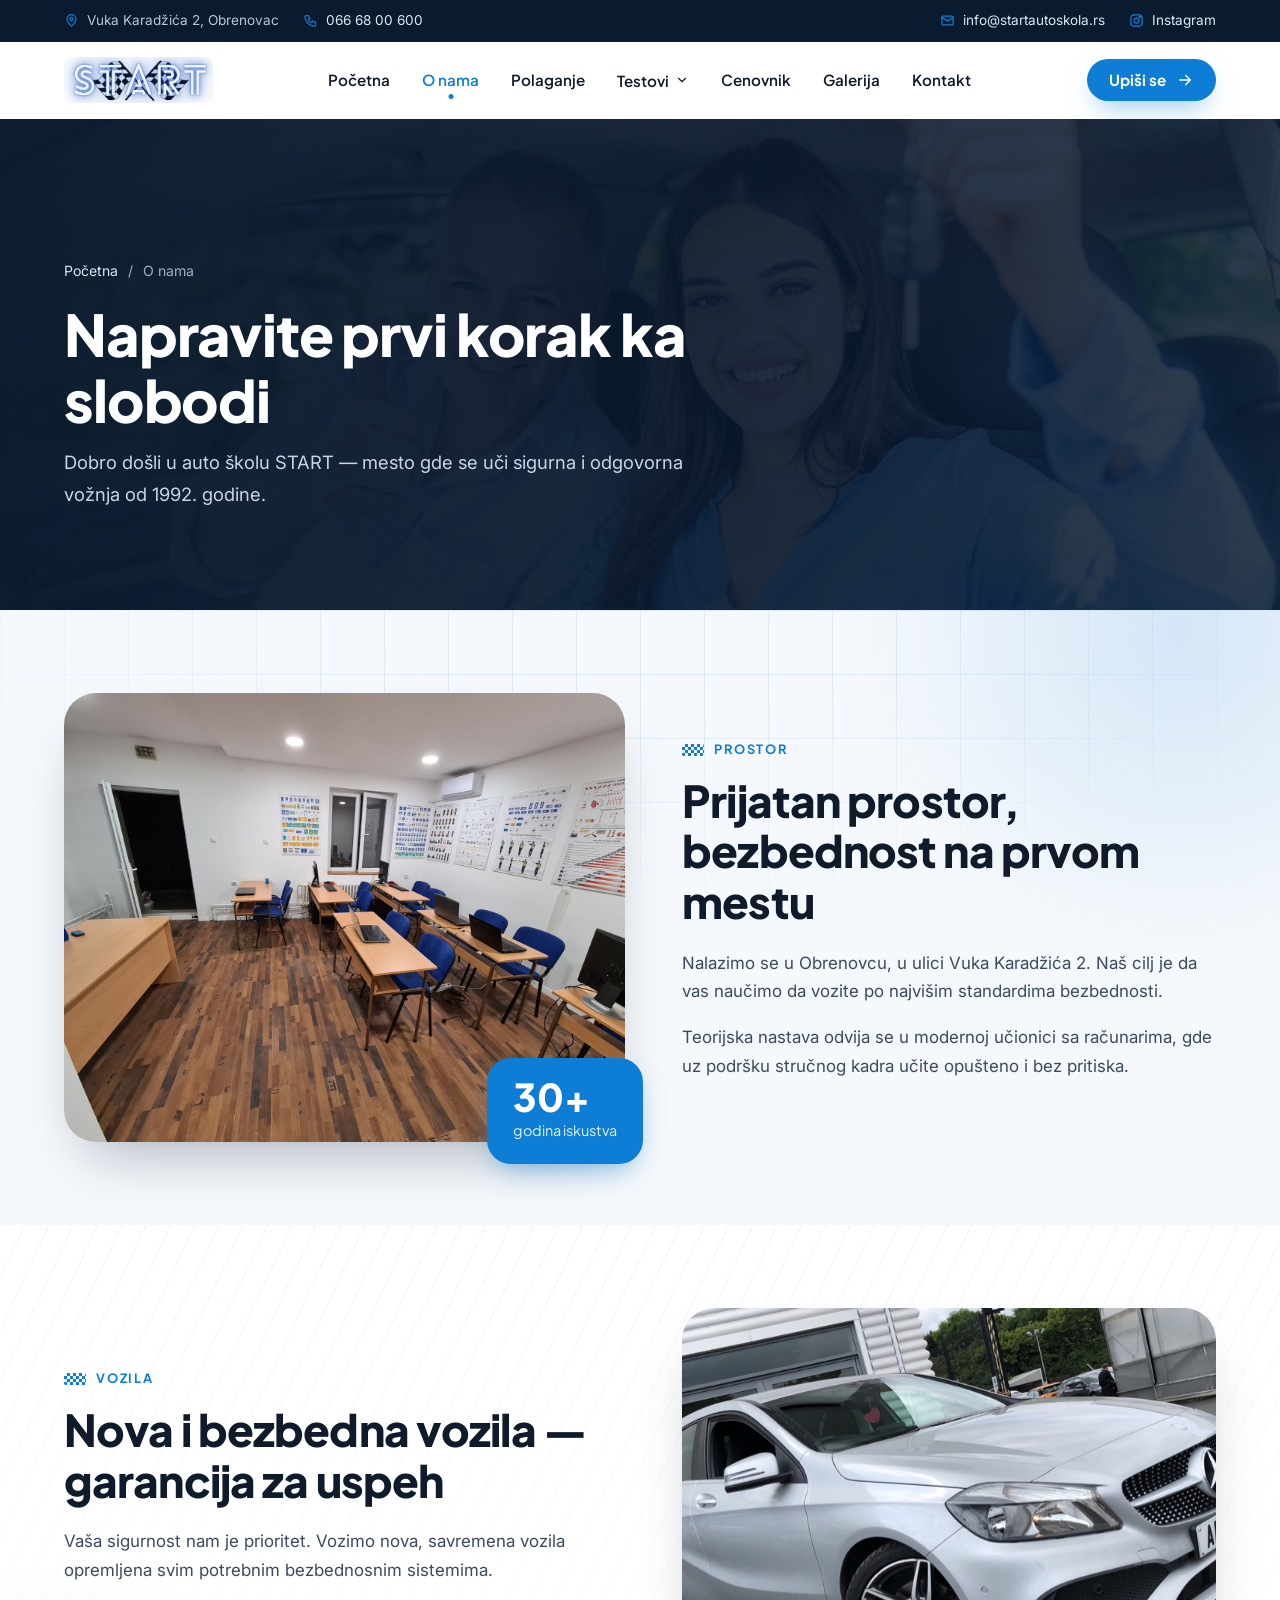
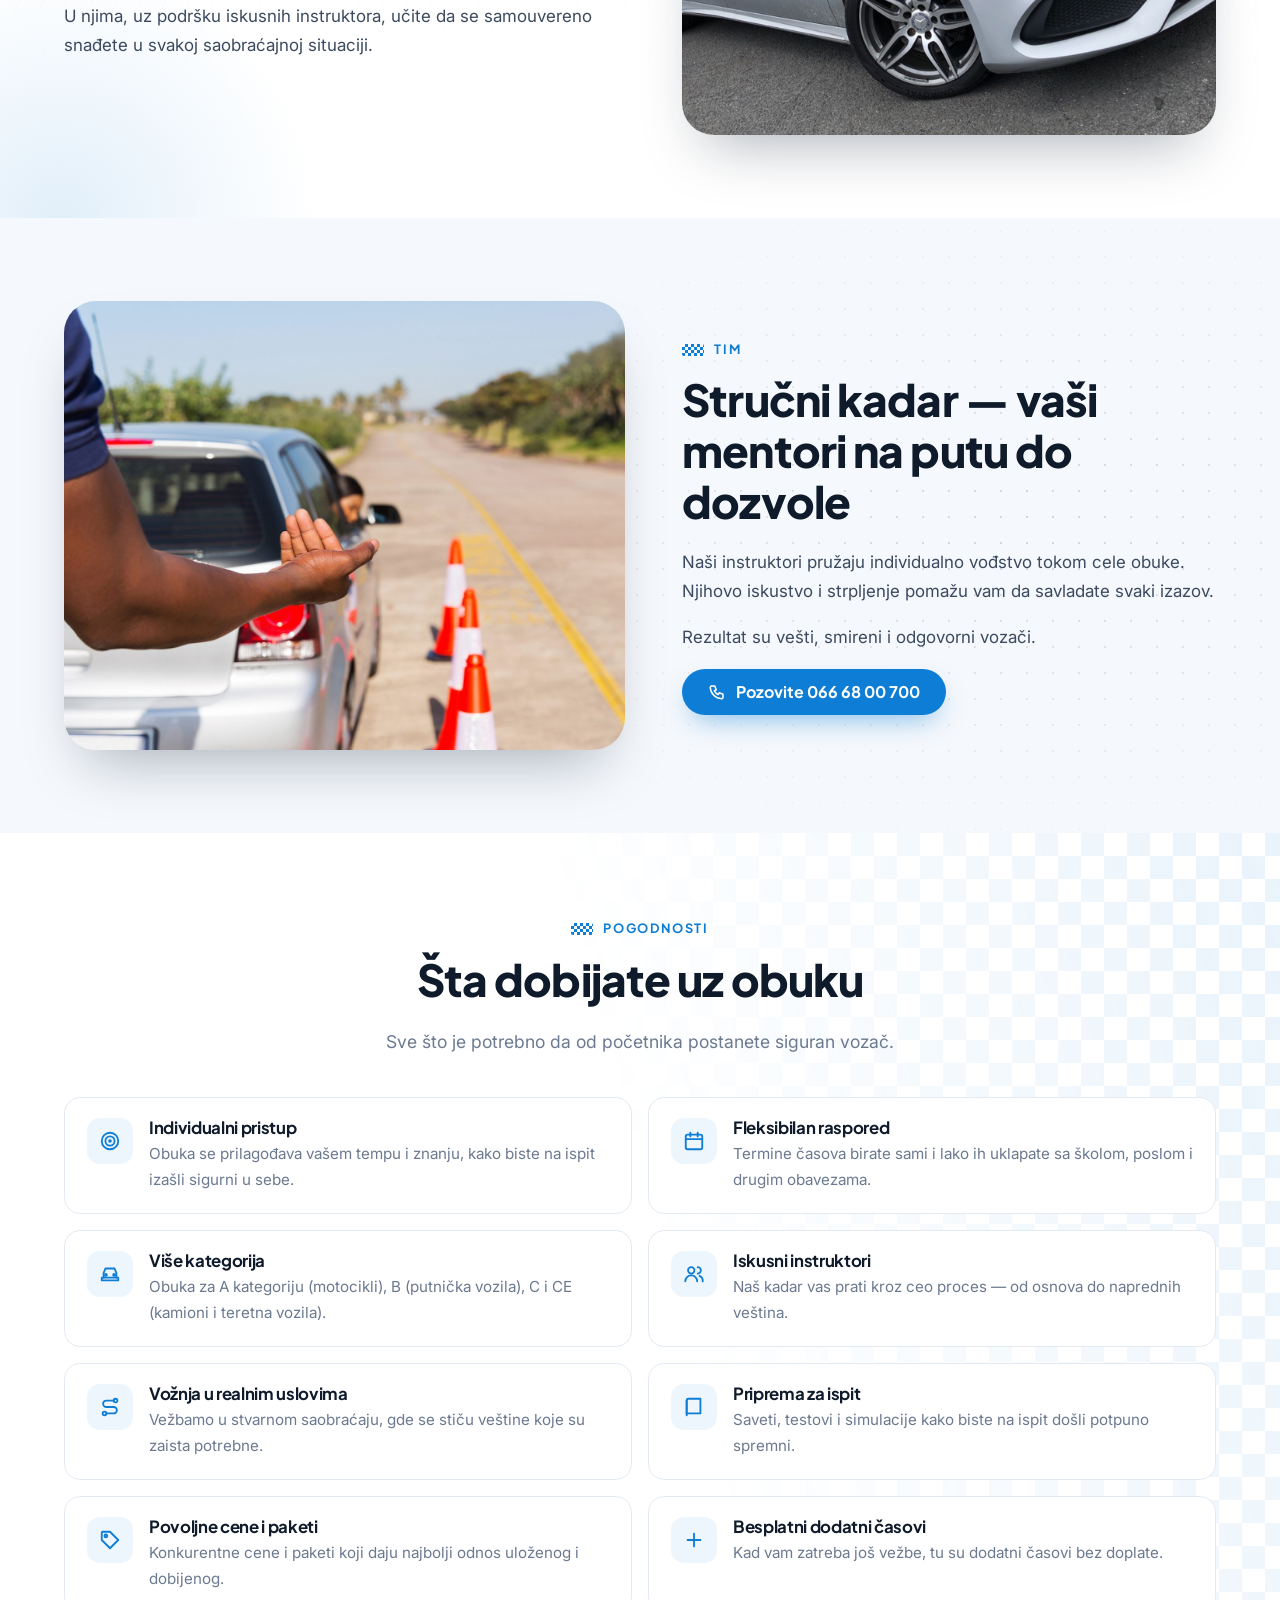
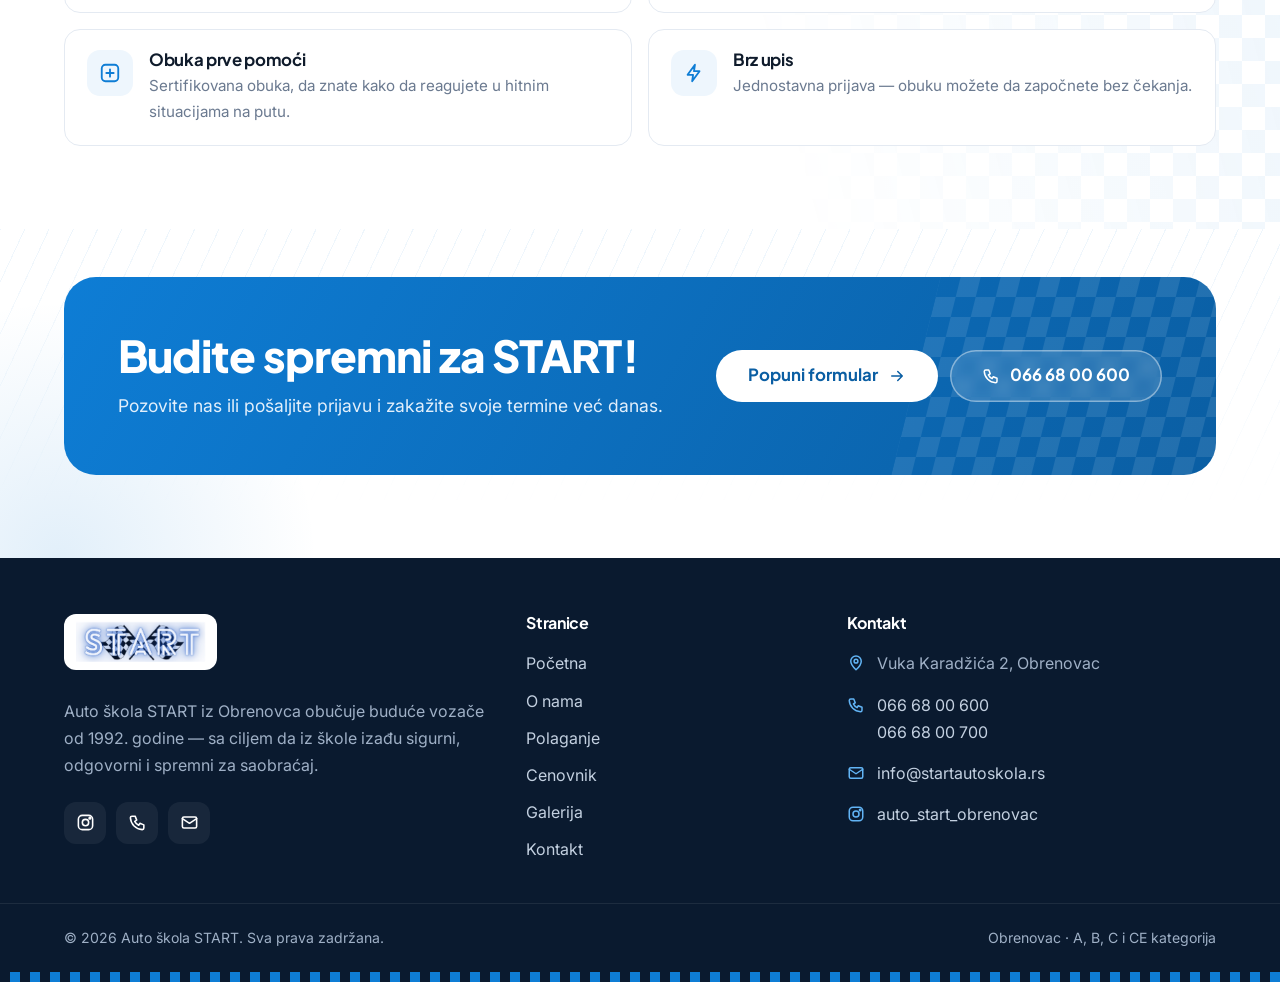
<file: o-nama.html>
<!DOCTYPE html>
<html lang="sr-Latn" class="no-js">
<head>
<meta charset="UTF-8">
<meta name="viewport" content="width=device-width, initial-scale=1, viewport-fit=cover">
<title>O nama — Auto škola START Obrenovac</title>
<meta name="description" content="Upoznajte auto školu START: prostor, vozila, stručni kadar i pogodnosti koje dobijate uz obuku.">
<meta name="theme-color" content="#0e7dd5">
<meta name="robots" content="noindex, nofollow">
<meta property="og:title" content="O nama — Auto škola START Obrenovac">
<meta property="og:description" content="Upoznajte auto školu START: prostor, vozila, stručni kadar i pogodnosti koje dobijate uz obuku.">
<meta property="og:image" content="assets/img/slider1.jpg">
<link rel="icon" type="image/png" href="assets/img/favicon-32x32.png">
<link rel="preconnect" href="https://fonts.googleapis.com">
<link rel="preconnect" href="https://fonts.gstatic.com" crossorigin>
<link href="https://fonts.googleapis.com/css2?family=Inter:wght@400;500;600;700&family=Plus+Jakarta+Sans:wght@600;700;800&display=swap" rel="stylesheet">
<link rel="stylesheet" href="assets/css/style.css">
</head>
<body id="vrh">

<div class="topbar">
  <div class="container">
    <div class="topbar__group">
      <span class="topbar__item topbar__hide-sm"><svg viewBox="0 0 24 24" fill="none" stroke="currentColor" stroke-width="2" stroke-linecap="round" stroke-linejoin="round" aria-hidden="true"><path d="M12 21s-7-6.2-7-11.5A7 7 0 0 1 19 9.5C19 14.8 12 21 12 21z"/><circle cx="12" cy="9.5" r="2.5"/></svg> Vuka Karadžića 2, Obrenovac</span>
      <a class="topbar__item" href="tel:+381666800600"><svg viewBox="0 0 24 24" fill="none" stroke="currentColor" stroke-width="2" stroke-linecap="round" stroke-linejoin="round" aria-hidden="true"><path d="M5 4h4l2 5-2.5 1.5a11 11 0 0 0 5 5L15 13l5 2v4a2 2 0 0 1-2 2A16 16 0 0 1 3 6a2 2 0 0 1 2-2z"/></svg> 066 68 00 600</a>
    </div>
    <div class="topbar__group topbar__hide-sm">
      <a class="topbar__item" href="mailto:info@startautoskola.rs"><svg viewBox="0 0 24 24" fill="none" stroke="currentColor" stroke-width="2" stroke-linecap="round" stroke-linejoin="round" aria-hidden="true"><rect x="3" y="5" width="18" height="14" rx="2"/><path d="m3 7 9 6 9-6"/></svg> info@startautoskola.rs</a>
      <a class="topbar__item" href="https://instagram.com/auto_start_obrenovac" target="_blank" rel="noopener"><svg viewBox="0 0 24 24" fill="none" stroke="currentColor" stroke-width="2" stroke-linecap="round" stroke-linejoin="round" aria-hidden="true"><rect x="3" y="3" width="18" height="18" rx="5"/><circle cx="12" cy="12" r="4"/><circle cx="17.5" cy="6.5" r="1" fill="currentColor"/></svg> Instagram</a>
    </div>
  </div>
</div>

<header class="header">
  <div class="container">
    <a class="logo" href="index.html" aria-label="Auto škola START — početna">
      <img src="assets/img/logo.jpg" alt="Auto škola START" width="149" height="46">
    </a>
    <nav class="nav" id="nav" aria-label="Glavna navigacija">
        <a class="nav__link" href="index.html">Početna</a>
        <a class="nav__link is-active" aria-current="page" href="o-nama.html">O nama</a>
        <a class="nav__link" href="index.html#polaganje">Polaganje</a>
        <div class="dropdown">
          <button class="nav__link" type="button" aria-expanded="false" aria-haspopup="true">Testovi <svg viewBox="0 0 24 24" fill="none" stroke="currentColor" stroke-width="2" stroke-linecap="round" stroke-linejoin="round" aria-hidden="true"><path d="m6 9 6 6 6-6"/></svg></button>
          <div class="dropdown__menu">
            <a href="assets/docs/testovi-vezbanje.pdf" target="_blank" rel="noopener"><span class="dropdown__icon"><svg viewBox="0 0 24 24" fill="none" stroke="currentColor" stroke-width="2" stroke-linecap="round" stroke-linejoin="round" aria-hidden="true"><path d="M6 3h8l5 5v13H6z"/><path d="M14 3v5h5M9 13h6M9 17h6"/></svg></span><span><strong>Vežbanje</strong><small>Testovi za teorijski ispit (PDF)</small></span></a>
            <a href="http://servisi.euprava.gov.rs/autoskole/prijava" target="_blank" rel="noopener"><span class="dropdown__icon"><svg viewBox="0 0 24 24" fill="none" stroke="currentColor" stroke-width="2" stroke-linecap="round" stroke-linejoin="round" aria-hidden="true"><circle cx="12" cy="12" r="9"/><path d="M3 12h18M12 3a14 14 0 0 1 0 18M12 3a14 14 0 0 0 0 18"/></svg></span><span><strong>eUprava</strong><small>Zvanična provera i prijava</small></span></a>
            <a href="https://www.youtube.com/watch?v=YM4e-BxPa2U" target="_blank" rel="noopener"><span class="dropdown__icon"><svg viewBox="0 0 24 24" fill="none" stroke="currentColor" stroke-width="2" stroke-linecap="round" stroke-linejoin="round" aria-hidden="true"><path d="M7 4v16l13-8z" fill="currentColor" stroke="none"/></svg></span><span><strong>Polaganje praktičnog ispita</strong><small>Video: vožnja poligona</small></span></a>
          </div>
        </div>
        <a class="nav__link" href="index.html#cenovnik">Cenovnik</a>
        <a class="nav__link" href="index.html#galerija">Galerija</a>
        <a class="nav__link" href="index.html#kontakt">Kontakt</a>
        <a class="btn btn--primary nav__mobile-cta" href="index.html#kontakt">Upiši se online <svg viewBox="0 0 24 24" fill="none" stroke="currentColor" stroke-width="2" stroke-linecap="round" stroke-linejoin="round" aria-hidden="true"><path d="M5 12h14M13 6l6 6-6 6"/></svg></a>
    </nav>
    <div class="header__cta">
      <a class="btn btn--primary" href="index.html#kontakt">Upiši se <svg viewBox="0 0 24 24" fill="none" stroke="currentColor" stroke-width="2" stroke-linecap="round" stroke-linejoin="round" aria-hidden="true"><path d="M5 12h14M13 6l6 6-6 6"/></svg></a>
      <button class="burger" type="button" aria-label="Meni" aria-controls="nav" aria-expanded="false"><span></span><span></span><span></span></button>
    </div>
  </div>
</header>

<main>

<section class="page-hero">
  <img src="assets/img/aboutus.jpg" alt="" aria-hidden="true">
  <div class="container">
    <div class="crumbs"><a href="index.html">Početna</a> <span aria-hidden="true">/</span> <span>O nama</span></div>
    <h1>Napravite prvi korak ka slobodi</h1>
    <p>Dobro došli u auto školu START — mesto gde se uči sigurna i odgovorna vožnja od 1992. godine.</p>
  </div>
</section>

<section class="section pat pat--grid">
  <div class="container split">
    <div class="split__media reveal">
      <img src="assets/img/galerija3.jpg" alt="Učionica za teorijsku nastavu sa računarima" loading="lazy">
      <div class="split__tag"><strong>30+</strong><span>godina iskustva</span></div>
    </div>
    <div class="split__body reveal reveal-d1">
      <span class="eyebrow">Prostor</span>
      <h2>Prijatan prostor, bezbednost na prvom mestu</h2>
      <p>Nalazimo se u Obrenovcu, u ulici Vuka Karadžića 2. Naš cilj je da vas naučimo da vozite po najvišim standardima bezbednosti.</p>
      <p>Teorijska nastava odvija se u modernoj učionici sa računarima, gde uz podršku stručnog kadra učite opušteno i bez pritiska.</p>
    </div>
  </div>
</section>

<section class="section pat pat--lines">
  <div class="container split split--rev">
    <div class="split__media reveal">
      <img src="assets/img/a-klasa1.jpg" alt="Školsko vozilo Mercedes A klase" loading="lazy">
    </div>
    <div class="split__body reveal reveal-d1">
      <span class="eyebrow">Vozila</span>
      <h2>Nova i bezbedna vozila — garancija za uspeh</h2>
      <p>Vaša sigurnost nam je prioritet. Vozimo nova, savremena vozila opremljena svim potrebnim bezbednosnim sistemima.</p>
      <p>U njima, uz podršku iskusnih instruktora, učite da se samouvereno snađete u svakoj saobraćajnoj situaciji.</p>
    </div>
  </div>
</section>

<section class="section pat pat--dots">
  <div class="container split">
    <div class="split__media reveal">
      <img src="assets/img/slider1.jpg" alt="Instruktor daje uputstva kandidatu" loading="lazy">
    </div>
    <div class="split__body reveal reveal-d1">
      <span class="eyebrow">Tim</span>
      <h2>Stručni kadar — vaši mentori na putu do dozvole</h2>
      <p>Naši instruktori pružaju individualno vođstvo tokom cele obuke. Njihovo iskustvo i strpljenje pomažu vam da savladate svaki izazov.</p>
      <p>Rezultat su vešti, smireni i odgovorni vozači.</p>
      <a class="btn btn--primary" href="tel:+381666800700"><svg viewBox="0 0 24 24" fill="none" stroke="currentColor" stroke-width="2" stroke-linecap="round" stroke-linejoin="round" aria-hidden="true"><path d="M5 4h4l2 5-2.5 1.5a11 11 0 0 0 5 5L15 13l5 2v4a2 2 0 0 1-2 2A16 16 0 0 1 3 6a2 2 0 0 1 2-2z"/></svg> Pozovite 066 68 00 700</a>
    </div>
  </div>
</section>

<section class="section pat pat--checker">
  <div class="container">
    <div class="section-head section-head--center reveal">
      <span class="eyebrow">Pogodnosti</span>
      <h2>Šta dobijate uz obuku</h2>
      <p>Sve što je potrebno da od početnika postanete siguran vozač.</p>
    </div>
    <div class="benefits">
      <div class="benefit reveal"><span class="benefit__icon"><svg viewBox="0 0 24 24" fill="none" stroke="currentColor" stroke-width="2" stroke-linecap="round" stroke-linejoin="round" aria-hidden="true"><circle cx="12" cy="12" r="9"/><circle cx="12" cy="12" r="5"/><circle cx="12" cy="12" r="1"/></svg></span><div><h3>Individualni pristup</h3><p>Obuka se prilagođava vašem tempu i znanju, kako biste na ispit izašli sigurni u sebe.</p></div></div>
      <div class="benefit reveal reveal-d1"><span class="benefit__icon"><svg viewBox="0 0 24 24" fill="none" stroke="currentColor" stroke-width="2" stroke-linecap="round" stroke-linejoin="round" aria-hidden="true"><rect x="3" y="5" width="18" height="16" rx="2"/><path d="M3 10h18M8 3v4M16 3v4"/></svg></span><div><h3>Fleksibilan raspored</h3><p>Termine časova birate sami i lako ih uklapate sa školom, poslom i drugim obavezama.</p></div></div>
      <div class="benefit reveal"><span class="benefit__icon"><svg viewBox="0 0 24 24" fill="none" stroke="currentColor" stroke-width="2" stroke-linecap="round" stroke-linejoin="round" aria-hidden="true"><path d="M5 16V11l2-5h10l2 5v5"/><path d="M3 16h18v3H3z"/><circle cx="7.5" cy="13" r="1"/><circle cx="16.5" cy="13" r="1"/></svg></span><div><h3>Više kategorija</h3><p>Obuka za A kategoriju (motocikli), B (putnička vozila), C i CE (kamioni i teretna vozila).</p></div></div>
      <div class="benefit reveal reveal-d1"><span class="benefit__icon"><svg viewBox="0 0 24 24" fill="none" stroke="currentColor" stroke-width="2" stroke-linecap="round" stroke-linejoin="round" aria-hidden="true"><circle cx="9" cy="8" r="3.5"/><path d="M2.5 20a6.5 6.5 0 0 1 13 0"/><path d="M16 4.5a3.5 3.5 0 0 1 0 7M18 14a6 6 0 0 1 3.5 6"/></svg></span><div><h3>Iskusni instruktori</h3><p>Naš kadar vas prati kroz ceo proces — od osnova do naprednih veština.</p></div></div>
      <div class="benefit reveal"><span class="benefit__icon"><svg viewBox="0 0 24 24" fill="none" stroke="currentColor" stroke-width="2" stroke-linecap="round" stroke-linejoin="round" aria-hidden="true"><circle cx="6" cy="19" r="2"/><circle cx="18" cy="5" r="2"/><path d="M8 19h8a3.5 3.5 0 0 0 0-7H8a3.5 3.5 0 0 1 0-7h8"/></svg></span><div><h3>Vožnja u realnim uslovima</h3><p>Vežbamo u stvarnom saobraćaju, gde se stiču veštine koje su zaista potrebne.</p></div></div>
      <div class="benefit reveal reveal-d1"><span class="benefit__icon"><svg viewBox="0 0 24 24" fill="none" stroke="currentColor" stroke-width="2" stroke-linecap="round" stroke-linejoin="round" aria-hidden="true"><path d="M4 5a2 2 0 0 1 2-2h13v16H6a2 2 0 0 0-2 2z"/><path d="M4 19V5"/></svg></span><div><h3>Priprema za ispit</h3><p>Saveti, testovi i simulacije kako biste na ispit došli potpuno spremni.</p></div></div>
      <div class="benefit reveal"><span class="benefit__icon"><svg viewBox="0 0 24 24" fill="none" stroke="currentColor" stroke-width="2" stroke-linecap="round" stroke-linejoin="round" aria-hidden="true"><path d="M3 12V4a1 1 0 0 1 1-1h8l9 9-9 9z"/><circle cx="7.5" cy="7.5" r="1.5"/></svg></span><div><h3>Povoljne cene i paketi</h3><p>Konkurentne cene i paketi koji daju najbolji odnos uloženog i dobijenog.</p></div></div>
      <div class="benefit reveal reveal-d1"><span class="benefit__icon"><svg viewBox="0 0 24 24" fill="none" stroke="currentColor" stroke-width="2" stroke-linecap="round" stroke-linejoin="round" aria-hidden="true"><path d="M12 5v14M5 12h14"/></svg></span><div><h3>Besplatni dodatni časovi</h3><p>Kad vam zatreba još vežbe, tu su dodatni časovi bez doplate.</p></div></div>
      <div class="benefit reveal"><span class="benefit__icon"><svg viewBox="0 0 24 24" fill="none" stroke="currentColor" stroke-width="2" stroke-linecap="round" stroke-linejoin="round" aria-hidden="true"><rect x="3" y="3" width="18" height="18" rx="4"/><path d="M12 8v8M8 12h8"/></svg></span><div><h3>Obuka prve pomoći</h3><p>Sertifikovana obuka, da znate kako da reagujete u hitnim situacijama na putu.</p></div></div>
      <div class="benefit reveal reveal-d1"><span class="benefit__icon"><svg viewBox="0 0 24 24" fill="none" stroke="currentColor" stroke-width="2" stroke-linecap="round" stroke-linejoin="round" aria-hidden="true"><path d="M13 3 5 14h6l-1 7 8-11h-6z"/></svg></span><div><h3>Brz upis</h3><p>Jednostavna prijava — obuku možete da započnete bez čekanja.</p></div></div>
    </div>
  </div>
</section>

<section class="section section--tight pat pat--lines">
  <div class="container">

      <div class="cta reveal">
        <div>
          <h2>Budite spremni za START!</h2>
          <p>Pozovite nas ili pošaljite prijavu i zakažite svoje termine već danas.</p>
        </div>
        <div class="cta__actions">
          <a class="btn btn--white btn--lg" href="index.html#kontakt">Popuni formular <svg viewBox="0 0 24 24" fill="none" stroke="currentColor" stroke-width="2" stroke-linecap="round" stroke-linejoin="round" aria-hidden="true"><path d="M5 12h14M13 6l6 6-6 6"/></svg></a>
          <a class="btn btn--ghost btn--lg" href="tel:+381666800600"><svg viewBox="0 0 24 24" fill="none" stroke="currentColor" stroke-width="2" stroke-linecap="round" stroke-linejoin="round" aria-hidden="true"><path d="M5 4h4l2 5-2.5 1.5a11 11 0 0 0 5 5L15 13l5 2v4a2 2 0 0 1-2 2A16 16 0 0 1 3 6a2 2 0 0 1 2-2z"/></svg> 066 68 00 600</a>
        </div>
      </div>
  </div>
</section>
</main>

<footer class="footer">
  <div class="container">
    <div class="footer__grid">
      <div class="footer__brand">
        <a class="footer__logo" href="index.html"><img src="assets/img/logo.jpg" alt="Auto škola START" width="130" height="40"></a>
        <p>Auto škola START iz Obrenovca obučuje buduće vozače od 1992. godine — sa ciljem da iz škole izađu sigurni, odgovorni i spremni za saobraćaj.</p>
        <div class="socials">
          <a href="https://instagram.com/auto_start_obrenovac" target="_blank" rel="noopener" aria-label="Instagram"><svg viewBox="0 0 24 24" fill="none" stroke="currentColor" stroke-width="2" stroke-linecap="round" stroke-linejoin="round" aria-hidden="true"><rect x="3" y="3" width="18" height="18" rx="5"/><circle cx="12" cy="12" r="4"/><circle cx="17.5" cy="6.5" r="1" fill="currentColor"/></svg></a>
          <a href="tel:+381666800600" aria-label="Pozovite nas"><svg viewBox="0 0 24 24" fill="none" stroke="currentColor" stroke-width="2" stroke-linecap="round" stroke-linejoin="round" aria-hidden="true"><path d="M5 4h4l2 5-2.5 1.5a11 11 0 0 0 5 5L15 13l5 2v4a2 2 0 0 1-2 2A16 16 0 0 1 3 6a2 2 0 0 1 2-2z"/></svg></a>
          <a href="mailto:info@startautoskola.rs" aria-label="Email"><svg viewBox="0 0 24 24" fill="none" stroke="currentColor" stroke-width="2" stroke-linecap="round" stroke-linejoin="round" aria-hidden="true"><rect x="3" y="5" width="18" height="14" rx="2"/><path d="m3 7 9 6 9-6"/></svg></a>
        </div>
      </div>
      <div>
        <h4>Stranice</h4>
        <ul class="footer__links">
          <li><a href="index.html">Početna</a></li>
          <li><a href="o-nama.html">O nama</a></li>
          <li><a href="index.html#polaganje">Polaganje</a></li>
          <li><a href="index.html#cenovnik">Cenovnik</a></li>
          <li><a href="index.html#galerija">Galerija</a></li>
          <li><a href="index.html#kontakt">Kontakt</a></li>
        </ul>
      </div>
      <div>
        <h4>Kontakt</h4>
        <ul class="footer__contact">
          <li><svg viewBox="0 0 24 24" fill="none" stroke="currentColor" stroke-width="2" stroke-linecap="round" stroke-linejoin="round" aria-hidden="true"><path d="M12 21s-7-6.2-7-11.5A7 7 0 0 1 19 9.5C19 14.8 12 21 12 21z"/><circle cx="12" cy="9.5" r="2.5"/></svg><span>Vuka Karadžića 2, Obrenovac</span></li>
          <li><svg viewBox="0 0 24 24" fill="none" stroke="currentColor" stroke-width="2" stroke-linecap="round" stroke-linejoin="round" aria-hidden="true"><path d="M5 4h4l2 5-2.5 1.5a11 11 0 0 0 5 5L15 13l5 2v4a2 2 0 0 1-2 2A16 16 0 0 1 3 6a2 2 0 0 1 2-2z"/></svg><span><a href="tel:+381666800600">066 68 00 600</a><br><a href="tel:+381666800700">066 68 00 700</a></span></li>
          <li><svg viewBox="0 0 24 24" fill="none" stroke="currentColor" stroke-width="2" stroke-linecap="round" stroke-linejoin="round" aria-hidden="true"><rect x="3" y="5" width="18" height="14" rx="2"/><path d="m3 7 9 6 9-6"/></svg><a href="mailto:info@startautoskola.rs">info@startautoskola.rs</a></li>
          <li><svg viewBox="0 0 24 24" fill="none" stroke="currentColor" stroke-width="2" stroke-linecap="round" stroke-linejoin="round" aria-hidden="true"><rect x="3" y="3" width="18" height="18" rx="5"/><circle cx="12" cy="12" r="4"/><circle cx="17.5" cy="6.5" r="1" fill="currentColor"/></svg><a href="https://instagram.com/auto_start_obrenovac" target="_blank" rel="noopener">auto_start_obrenovac</a></li>
        </ul>
      </div>
    </div>
  </div>
  <div class="footer__bottom">
    <div class="container">
      <span>© <span data-year>2026</span> Auto škola START. Sva prava zadržana.</span>
      <span>Obrenovac · A, B, C i CE kategorija</span>
    </div>
  </div>
  <div class="checker-strip" aria-hidden="true"></div>
</footer>

<div class="callbar">
  <a class="btn btn--outline" href="tel:+381666800600"><svg viewBox="0 0 24 24" fill="none" stroke="currentColor" stroke-width="2" stroke-linecap="round" stroke-linejoin="round" aria-hidden="true"><path d="M5 4h4l2 5-2.5 1.5a11 11 0 0 0 5 5L15 13l5 2v4a2 2 0 0 1-2 2A16 16 0 0 1 3 6a2 2 0 0 1 2-2z"/></svg> Pozovi</a>
  <a class="btn btn--primary" href="index.html#kontakt">Upiši se</a>
</div>

<script src="assets/js/main.js"></script>
</body>
</html>
</file>
<file: assets/css/style.css>
/* =========================================================
   Auto škola START — stil
   ========================================================= */
:root{
  --blue:#0e7dd5;
  --blue-600:#0d71c0;
  --blue-700:#0a5ea3;
  --blue-50:#eef6fd;
  --blue-100:#d9ebfa;
  --navy:#0a1a2f;
  --navy-2:#10243f;
  --ink:#0f1b2b;
  --text:#3b4a5e;
  --muted:#6b7a90;
  --line:#e4eaf2;
  --bg:#ffffff;
  --bg-soft:#f5f8fc;
  --warn:#ffb020;

  --ff:'Inter',system-ui,-apple-system,'Segoe UI',Roboto,sans-serif;
  --fd:'Plus Jakarta Sans','Inter',system-ui,sans-serif;

  --r-s:10px; --r-m:16px; --r-l:24px; --r-xl:32px;
  --sh-s:0 1px 2px rgba(15,27,43,.06),0 2px 8px rgba(15,27,43,.05);
  --sh-m:0 10px 30px -12px rgba(15,27,43,.18);
  --sh-l:0 30px 60px -24px rgba(10,26,47,.35);
  --sh-blue:0 12px 28px -10px rgba(14,125,213,.55);
  --ease:cubic-bezier(.22,1,.36,1);
  --maxw:1200px;
  --header-h:76px;
}

*,*::before,*::after{box-sizing:border-box}
html{scroll-behavior:smooth;-webkit-text-size-adjust:100%}
body{
  margin:0;font-family:var(--ff);font-size:16px;line-height:1.7;
  color:var(--text);background:var(--bg);-webkit-font-smoothing:antialiased;
  overflow-x:hidden;
}
img{max-width:100%;display:block}
a{color:var(--blue);text-decoration:none}
h1,h2,h3,h4{font-family:var(--fd);color:var(--ink);line-height:1.15;margin:0 0 .5em;letter-spacing:-.02em}
h1{font-size:clamp(2.2rem,5.4vw,4rem);font-weight:800}
h2{font-size:clamp(1.8rem,3.6vw,2.75rem);font-weight:800}
h3{font-size:1.2rem;font-weight:700}
p{margin:0 0 1em}
ul{margin:0;padding:0;list-style:none}
:focus-visible{outline:3px solid var(--blue);outline-offset:3px;border-radius:6px}
::selection{background:var(--blue);color:#fff}

@media (prefers-reduced-motion:reduce){
  html{scroll-behavior:auto}
  *,*::before,*::after{animation-duration:.01ms!important;animation-iteration-count:1!important;transition-duration:.01ms!important}
}

.container{width:100%;max-width:var(--maxw);margin:0 auto;padding:0 24px}
@media (max-width:600px){.container{padding:0 16px}}
.section{padding:clamp(52px,6.5vw,88px) 0}
.section--soft{background:var(--bg-soft)}
.sr-only{position:absolute;width:1px;height:1px;overflow:hidden;clip:rect(0 0 0 0);white-space:nowrap}

/* eyebrow + section head */
.eyebrow{
  display:inline-flex;align-items:center;gap:10px;font-family:var(--fd);
  font-size:.8rem;font-weight:700;letter-spacing:.14em;text-transform:uppercase;color:var(--blue);
  margin-bottom:14px;
}
.eyebrow::before{
  content:"";width:22px;height:12px;border-radius:2px;
  background:conic-gradient(currentColor 25%,transparent 0 50%,currentColor 0 75%,transparent 0) 0 0/6px 6px;
}
.section-head{max-width:680px;margin-bottom:clamp(28px,3.5vw,40px)}
.section-head--center{text-align:center;margin-left:auto;margin-right:auto}
.section-head p{font-size:1.1rem;color:var(--muted);margin:0}

/* buttons */
.btn{
  display:inline-flex;align-items:center;justify-content:center;gap:10px;
  padding:14px 26px;border-radius:999px;border:0;cursor:pointer;
  font-family:var(--fd);font-weight:700;font-size:1rem;line-height:1;white-space:nowrap;
  transition:transform .25s var(--ease),box-shadow .25s var(--ease),background-color .2s,color .2s;
}
.btn svg{width:18px;height:18px;flex:none;transition:transform .25s var(--ease)}
.btn:hover svg{transform:translateX(3px)}
.btn--primary{background:var(--blue);color:#fff;box-shadow:var(--sh-blue)}
.btn--primary:hover{background:var(--blue-600);transform:translateY(-2px)}
.btn--ghost{background:rgba(255,255,255,.12);color:#fff;box-shadow:inset 0 0 0 1.5px rgba(255,255,255,.4);backdrop-filter:blur(6px)}
.btn--ghost:hover{background:rgba(255,255,255,.22)}
.btn--outline{background:transparent;color:var(--ink);box-shadow:inset 0 0 0 1.5px var(--line)}
.btn--outline:hover{box-shadow:inset 0 0 0 1.5px var(--blue);color:var(--blue)}
.btn--white{background:#fff;color:var(--blue-700)}
.btn--white:hover{transform:translateY(-2px);box-shadow:0 14px 30px -12px rgba(0,0,0,.35)}
.btn--lg{padding:17px 32px;font-size:1.05rem}

/* =================== TOP BAR =================== */
.topbar{background:var(--navy);color:#b8c6d9;font-size:.85rem}
.topbar .container{display:flex;justify-content:space-between;align-items:center;gap:16px;min-height:42px}
.topbar a{color:#dbe6f3}
.topbar a:hover{color:#fff}
.topbar__group{display:flex;gap:24px;align-items:center}
.topbar__item{display:inline-flex;align-items:center;gap:8px}
.topbar svg{width:15px;height:15px;color:var(--blue)}
@media (max-width:760px){.topbar__hide-sm{display:none}.topbar .container{justify-content:center}}

/* =================== HEADER =================== */
.header{
  position:sticky;top:0;z-index:50;background:rgba(255,255,255,.86);
  backdrop-filter:saturate(180%) blur(14px);-webkit-backdrop-filter:saturate(180%) blur(14px);
  border-bottom:1px solid transparent;transition:border-color .3s,box-shadow .3s;
}
.header.is-scrolled{border-bottom-color:var(--line);box-shadow:0 6px 24px -18px rgba(15,27,43,.4)}
.header .container{display:flex;align-items:center;justify-content:space-between;height:var(--header-h);gap:24px}
.logo{display:flex;align-items:center;flex:none}
.logo img{height:46px;width:auto;border-radius:8px;mix-blend-mode:multiply}

.nav{display:flex;align-items:center;gap:4px}
.nav__link{
  position:relative;display:inline-flex;align-items:center;gap:6px;padding:10px 14px;border-radius:999px;
  font-family:var(--fd);font-weight:600;font-size:.95rem;color:var(--ink);background:none;border:0;cursor:pointer;
  transition:color .2s,background-color .2s;
}
.nav__link:hover{color:var(--blue);background:var(--blue-50)}
.nav__link.is-active{color:var(--blue)}
.nav__link.is-active::after{content:"";position:absolute;left:50%;bottom:4px;width:5px;height:5px;border-radius:50%;background:var(--blue);transform:translateX(-50%)}
.nav__link svg{width:14px;height:14px;transition:transform .25s var(--ease)}

.dropdown{position:relative}
.dropdown__menu{
  position:absolute;top:calc(100% + 10px);left:50%;min-width:260px;padding:8px;
  background:#fff;border:1px solid var(--line);border-radius:var(--r-m);box-shadow:var(--sh-m);
  opacity:0;visibility:hidden;transform:translate(-50%,8px);transition:all .25s var(--ease);
}
.dropdown__menu::before{content:"";position:absolute;inset:-12px 0 auto;height:12px}
.dropdown:hover .dropdown__menu,.dropdown.is-open .dropdown__menu{opacity:1;visibility:visible;transform:translate(-50%,0)}
.dropdown:hover .nav__link svg,.dropdown.is-open .nav__link svg{transform:rotate(180deg)}
.dropdown__menu a{display:flex;gap:12px;align-items:flex-start;padding:10px 12px;border-radius:10px;color:var(--ink)}
.dropdown__menu a:hover{background:var(--blue-50)}
.dropdown__menu strong{display:block;font-family:var(--fd);font-size:.93rem;font-weight:700}
.dropdown__menu small{display:block;color:var(--muted);font-size:.8rem;line-height:1.4}
.dropdown__icon{flex:none;width:34px;height:34px;border-radius:9px;display:grid;place-items:center;background:var(--blue-50);color:var(--blue)}
.dropdown__icon svg{width:17px;height:17px}

.header__cta{display:flex;align-items:center;gap:10px}
.header__cta .btn{padding:12px 22px;font-size:.95rem}

.burger{display:none;width:46px;height:46px;border-radius:12px;border:1px solid var(--line);background:#fff;cursor:pointer;position:relative}
.burger span{position:absolute;left:12px;right:12px;height:2px;border-radius:2px;background:var(--ink);transition:transform .3s var(--ease),opacity .2s}
.burger span:nth-child(1){top:16px}.burger span:nth-child(2){top:22px}.burger span:nth-child(3){top:28px}
.nav-open .burger span:nth-child(1){transform:translateY(6px) rotate(45deg)}
.nav-open .burger span:nth-child(2){opacity:0}
.nav-open .burger span:nth-child(3){transform:translateY(-6px) rotate(-45deg)}

@media (max-width:1024px){
  .burger{display:block}
  .header__cta .btn{display:none}
  .nav{
    position:fixed;left:0;right:0;top:var(--header-h);bottom:0;z-index:40;
    flex-direction:column;align-items:stretch;gap:2px;padding:16px 16px 32px;background:#fff;overflow-y:auto;
    opacity:0;visibility:hidden;transform:translateY(-8px);transition:all .3s var(--ease);
  }
  .nav-open .nav{opacity:1;visibility:visible;transform:none}
  .nav-open{overflow:hidden}
  .nav__link{justify-content:space-between;padding:14px 16px;font-size:1.05rem;border-radius:12px}
  .nav__link.is-active{background:var(--blue-50)}
  .nav__link.is-active::after{display:none}
  .dropdown__menu{position:static;transform:none;box-shadow:none;border:0;padding:0 0 0 8px;display:none;opacity:1;visibility:visible;min-width:0}
  .dropdown:hover .dropdown__menu{transform:none}
  .dropdown.is-open .dropdown__menu{display:block;transform:none}
  .nav .btn{display:flex;margin-top:14px}
}
@media (min-width:1025px){.nav .nav__mobile-cta{display:none}}

/* =================== HERO =================== */
.hero{position:relative;min-height:clamp(600px,calc(100svh - var(--header-h) - 42px),840px);display:flex;align-items:center;color:#fff;overflow:hidden;background:var(--navy)}

.hero__slides{position:absolute;inset:0}
.hero__slide{position:absolute;inset:0;opacity:0;transition:opacity 1.2s ease}
.hero__slide.is-active{opacity:1}
.hero__slide img{width:100%;height:100%;object-fit:cover;transform:scale(1.08)}
.hero__slide.is-active img{animation:kenburns 9s ease-out forwards}
@keyframes kenburns{to{transform:scale(1)}}
.hero::after{
  content:"";position:absolute;inset:0;
  background:
    radial-gradient(ellipse 75% 65% at 50% 45%,rgba(10,26,47,.52) 0%,rgba(10,26,47,.8) 60%,rgba(10,26,47,.93) 100%),
    linear-gradient(180deg,rgba(10,26,47,.75) 0%,transparent 26%,transparent 52%,rgba(10,26,47,.9) 100%);
}
.hero .container{position:relative;z-index:2;padding-top:56px;padding-bottom:96px;text-align:center}
.hero__content{max-width:880px;margin:0 auto}
.hero__badge{
  display:inline-flex;align-items:center;gap:10px;padding:7px 16px 7px 8px;margin-bottom:26px;border-radius:999px;
  background:rgba(255,255,255,.1);box-shadow:inset 0 0 0 1px rgba(255,255,255,.2);backdrop-filter:blur(8px);
  font-size:.88rem;font-weight:500;color:#dbe8f7;
}
.hero__badge b{background:var(--blue);color:#fff;border-radius:999px;padding:3px 10px;font-family:var(--fd);font-size:.78rem}
.hero h1{color:#fff;margin-bottom:22px}
.hero h1 .accent{color:#62b4f5}
.hero__lead{font-size:clamp(1.05rem,1.6vw,1.3rem);color:#cddced;max-width:620px;margin:0 auto 32px}
.hero__actions{display:flex;flex-wrap:wrap;gap:14px;justify-content:center}
.hero__caption{min-height:3.4em}
.hero__caption-text{transition:opacity .5s,transform .5s var(--ease)}
.hero__caption-text.is-out{opacity:0;transform:translateY(8px)}

.hero__dots{position:absolute;z-index:3;left:0;right:0;bottom:36px}
.hero__dots .container{padding-top:0;padding-bottom:0;display:flex;gap:10px;justify-content:center}
.hero__dot{width:44px;height:4px;border-radius:4px;border:0;padding:0;cursor:pointer;background:rgba(255,255,255,.25);overflow:hidden;position:relative}
.hero__dot::after{content:"";position:absolute;inset:0;background:#fff;transform:scaleX(0);transform-origin:left}
.hero__dot.is-active::after{animation:dotfill 6s linear forwards}
@keyframes dotfill{to{transform:scaleX(1)}}

/* trust strip under hero */
.trust{position:relative;z-index:5;margin-top:-56px}
.trust__grid{
  display:grid;grid-template-columns:repeat(4,1fr);background:#fff;border-radius:var(--r-l);box-shadow:var(--sh-l);overflow:hidden;
}
.trust__item{display:flex;align-items:center;gap:14px;padding:22px 24px}
.trust__item + .trust__item{border-left:1px solid var(--line)}
.trust__icon{flex:none;width:48px;height:48px;border-radius:14px;display:grid;place-items:center;background:var(--blue-50);color:var(--blue)}
.trust__icon svg{width:24px;height:24px}
.trust__item strong{display:block;font-family:var(--fd);font-size:1.35rem;color:var(--ink);line-height:1.1}
.trust__item span{font-size:.88rem;color:var(--muted)}
@media (max-width:900px){
  .trust__grid{grid-template-columns:1fr 1fr}
  .trust__item:nth-child(3){border-left:0}
  .trust__item:nth-child(n+3){border-top:1px solid var(--line)}
}
@media (max-width:520px){.trust__item{padding:18px 16px}.trust__icon{display:none}.trust__item strong{font-size:1.1rem}}

/* =================== ABOUT SPLIT =================== */
.split{display:grid;grid-template-columns:1.05fr 1fr;gap:clamp(32px,4.5vw,64px);align-items:center}
.split--rev .split__media{order:2}
@media (max-width:900px){.split{grid-template-columns:1fr}.split--rev .split__media{order:0}}
.split__media{position:relative}
.split__media img{width:100%;aspect-ratio:4/3.2;object-fit:cover;border-radius:var(--r-xl);box-shadow:var(--sh-l)}
.split__tag{
  position:absolute;right:-18px;bottom:-22px;background:var(--blue);color:#fff;border-radius:var(--r-l);
  padding:20px 26px;box-shadow:var(--sh-blue);font-family:var(--fd)
}
.split__tag strong{display:block;font-size:2.4rem;line-height:1;font-weight:800}
.split__tag span{font-size:.9rem;opacity:.9}
@media (max-width:600px){.split__tag{right:12px;bottom:-18px;padding:14px 18px}.split__tag strong{font-size:1.8rem}}
.split__body p{font-size:1.06rem}
.checklist{display:grid;gap:12px;margin:26px 0 32px}
.checklist li{display:flex;gap:12px;align-items:flex-start;color:var(--ink);font-weight:500}
.checklist svg{flex:none;width:22px;height:22px;color:var(--blue);margin-top:2px}

/* =================== FEATURE CARDS =================== */
.cards{display:grid;grid-template-columns:repeat(4,1fr);gap:16px}
@media (max-width:1024px){.cards{grid-template-columns:1fr 1fr}}
@media (max-width:560px){.cards{grid-template-columns:1fr}}
.card{
  position:relative;background:#fff;border:1px solid var(--line);border-radius:var(--r-l);padding:26px 24px;
  transition:transform .35s var(--ease),box-shadow .35s var(--ease),border-color .35s;
}
.card:hover{transform:translateY(-6px);box-shadow:var(--sh-m);border-color:var(--blue-100)}
.card__icon{
  width:52px;height:52px;border-radius:15px;display:grid;place-items:center;margin-bottom:16px;
  background:linear-gradient(135deg,var(--blue),var(--blue-700));color:#fff;box-shadow:var(--sh-blue)
}
.card__icon svg{width:26px;height:26px}
.card p{margin:0;color:var(--muted);font-size:.97rem}
.card__num{position:absolute;top:24px;right:26px;font-family:var(--fd);font-weight:800;font-size:.85rem;color:var(--blue-100)}

/* =================== CATEGORIES =================== */
.cats{display:grid;grid-template-columns:repeat(4,1fr);gap:16px}
@media (max-width:1024px){.cats{grid-template-columns:1fr 1fr}}
@media (max-width:480px){.cats{grid-template-columns:1fr}}
.cat{
  position:relative;overflow:hidden;border-radius:var(--r-l);padding:26px 22px 24px;background:var(--navy);color:#b9c7da;
  isolation:isolate;transition:transform .35s var(--ease);
}
.cat:hover{transform:translateY(-6px)}
.cat::before{
  content:"";position:absolute;right:-30px;top:-30px;width:150px;height:150px;z-index:-1;opacity:.08;
  background:conic-gradient(#fff 25%,transparent 0 50%,#fff 0 75%,transparent 0) 0 0/30px 30px;
  transform:rotate(12deg);transition:opacity .35s;
}
.cat:hover::before{opacity:.16}
.cat--featured{background:linear-gradient(150deg,var(--blue) 0%,var(--blue-700) 100%);color:#e2effb}
.cat__letter{font-family:var(--fd);font-weight:800;font-size:3rem;line-height:1;color:#fff;margin-bottom:12px;letter-spacing:-.04em}
.cat h3{color:#fff;margin-bottom:6px}
.cat p{margin:0;font-size:.95rem}
.cat__pill{position:absolute;top:22px;right:22px;padding:4px 12px;border-radius:999px;background:rgba(255,255,255,.18);color:#fff;font-size:.75rem;font-weight:700;font-family:var(--fd)}

/* =================== STATS =================== */
.stats{position:relative;background:var(--navy);color:#b8c6d9;overflow:hidden}
.stats::before{
  content:"";position:absolute;inset:0;opacity:.05;
  background:conic-gradient(#fff 25%,transparent 0 50%,#fff 0 75%,transparent 0) 0 0/48px 48px;
  mask-image:radial-gradient(ellipse at 80% 20%,#000,transparent 65%);
  -webkit-mask-image:radial-gradient(ellipse at 80% 20%,#000,transparent 65%);
}
.stats::after{content:"";position:absolute;width:600px;height:600px;left:-200px;bottom:-300px;border-radius:50%;background:radial-gradient(circle,rgba(14,125,213,.35),transparent 70%)}
.stats .container{position:relative;z-index:1}
.stats h2{color:#fff}
.stats .section-head p{color:#9fb0c6}
.stats .eyebrow{color:#62b4f5}
.stats__grid{display:grid;grid-template-columns:repeat(3,1fr);gap:20px}
@media (max-width:800px){.stats__grid{grid-template-columns:1fr}}
stat{padding:28px 26px;border-radius:var(--r-l);background:rgba(255,255,255,.04);box-shadow:inset 0 0 0 1px rgba(255,255,255,.08)}
.stat__value{font-family:var(--fd);font-weight:800;font-size:clamp(3rem,6vw,4.4rem);line-height:1;color:#fff;letter-spacing:-.04em;margin-bottom:14px}
.stat__value sup{font-size:.45em;color:#62b4f5;vertical-align:.9em;margin-left:2px}
.stat__bar{height:6px;border-radius:6px;background:rgba(255,255,255,.08);overflow:hidden;margin-bottom:16px}
.stat__bar i{display:block;height:100%;width:0;border-radius:6px;background:linear-gradient(90deg,var(--blue),#62b4f5);transition:width 1.8s var(--ease)}
.stat p{margin:0;font-size:1rem;color:#c3d0e0}

/* =================== VIDEO =================== */
.video{position:relative;border-radius:var(--r-xl);overflow:hidden;box-shadow:var(--sh-l);aspect-ratio:16/9;background:var(--navy)}
.video img,.video iframe{position:absolute;inset:0;width:100%;height:100%;object-fit:cover;border:0}
.video__btn{position:absolute;inset:0;display:grid;place-items:center;border:0;cursor:pointer;background:linear-gradient(0deg,rgba(10,26,47,.65),rgba(10,26,47,.2))}
.video__play{width:92px;height:92px;border-radius:50%;display:grid;place-items:center;background:var(--blue);color:#fff;box-shadow:0 0 0 12px rgba(14,125,213,.25);transition:transform .3s var(--ease),box-shadow .3s}
.video__btn:hover .video__play{transform:scale(1.08);box-shadow:0 0 0 18px rgba(14,125,213,.2)}
.video__play svg{width:34px;height:34px;margin-left:5px}
.video__label{position:absolute;left:28px;bottom:24px;color:#fff;font-family:var(--fd);font-weight:700;text-align:left}
.video__label small{display:block;font-family:var(--ff);font-weight:400;color:#c9d6e6}

/* =================== CTA BAND =================== */
.cta{
  position:relative;overflow:hidden;border-radius:var(--r-xl);padding:clamp(30px,4.2vw,54px);
  background:linear-gradient(120deg,var(--blue) 0%,var(--blue-700) 100%);color:#e2effb;
  display:grid;grid-template-columns:1.4fr auto;gap:28px;align-items:center;
}
.cta::after{
  content:"";position:absolute;right:-40px;top:-40px;bottom:-40px;width:340px;opacity:.1;
  background:conic-gradient(#fff 25%,transparent 0 50%,#fff 0 75%,transparent 0) 0 0/40px 40px;
  transform:skewX(-14deg);
}
.cta > *{position:relative;z-index:1}
.cta h2{color:#fff;margin-bottom:10px}
.cta p{margin:0;font-size:1.1rem}
.cta__actions{display:flex;flex-wrap:wrap;gap:12px}
@media (max-width:800px){.cta{grid-template-columns:1fr}}

/* voucher */
.voucher{
  display:flex;align-items:center;gap:24px;padding:22px 26px;border-radius:var(--r-l);
  background:#fff;border:2px dashed var(--blue-100);position:relative;
}
.voucher__amount{flex:none;font-family:var(--fd);font-weight:800;font-size:3rem;line-height:1;color:var(--blue);letter-spacing:-.04em}
.voucher__body{flex:1}
.voucher__body h3{margin-bottom:4px;font-size:1.3rem}
.voucher__body p{margin:0;color:var(--muted)}
@media (max-width:700px){.voucher{flex-direction:column;align-items:flex-start;gap:14px;padding:24px}}

/* voucher popup */
.popup{
  position:fixed;right:24px;bottom:24px;z-index:60;width:min(360px,calc(100vw - 32px));
  background:#fff;border-radius:var(--r-l);box-shadow:0 30px 70px -20px rgba(10,26,47,.5);overflow:hidden;
  transform:translateY(24px) scale(.98);opacity:0;visibility:hidden;transition:all .45s var(--ease);
}
.popup.is-visible{transform:none;opacity:1;visibility:visible}
.popup__top{position:relative;padding:22px 24px 18px;background:linear-gradient(120deg,var(--blue),var(--blue-700));color:#fff}
.popup__top strong{display:block;font-family:var(--fd);font-size:2.4rem;line-height:1;font-weight:800}
.popup__top span{font-size:.9rem;opacity:.9}
.popup__close{position:absolute;top:12px;right:12px;width:34px;height:34px;border-radius:50%;border:0;cursor:pointer;background:rgba(255,255,255,.18);color:#fff;display:grid;place-items:center}
.popup__close:hover{background:rgba(255,255,255,.3)}
.popup__close svg{width:16px;height:16px}
.popup__body{padding:18px 24px 22px}
.popup__body p{margin:0 0 14px;color:var(--ink);font-weight:600;font-family:var(--fd);line-height:1.35}
.popup__body .btn{width:100%}
@media (max-width:600px){.popup{right:16px;bottom:16px}}

/* =================== PAGE HERO =================== */
.page-hero{position:relative;padding:clamp(80px,12vw,140px) 0 clamp(64px,9vw,100px);color:#fff;background:var(--navy);overflow:hidden}
.page-hero img{position:absolute;inset:0;width:100%;height:100%;object-fit:cover;opacity:.35}
.page-hero::after{content:"";position:absolute;inset:0;background:linear-gradient(90deg,rgba(10,26,47,.95),rgba(10,26,47,.55))}
.page-hero .container{position:relative;z-index:1}
.page-hero h1{color:#fff;font-size:clamp(2.2rem,5vw,3.6rem);margin-bottom:14px;max-width:780px}
.page-hero p{color:#c9d6e6;font-size:1.15rem;max-width:620px;margin:0}
.crumbs{display:flex;gap:10px;align-items:center;font-size:.88rem;color:#9fb0c6;margin-bottom:18px}
.crumbs a{color:#dbe6f3}
.crumbs a:hover{color:#fff}

/* =================== BENEFITS =================== */
.benefits{display:grid;grid-template-columns:repeat(2,1fr);gap:16px}
@media (max-width:760px){.benefits{grid-template-columns:1fr}}
.benefit{display:flex;gap:16px;padding:20px 22px;border-radius:var(--r-m);background:#fff;border:1px solid var(--line);transition:border-color .3s,box-shadow .3s}
.benefit:hover{border-color:var(--blue-100);box-shadow:var(--sh-s)}
.benefit__icon{flex:none;width:46px;height:46px;border-radius:13px;display:grid;place-items:center;background:var(--blue-50);color:var(--blue)}
.benefit__icon svg{width:22px;height:22px}
.benefit h3{font-size:1.05rem;margin-bottom:4px}
.benefit p{margin:0;font-size:.95rem;color:var(--muted)}

/* =================== TIMELINE =================== */
.timeline{position:relative;display:grid;gap:14px;counter-reset:step;max-width:860px;margin:0 auto}
.timeline::before{content:"";position:absolute;left:31px;top:24px;bottom:24px;width:2px;background:linear-gradient(var(--blue),var(--blue-100))}
.step{position:relative;display:grid;grid-template-columns:64px 1fr;gap:24px;align-items:start}
.step__num{
  position:relative;z-index:1;width:64px;height:64px;border-radius:50%;display:grid;place-items:center;
  font-family:var(--fd);font-weight:800;font-size:1.3rem;color:var(--blue);background:#fff;box-shadow:inset 0 0 0 2px var(--blue),0 0 0 8px var(--bg-soft);
}
.step:last-child .step__num{background:var(--blue);color:#fff}
.step__body{background:#fff;border:1px solid var(--line);border-radius:var(--r-m);padding:18px 22px;transition:transform .3s var(--ease),box-shadow .3s}
.step__body:hover{transform:translateX(4px);box-shadow:var(--sh-m)}
.step__body h3{margin-bottom:6px}
.step__body p{margin:0;color:var(--muted)}
@media (max-width:560px){
  .timeline::before{left:23px}
  .step{grid-template-columns:48px 1fr;gap:14px}
  .step__num{width:48px;height:48px;font-size:1.05rem}
  .step__body{padding:18px}
}

/* =================== PRICING =================== */
.pricing{display:grid;grid-template-columns:1.25fr 1fr;gap:24px;align-items:stretch}
@media (max-width:900px){.pricing{grid-template-columns:1fr}}
.price-card{background:#fff;border-radius:var(--r-xl);box-shadow:var(--sh-l);overflow:hidden;border:1px solid var(--line)}
.price-card__head{position:relative;padding:30px 30px 26px;background:var(--navy);color:#b9c7da;overflow:hidden}
.price-card__head::after{
  content:"";position:absolute;right:-20px;top:-20px;width:180px;height:180px;opacity:.07;
  background:conic-gradient(#fff 25%,transparent 0 50%,#fff 0 75%,transparent 0) 0 0/30px 30px;
}
.price-card__cat{display:inline-flex;align-items:center;gap:10px;margin-bottom:18px}
.price-card__cat b{width:44px;height:44px;border-radius:12px;display:grid;place-items:center;background:var(--blue);color:#fff;font-family:var(--fd);font-size:1.4rem}
.price-card__cat span{color:#fff;font-family:var(--fd);font-weight:700;font-size:1.1rem}
.price-card__total{font-family:var(--fd);font-weight:800;color:#fff;font-size:clamp(2.8rem,6vw,3.8rem);line-height:1;letter-spacing:-.04em}
.price-card__total small{font-size:1.1rem;font-weight:600;color:#62b4f5;letter-spacing:0;margin-left:6px}
.price-card__head p{margin:10px 0 0}
.price-card__body{padding:8px 30px 30px}
.price-row{display:flex;justify-content:space-between;gap:20px;align-items:baseline;padding:14px 0;border-bottom:1px solid var(--line)}
.price-row:last-of-type{border-bottom:0}
.price-row__label{color:var(--ink);font-weight:600}
.price-row__label small{display:block;color:var(--muted);font-weight:400;font-size:.88rem}
.price-row__value{font-family:var(--fd);font-weight:800;color:var(--ink);white-space:nowrap;font-size:1.15rem}
.price-row__value s{color:var(--muted);font-weight:500;font-size:.9rem;margin-right:6px}
.price-row--promo .price-row__value{color:var(--blue)}
.badge{display:inline-block;padding:2px 9px;border-radius:999px;background:var(--blue-50);color:var(--blue);font-size:.72rem;font-weight:700;font-family:var(--fd);vertical-align:middle;margin-left:6px}
.price-side{display:grid;gap:18px;align-content:start}
.price-note{padding:22px 24px;border-radius:var(--r-l);background:#fff;border:1px solid var(--line)}
.price-note h3{font-size:1.1rem}
.price-note p{margin:0;color:var(--muted)}
.price-note--blue{background:var(--blue-50);border-color:var(--blue-100)}

/* =================== GALLERY =================== */
.gallery{display:grid;grid-template-columns:repeat(3,1fr);gap:16px}
@media (max-width:900px){.gallery{grid-template-columns:1fr 1fr}}
@media (max-width:520px){.gallery{grid-template-columns:1fr}}
.gallery__item{position:relative;border:0;padding:0;cursor:zoom-in;border-radius:var(--r-l);overflow:hidden;aspect-ratio:4/3;background:var(--bg-soft)}
.gallery__item--wide{grid-column:span 2}
@media (max-width:520px){.gallery__item--wide{grid-column:auto}}
.gallery__item img{width:100%;height:100%;object-fit:cover;transition:transform .7s var(--ease)}
.gallery__item:hover img{transform:scale(1.06)}
.gallery__item::after{content:"";position:absolute;inset:0;background:linear-gradient(0deg,rgba(10,26,47,.55),transparent 50%);opacity:0;transition:opacity .4s}
.gallery__item:hover::after{opacity:1}
.gallery__cap{position:absolute;z-index:1;left:20px;bottom:16px;color:#fff;font-family:var(--fd);font-weight:700;opacity:0;transform:translateY(8px);transition:all .4s var(--ease)}
.gallery__item:hover .gallery__cap{opacity:1;transform:none}

.lightbox{position:fixed;inset:0;z-index:100;background:rgba(6,14,26,.92);display:grid;place-items:center;padding:24px;opacity:0;visibility:hidden;transition:all .3s}
.lightbox.is-open{opacity:1;visibility:visible}
.lightbox img{max-height:86vh;width:auto;border-radius:var(--r-m);box-shadow:var(--sh-l)}
.lightbox__btn{position:absolute;width:52px;height:52px;border-radius:50%;border:0;cursor:pointer;background:rgba(255,255,255,.12);color:#fff;display:grid;place-items:center}
.lightbox__btn:hover{background:rgba(255,255,255,.24)}
.lightbox__btn svg{width:22px;height:22px}
.lightbox__close{top:20px;right:20px}
.lightbox__prev{left:20px;top:50%;transform:translateY(-50%)}
.lightbox__next{right:20px;top:50%;transform:translateY(-50%)}
@media (max-width:600px){.lightbox__prev,.lightbox__next{top:auto;bottom:20px;transform:none}}

/* =================== CONTACT =================== */
.contact{display:grid;grid-template-columns:1fr 1.15fr;gap:24px;align-items:start}
@media (max-width:900px){.contact{grid-template-columns:1fr}}
.contact-list{display:grid;gap:10px}
.contact-item{display:flex;gap:14px;align-items:center;padding:16px 18px;border-radius:var(--r-m);background:#fff;border:1px solid var(--line);color:var(--ink);transition:border-color .3s,transform .3s var(--ease)}
a.contact-item:hover{border-color:var(--blue);transform:translateX(4px)}
.contact-item__icon{flex:none;width:48px;height:48px;border-radius:14px;display:grid;place-items:center;background:var(--blue-50);color:var(--blue)}
.contact-item__icon svg{width:22px;height:22px}
.contact-item small{display:block;color:var(--muted);font-size:.8rem;text-transform:uppercase;letter-spacing:.08em;font-weight:600}
.contact-item strong{font-family:var(--fd);font-size:1.08rem;word-break:break-word}

.form{background:#fff;border-radius:var(--r-xl);padding:clamp(26px,4vw,42px);box-shadow:var(--sh-l);border:1px solid var(--line)}
.form h2{font-size:clamp(1.6rem,3vw,2.1rem)}
.form > p{color:var(--muted)}
.form__grid{display:grid;grid-template-columns:1fr 1fr;gap:16px}
@media (max-width:560px){.form__grid{grid-template-columns:1fr}}
.field{display:grid;gap:7px}
.field--full{grid-column:1/-1}
.field label{font-weight:600;color:var(--ink);font-size:.92rem}
.field input,.field select,.field textarea{
  width:100%;font:inherit;color:var(--ink);background:var(--bg-soft);border:1.5px solid var(--line);border-radius:12px;padding:13px 16px;
  transition:border-color .2s,background-color .2s,box-shadow .2s;
}
.field textarea{min-height:130px;resize:vertical}
.field input:focus,.field select:focus,.field textarea:focus{outline:0;border-color:var(--blue);background:#fff;box-shadow:0 0 0 4px rgba(14,125,213,.12)}
.chips{display:flex;flex-wrap:wrap;gap:8px}
.chip input{position:absolute;opacity:0;pointer-events:none}
.chip span{display:inline-block;padding:9px 18px;border-radius:999px;border:1.5px solid var(--line);font-weight:600;font-family:var(--fd);cursor:pointer;transition:all .2s;color:var(--ink);background:var(--bg-soft)}
.chip input:checked + span{background:var(--blue);border-color:var(--blue);color:#fff}
.chip input:focus-visible + span{outline:3px solid var(--blue);outline-offset:2px}
.form__foot{display:flex;flex-wrap:wrap;gap:16px;align-items:center;justify-content:space-between;margin-top:22px}
.form__foot small{color:var(--muted)}
.form__ok{display:none;margin-top:16px;padding:14px 18px;border-radius:12px;background:#e8f7ef;color:#11643b;font-weight:600}
.form__ok.is-visible{display:block}

.map{border-radius:var(--r-xl);overflow:hidden;box-shadow:var(--sh-m);height:400px;background:var(--bg-soft)}
.map iframe{width:100%;height:100%;border:0;display:block}

/* =================== FOOTER =================== */
.footer{background:var(--navy);color:#9fb0c6;padding:56px 0 0;margin-top:0}
.footer__grid{display:grid;grid-template-columns:1.5fr 1fr 1.3fr;gap:36px;padding-bottom:40px}
@media (max-width:860px){.footer__grid{grid-template-columns:1fr 1fr}.footer__brand{grid-column:1/-1}}
@media (max-width:520px){.footer__grid{grid-template-columns:1fr}}
.footer__logo{display:inline-block;background:#fff;border-radius:12px;padding:8px 12px;margin-bottom:20px}
.footer__logo img{height:40px;width:auto;mix-blend-mode:multiply}
.footer h4{color:#fff;font-size:1rem;margin-bottom:18px}
.footer__links{display:grid;gap:10px}
.footer a{color:#c3d0e0}
.footer a:hover{color:#fff}
.footer__contact{display:grid;gap:14px}
.footer__contact li{display:flex;gap:12px;align-items:flex-start}
.footer__contact svg{flex:none;width:18px;height:18px;color:#62b4f5;margin-top:4px}
.socials{display:flex;gap:10px;margin-top:22px}
.socials a{width:42px;height:42px;border-radius:12px;display:grid;place-items:center;background:rgba(255,255,255,.06);color:#fff;transition:background-color .2s}
.socials a:hover{background:var(--blue)}
.socials svg{width:19px;height:19px}
.footer__bottom{border-top:1px solid rgba(255,255,255,.08);padding:22px 0;font-size:.88rem}
.footer__bottom .container{display:flex;flex-wrap:wrap;justify-content:space-between;gap:12px}
.checker-strip{height:10px;background:conic-gradient(#0e7dd5 25%,#0a1a2f 0 50%,#0e7dd5 0 75%,#0a1a2f 0) 0 0/20px 20px}

/* mobile call bar */
.callbar{display:none}
@media (max-width:760px){
  .callbar{
    display:grid;grid-template-columns:1fr 1fr;gap:8px;position:fixed;left:0;right:0;bottom:0;z-index:45;
    padding:10px 16px calc(10px + env(safe-area-inset-bottom));background:rgba(255,255,255,.94);backdrop-filter:blur(10px);border-top:1px solid var(--line)
  }
  .callbar .btn{padding:13px 12px;font-size:.95rem}
  body{padding-bottom:72px}
  .popup{bottom:84px}
}

/* =================== REVEAL =================== */
.reveal{opacity:0;transform:translateY(24px);transition:opacity .8s var(--ease),transform .8s var(--ease)}
.reveal.is-in{opacity:1;transform:none}
.reveal-d1{transition-delay:.08s}.reveal-d2{transition-delay:.16s}.reveal-d3{transition-delay:.24s}
.no-js .reveal{opacity:1;transform:none}

/* =========================================================
   ŠARE U POZADINI (suptilne, „tech" atmosfera)
   ========================================================= */
[id]{scroll-margin-top:92px}

.pat{position:relative;isolation:isolate;overflow:hidden}
.pat::before,.pat::after{content:"";position:absolute;z-index:-1;pointer-events:none}

/* mreža + plavi sjaj — svetla pozadina */
.pat--grid{background:var(--bg-soft)}
.pat--grid::before{
  inset:0;
  background-image:linear-gradient(rgba(14,125,213,.10) 1px,transparent 1px),
                   linear-gradient(90deg,rgba(14,125,213,.10) 1px,transparent 1px);
  background-size:64px 64px;
  mask-image:radial-gradient(ellipse 80% 70% at 50% 0%,#000 25%,transparent 75%);
  -webkit-mask-image:radial-gradient(ellipse 80% 70% at 50% 0%,#000 25%,transparent 75%);
}
.pat--grid::after{
  width:680px;height:680px;right:-240px;top:-320px;border-radius:50%;
  background:radial-gradient(circle,rgba(14,125,213,.14),transparent 68%);
}

/* dijagonalne linije */
.pat--lines{background:#fff}
.pat--lines::before{
  inset:0;
  background:repeating-linear-gradient(115deg,rgba(14,125,213,.07) 0 1px,transparent 1px 22px);
  mask-image:linear-gradient(180deg,#000,transparent 85%);
  -webkit-mask-image:linear-gradient(180deg,#000,transparent 85%);
}
.pat--lines::after{
  width:520px;height:520px;left:-200px;bottom:-260px;border-radius:50%;
  background:radial-gradient(circle,rgba(14,125,213,.12),transparent 70%);
}

/* tačkasta matrica */
.pat--dots{background:var(--bg-soft)}
.pat--dots::before{
  inset:0;
  background-image:radial-gradient(rgba(10,26,47,.16) 1.4px,transparent 1.4px);
  background-size:26px 26px;
  mask-image:radial-gradient(ellipse 70% 80% at 80% 50%,#000,transparent 70%);
  -webkit-mask-image:radial-gradient(ellipse 70% 80% at 80% 50%,#000,transparent 70%);
}

/* šahovska zastavica — svetla varijanta */
.pat--checker{background:#fff}
.pat--checker::before{
  inset:0;
  background:conic-gradient(rgba(14,125,213,.09) 25%,transparent 0 50%,rgba(14,125,213,.09) 0 75%,transparent 0) 0 0/46px 46px;
  mask-image:linear-gradient(255deg,#000 0%,transparent 48%);
  -webkit-mask-image:linear-gradient(255deg,#000 0%,transparent 48%);
}

/* tamna sekcija sa mrežom i sjajem */
.pat--dark{background:var(--navy);color:#b8c6d9}
.pat--dark::before{
  inset:0;
  background-image:linear-gradient(rgba(255,255,255,.07) 1px,transparent 1px),
                   linear-gradient(90deg,rgba(255,255,255,.07) 1px,transparent 1px);
  background-size:58px 58px;
  mask-image:radial-gradient(ellipse 70% 80% at 20% 0%,#000,transparent 70%);
  -webkit-mask-image:radial-gradient(ellipse 70% 80% at 20% 0%,#000,transparent 70%);
}
.pat--dark::after{
  width:760px;height:760px;right:-260px;bottom:-400px;border-radius:50%;
  background:radial-gradient(circle,rgba(14,125,213,.4),transparent 68%);
}
.pat--dark h2,.pat--dark h3{color:#fff}
.pat--dark .section-head p{color:#9fb0c6}
.pat--dark .eyebrow{color:#62b4f5}

/* =========================================================
   HERO — centriran sadržaj + slojevi
   ========================================================= */
.hero__fx{position:absolute;inset:0;z-index:1;pointer-events:none}
.hero__fx::before{
  content:"";position:absolute;inset:0;
  background-image:linear-gradient(rgba(255,255,255,.12) 1px,transparent 1px),
                   linear-gradient(90deg,rgba(255,255,255,.12) 1px,transparent 1px);
  background-size:62px 62px;
  mask-image:radial-gradient(ellipse 65% 60% at 50% 45%,#000,transparent 72%);
  -webkit-mask-image:radial-gradient(ellipse 65% 60% at 50% 45%,#000,transparent 72%);
  opacity:.5;
}
.hero__fx::after{
  content:"";position:absolute;left:50%;top:38%;width:min(1100px,120vw);aspect-ratio:1;transform:translate(-50%,-50%);
  background:radial-gradient(circle,rgba(14,125,213,.45),rgba(14,125,213,.12) 45%,transparent 68%);
}
.hero__glow{
  position:absolute;z-index:1;left:50%;bottom:-2px;width:min(900px,95vw);height:220px;transform:translateX(-50%);
  background:radial-gradient(ellipse at bottom,rgba(14,125,213,.35),transparent 70%);pointer-events:none;
}
.hero__badge{margin-inline:auto}
.hero h1{text-wrap:balance}
.hero__caption{min-height:0}
.hero__sep{
  width:72px;height:6px;margin:0 auto 26px;border-radius:6px;
  background:conic-gradient(#fff 25%,transparent 0 50%,#fff 0 75%,transparent 0) 0 0/12px 12px;opacity:.85;
}
.hero__meta{
  display:flex;flex-wrap:wrap;justify-content:center;gap:10px 28px;margin-top:34px;
  color:#c9d6e6;font-size:.94rem;
}
.hero__meta span{display:inline-flex;align-items:center;gap:8px}
.hero__meta svg{width:17px;height:17px;color:#62b4f5;flex:none}
@media (max-width:600px){.hero__meta{gap:8px 18px;font-size:.87rem}}

/* CTA odmah ispod hero-a */
.cta--top{margin-top:clamp(28px,4vw,44px)}
.section--tight{padding-top:clamp(32px,4vw,48px)}
.section--tight-b{padding-bottom:clamp(32px,4vw,48px)}

/* mapa + kontakt na početnoj */
.contact-map{display:grid;grid-template-columns:1fr 1fr;gap:20px;align-items:stretch}
@media (max-width:900px){.contact-map{grid-template-columns:1fr}}
.contact-map .map{height:100%;min-height:340px}
</file>
